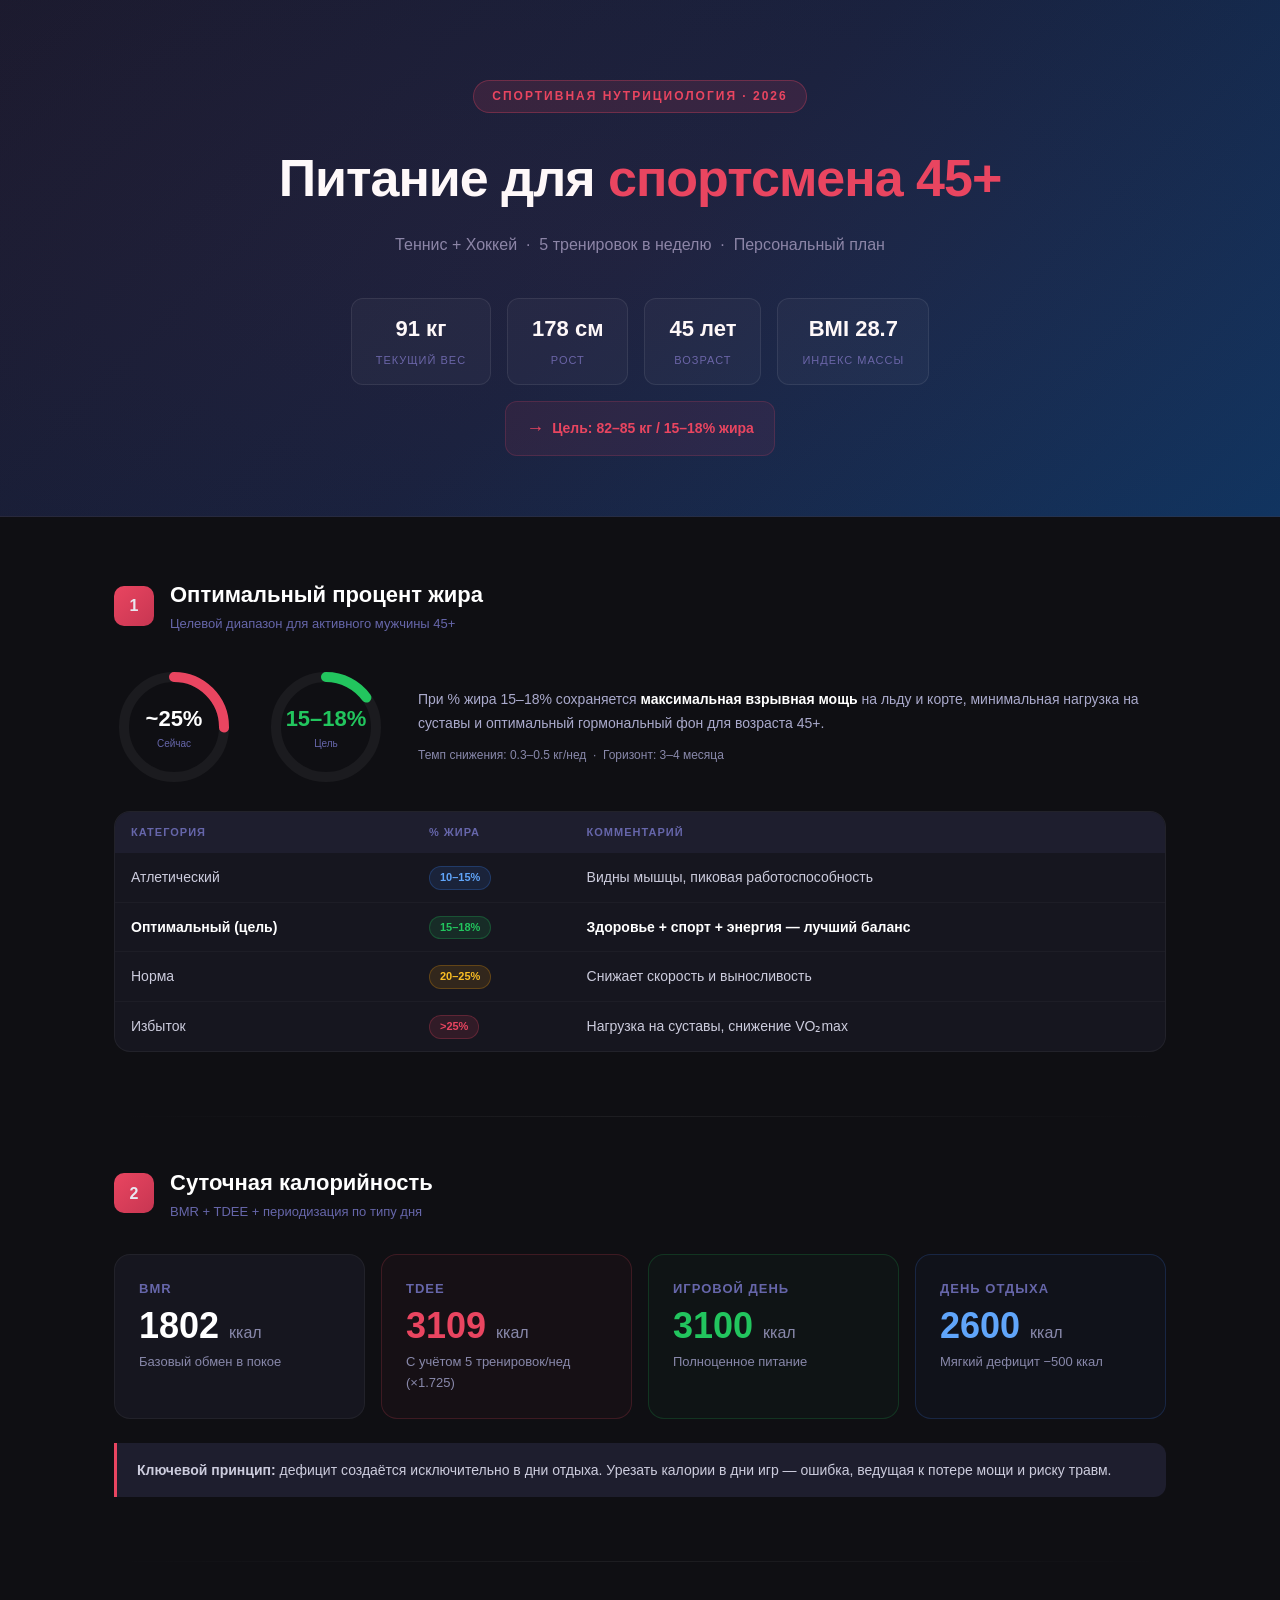
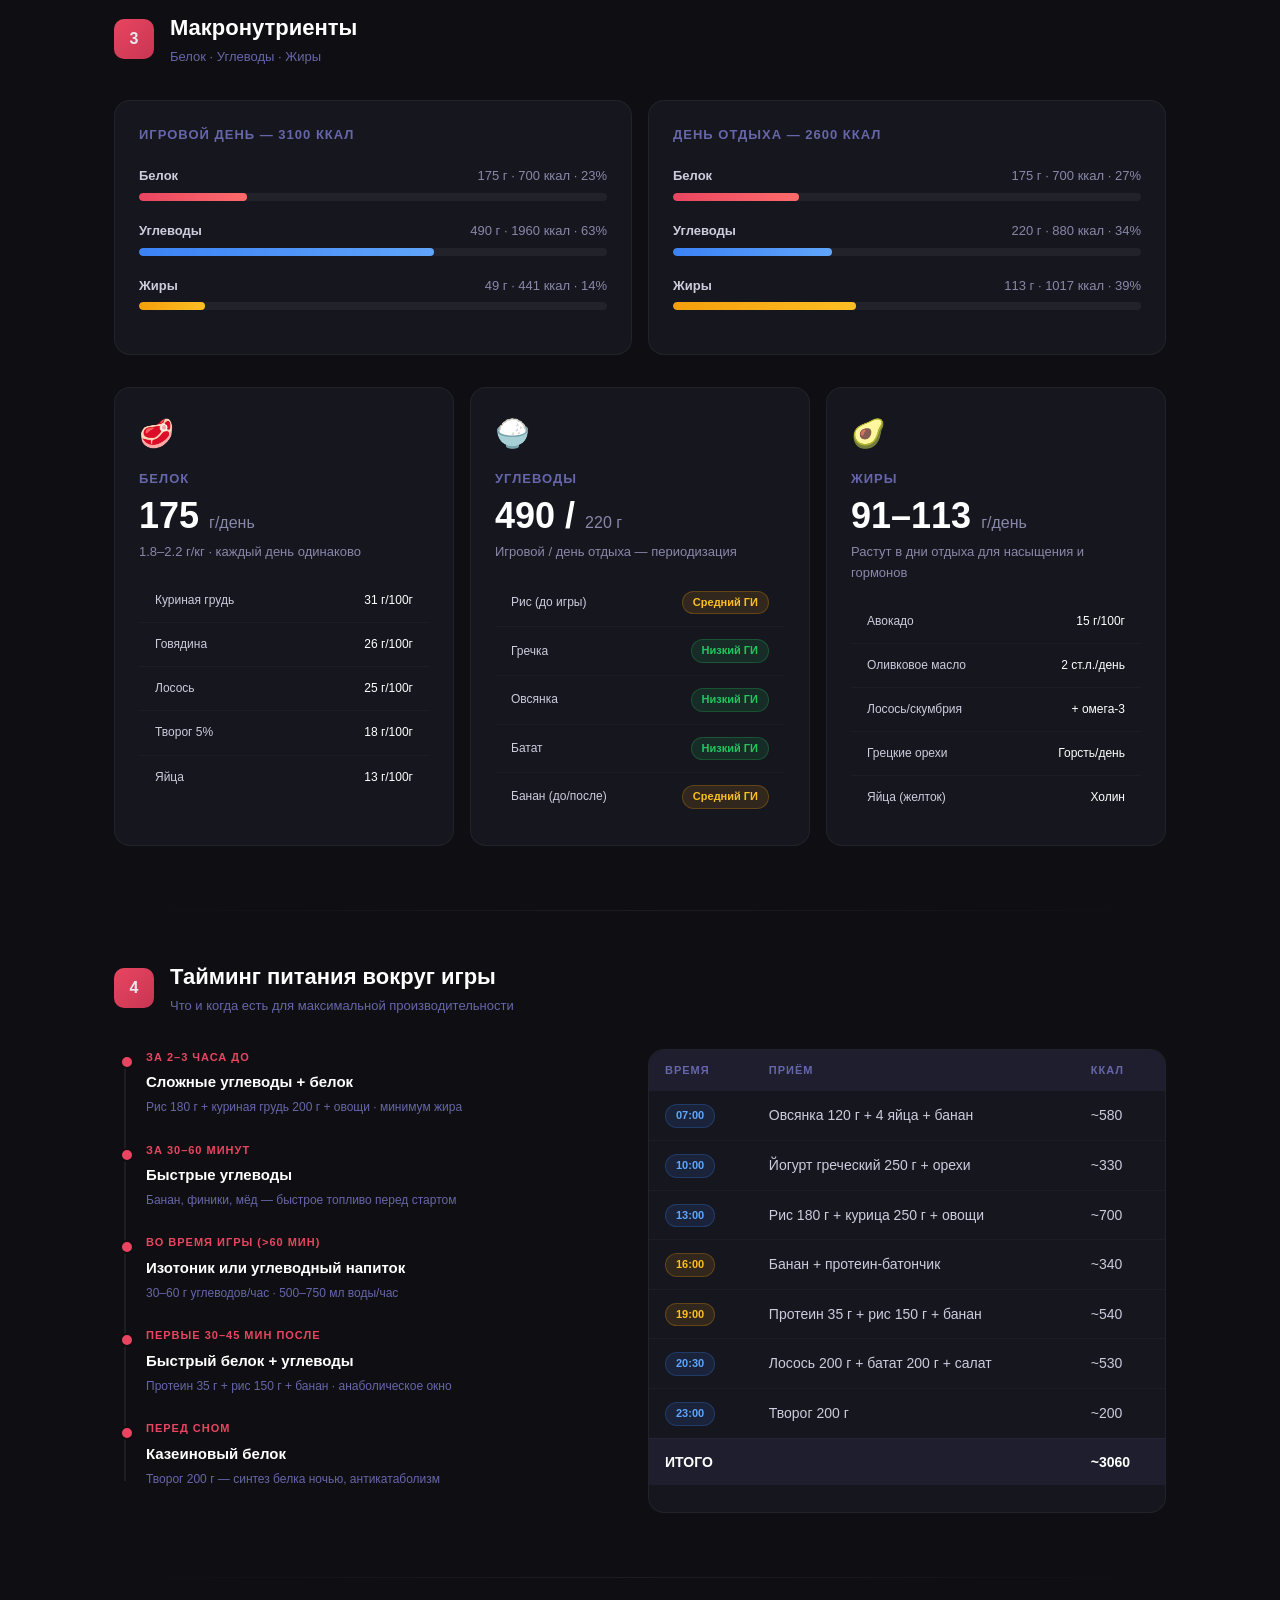
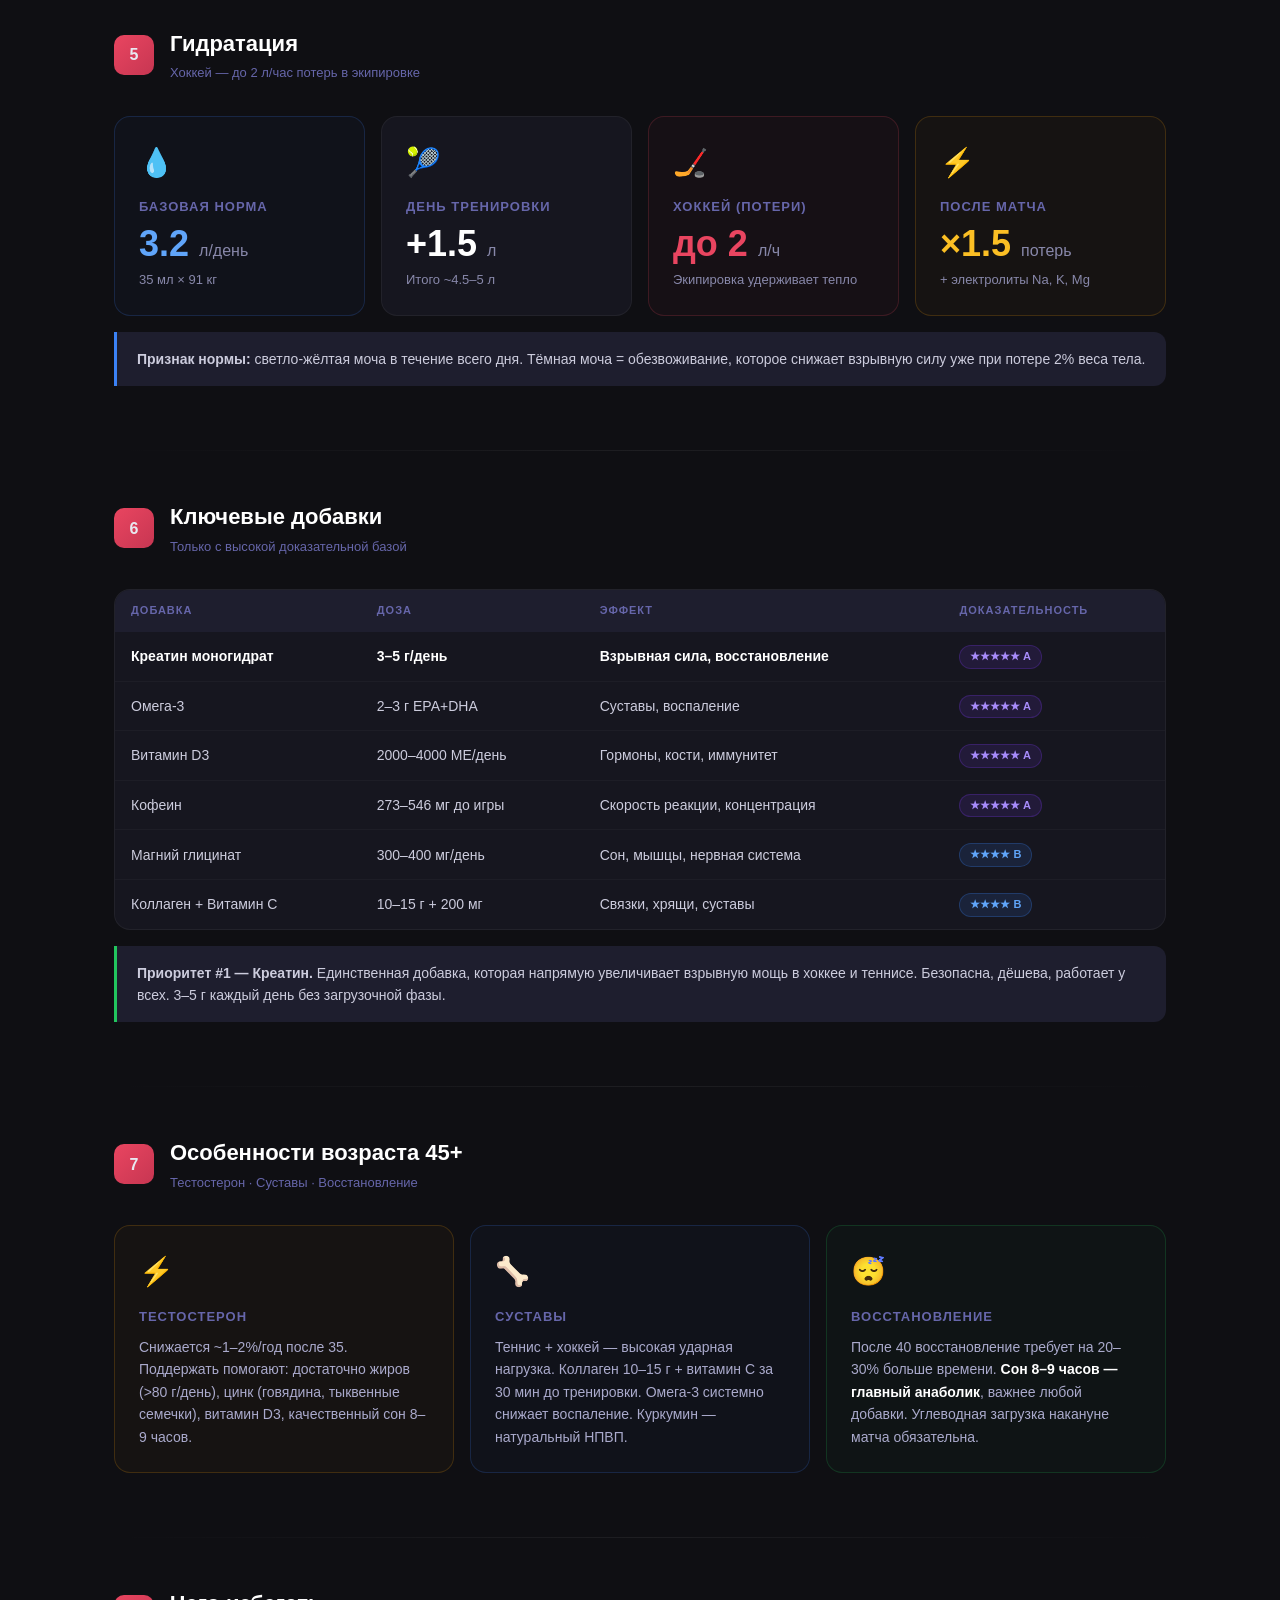
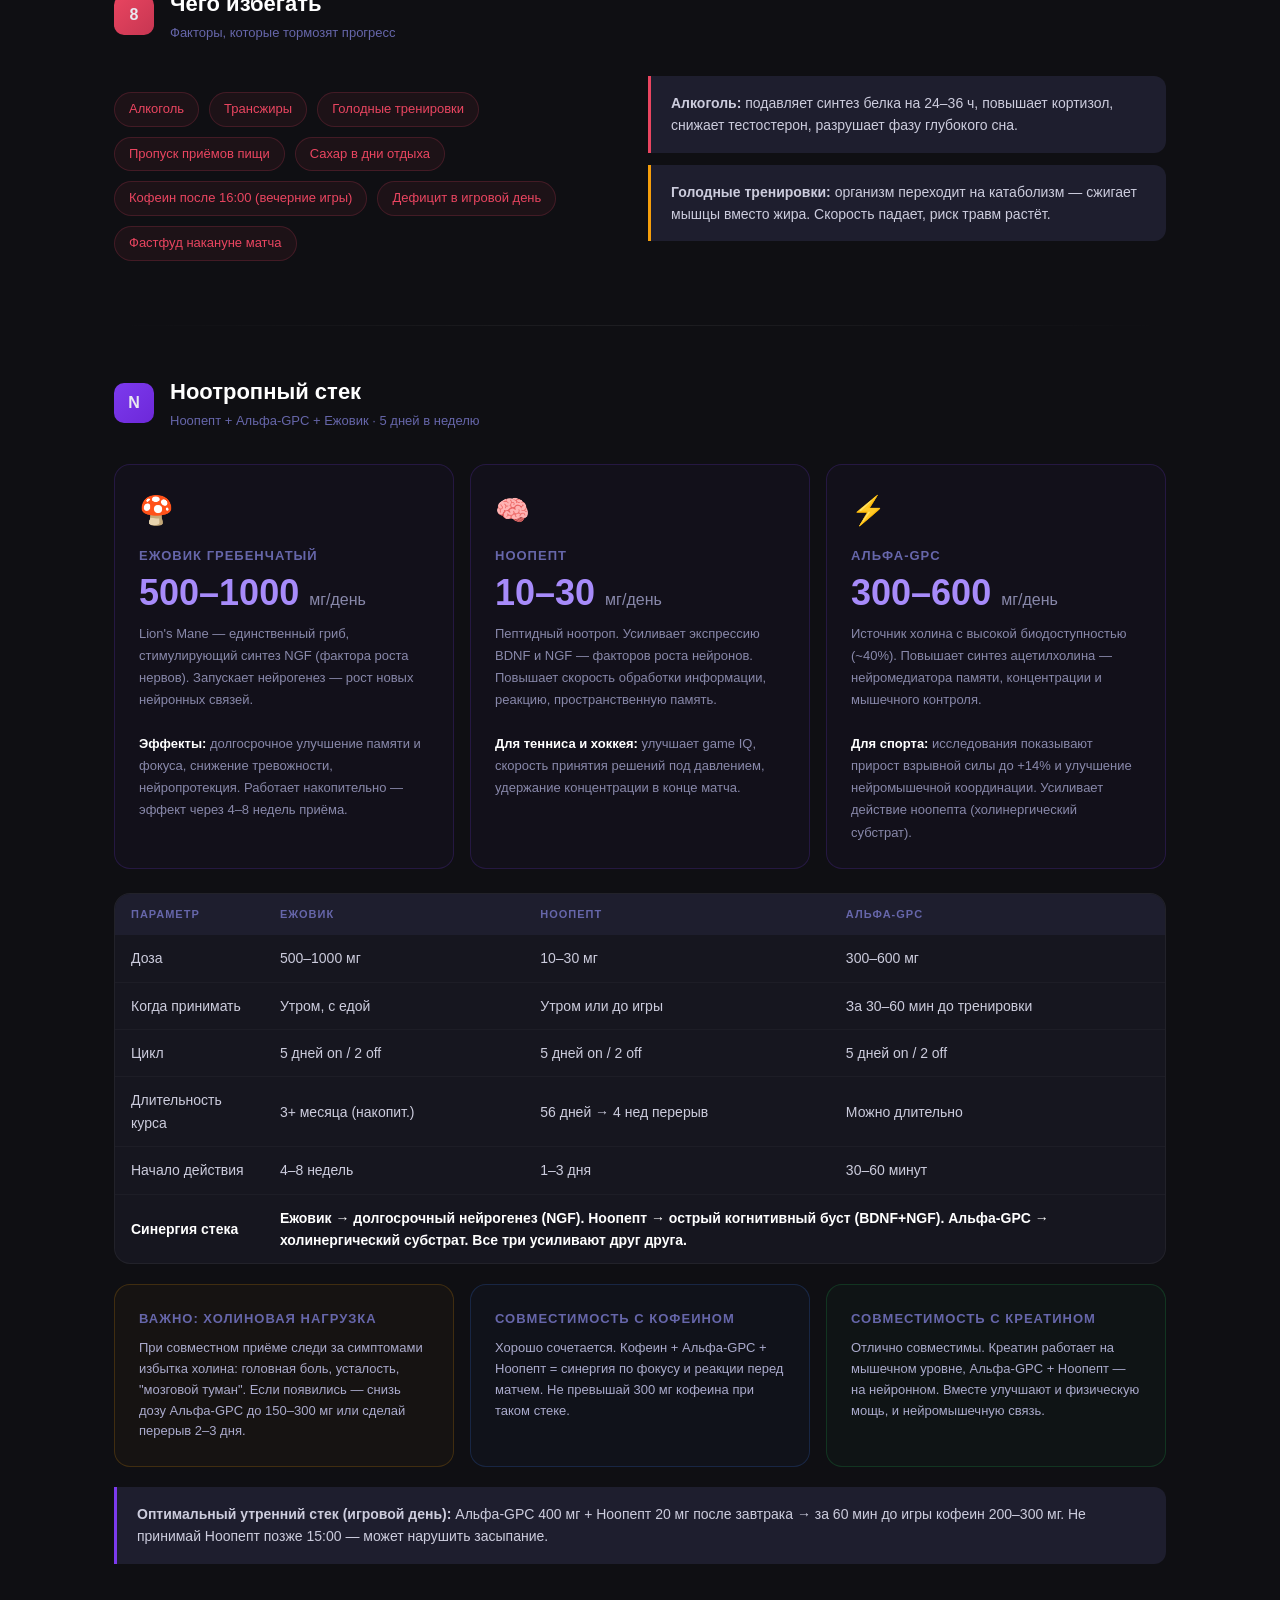
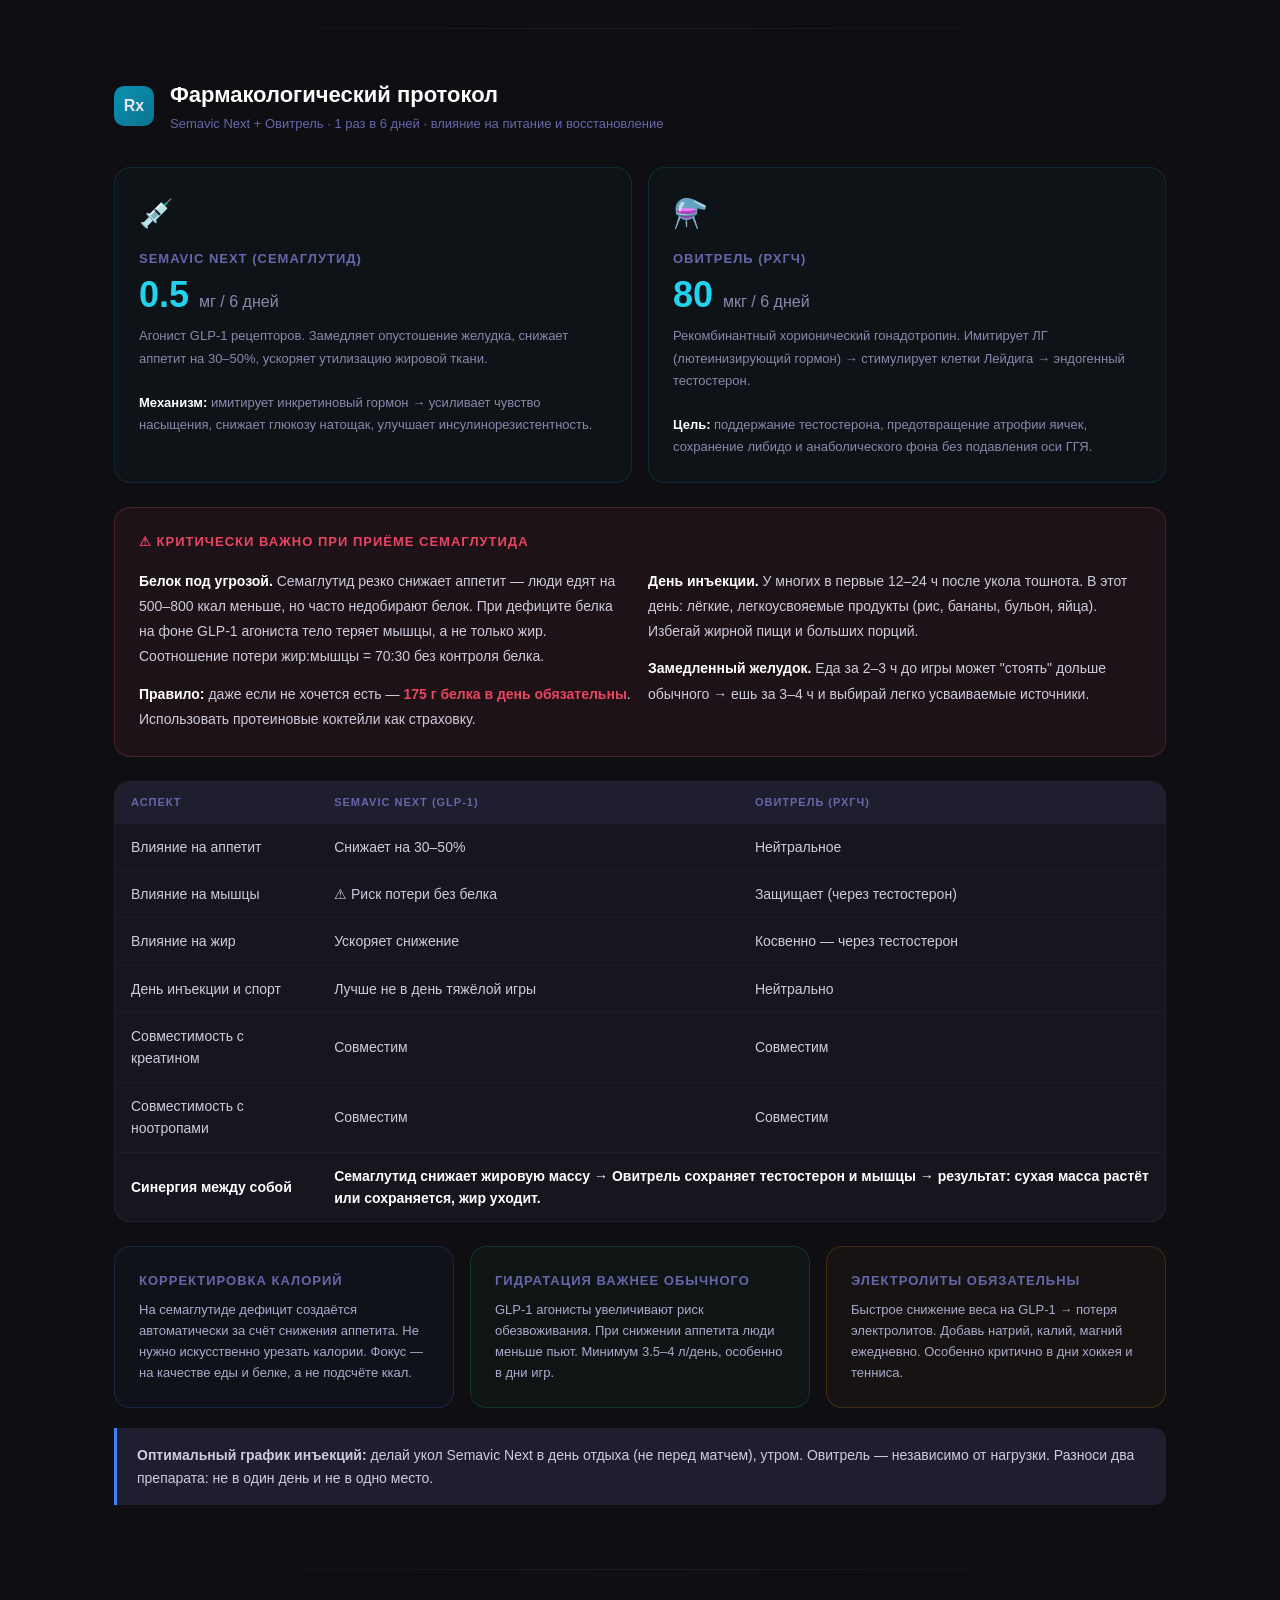
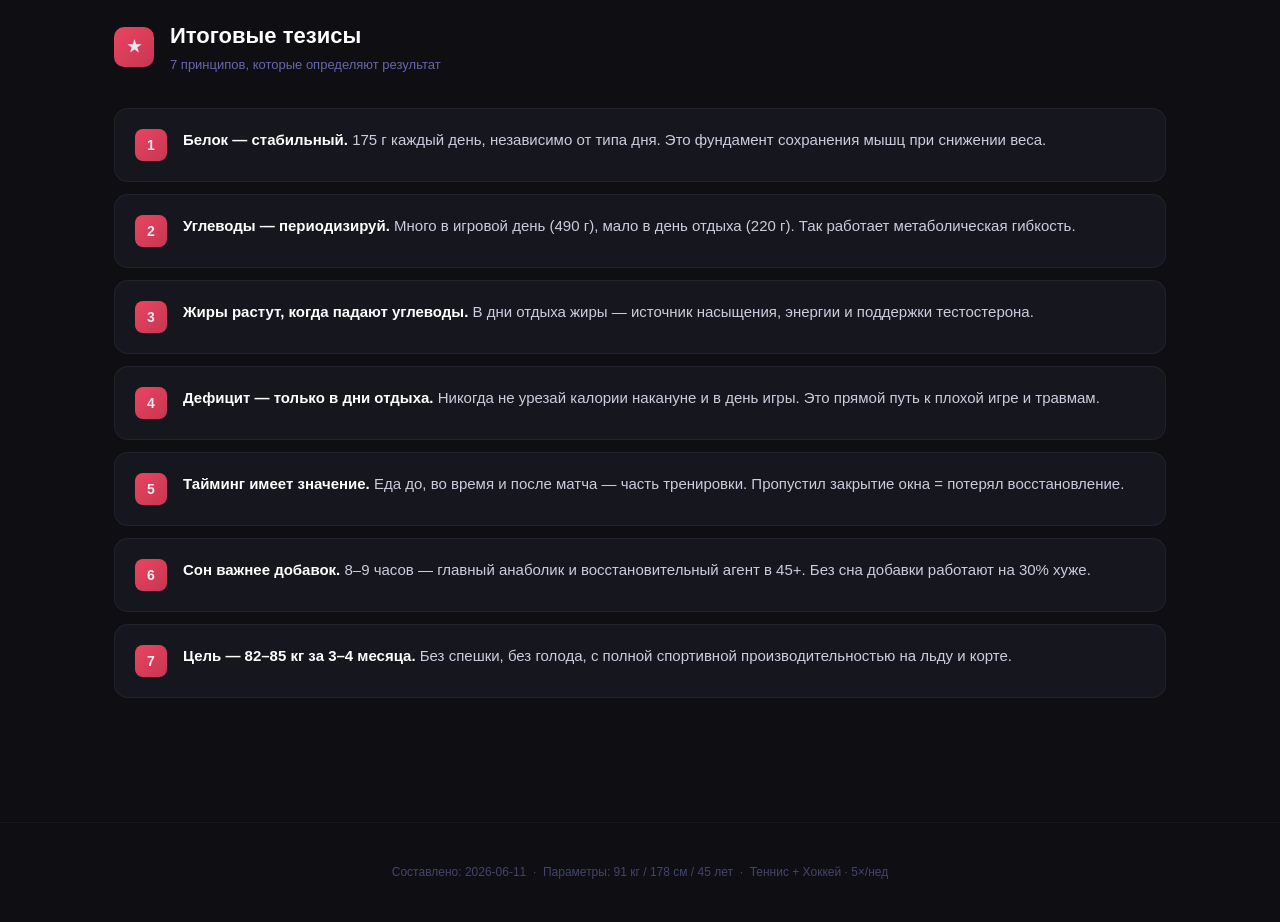
<file: index.html>
<!DOCTYPE html>
<html lang="ru">
<head>
  <meta charset="UTF-8">
  <meta name="viewport" content="width=device-width, initial-scale=1.0">
  <title>Питание для спортсмена 45+</title>
  <style>
    * { margin: 0; padding: 0; box-sizing: border-box; }

    body {
      font-family: -apple-system, BlinkMacSystemFont, 'Segoe UI', sans-serif;
      background: #0f0f13;
      color: #e8e8f0;
      line-height: 1.6;
    }

    /* HERO */
    .hero {
      background: linear-gradient(135deg, #1a1a2e 0%, #16213e 50%, #0f3460 100%);
      padding: 80px 40px 60px;
      text-align: center;
      border-bottom: 1px solid #ffffff10;
      position: relative;
      overflow: hidden;
    }
    .hero::before {
      content: '';
      position: absolute;
      top: -50%;
      left: -50%;
      width: 200%;
      height: 200%;
      background: radial-gradient(ellipse at center, #e94560 0%, transparent 60%);
      opacity: 0.05;
    }
    .hero-badge {
      display: inline-block;
      background: #e9456020;
      border: 1px solid #e9456050;
      color: #e94560;
      padding: 6px 18px;
      border-radius: 20px;
      font-size: 12px;
      font-weight: 600;
      letter-spacing: 2px;
      text-transform: uppercase;
      margin-bottom: 24px;
    }
    .hero h1 {
      font-size: clamp(28px, 5vw, 52px);
      font-weight: 800;
      letter-spacing: -1px;
      color: #fff;
      margin-bottom: 12px;
    }
    .hero h1 span { color: #e94560; }
    .hero-sub {
      font-size: 16px;
      color: #8888aa;
      margin-bottom: 40px;
    }
    .stats-row {
      display: flex;
      justify-content: center;
      flex-wrap: wrap;
      gap: 16px;
      max-width: 700px;
      margin: 0 auto;
    }
    .stat-chip {
      background: #ffffff08;
      border: 1px solid #ffffff15;
      border-radius: 12px;
      padding: 12px 24px;
      text-align: center;
    }
    .stat-chip .val {
      font-size: 22px;
      font-weight: 700;
      color: #fff;
      display: block;
    }
    .stat-chip .lbl {
      font-size: 11px;
      color: #6666aa;
      text-transform: uppercase;
      letter-spacing: 1px;
    }
    .arrow-chip {
      display: flex;
      align-items: center;
      gap: 8px;
      background: #e9456015;
      border: 1px solid #e9456030;
      border-radius: 12px;
      padding: 12px 20px;
      color: #e94560;
      font-weight: 700;
      font-size: 14px;
    }
    .arrow-chip .arrow { font-size: 18px; }

    /* LAYOUT */
    .container {
      max-width: 1100px;
      margin: 0 auto;
      padding: 60px 24px;
    }

    /* SECTION */
    .section { margin-bottom: 64px; }
    .section-header {
      display: flex;
      align-items: center;
      gap: 16px;
      margin-bottom: 32px;
    }
    .section-num {
      width: 40px;
      height: 40px;
      border-radius: 10px;
      background: linear-gradient(135deg, #e94560, #c73652);
      display: flex;
      align-items: center;
      justify-content: center;
      font-weight: 800;
      font-size: 16px;
      flex-shrink: 0;
    }
    .section-title {
      font-size: 22px;
      font-weight: 700;
      color: #fff;
    }
    .section-subtitle {
      font-size: 13px;
      color: #6666aa;
      margin-top: 2px;
    }

    /* CARDS GRID */
    .cards { display: grid; gap: 16px; }
    .cards-2 { grid-template-columns: repeat(auto-fit, minmax(300px, 1fr)); }
    .cards-3 { grid-template-columns: repeat(auto-fit, minmax(240px, 1fr)); }
    .cards-4 { grid-template-columns: repeat(auto-fit, minmax(200px, 1fr)); }

    .card {
      background: #16161f;
      border: 1px solid #ffffff0d;
      border-radius: 16px;
      padding: 24px;
    }
    .card-accent { border-color: #e9456030; background: #e9456008; }
    .card-green  { border-color: #22c55e30; background: #22c55e08; }
    .card-blue   { border-color: #3b82f630; background: #3b82f608; }
    .card-yellow { border-color: #f59e0b30; background: #f59e0b08; }

    .card h3 {
      font-size: 13px;
      text-transform: uppercase;
      letter-spacing: 1px;
      color: #6666aa;
      margin-bottom: 8px;
    }
    .card .big-num {
      font-size: 36px;
      font-weight: 800;
      color: #fff;
      line-height: 1;
    }
    .card .big-num span { font-size: 16px; color: #8888aa; font-weight: 400; }
    .card .desc {
      font-size: 13px;
      color: #8888aa;
      margin-top: 8px;
    }
    .card-icon {
      font-size: 28px;
      margin-bottom: 12px;
    }
    .card p { font-size: 14px; color: #aaaacc; }

    /* TABLE */
    .data-table {
      width: 100%;
      border-collapse: collapse;
      font-size: 14px;
    }
    .data-table th {
      background: #1e1e2e;
      color: #6666aa;
      font-size: 11px;
      text-transform: uppercase;
      letter-spacing: 1px;
      padding: 12px 16px;
      text-align: left;
    }
    .data-table td {
      padding: 12px 16px;
      border-bottom: 1px solid #ffffff08;
      color: #ccccdd;
    }
    .data-table tr:last-child td { border-bottom: none; }
    .data-table tr:hover td { background: #ffffff04; }
    .data-table .highlight td { color: #fff; font-weight: 600; }
    .data-table .total td {
      background: #1e1e2e;
      font-weight: 700;
      color: #fff;
      border-top: 1px solid #ffffff15;
    }
    .badge {
      display: inline-block;
      padding: 2px 10px;
      border-radius: 20px;
      font-size: 11px;
      font-weight: 600;
    }
    .badge-red    { background: #e9456020; color: #e94560; border: 1px solid #e9456040; }
    .badge-green  { background: #22c55e20; color: #22c55e; border: 1px solid #22c55e40; }
    .badge-blue   { background: #3b82f620; color: #60a5fa; border: 1px solid #3b82f640; }
    .badge-yellow { background: #f59e0b20; color: #fbbf24; border: 1px solid #f59e0b40; }
    .badge-stars  { background: #7c3aed20; color: #a78bfa; border: 1px solid #7c3aed40; }

    /* TABLE WRAPPER */
    .table-wrap {
      background: #16161f;
      border: 1px solid #ffffff0d;
      border-radius: 16px;
      overflow: hidden;
    }

    /* MACROS */
    .macro-bar-wrap { margin-bottom: 20px; }
    .macro-bar-label {
      display: flex;
      justify-content: space-between;
      font-size: 13px;
      margin-bottom: 6px;
    }
    .macro-bar-label .name { color: #ccccdd; font-weight: 600; }
    .macro-bar-label .val  { color: #8888aa; }
    .macro-bar-bg {
      height: 8px;
      background: #ffffff0d;
      border-radius: 4px;
      overflow: hidden;
    }
    .macro-bar {
      height: 100%;
      border-radius: 4px;
      transition: width 0.6s ease;
    }
    .bar-protein { background: linear-gradient(90deg, #e94560, #ff6b6b); }
    .bar-carbs   { background: linear-gradient(90deg, #3b82f6, #60a5fa); }
    .bar-fat     { background: linear-gradient(90deg, #f59e0b, #fbbf24); }

    /* TIMELINE */
    .timeline { position: relative; padding-left: 32px; }
    .timeline::before {
      content: '';
      position: absolute;
      left: 10px;
      top: 8px;
      bottom: 8px;
      width: 2px;
      background: #ffffff10;
    }
    .timeline-item {
      position: relative;
      margin-bottom: 24px;
    }
    .timeline-item::before {
      content: '';
      position: absolute;
      left: -26px;
      top: 6px;
      width: 10px;
      height: 10px;
      border-radius: 50%;
      background: #e94560;
      border: 2px solid #0f0f13;
    }
    .timeline-time {
      font-size: 11px;
      color: #e94560;
      font-weight: 700;
      letter-spacing: 1px;
      text-transform: uppercase;
      margin-bottom: 4px;
    }
    .timeline-meal {
      font-size: 15px;
      font-weight: 600;
      color: #fff;
      margin-bottom: 4px;
    }
    .timeline-macro {
      font-size: 12px;
      color: #6666aa;
    }
    .timeline-kcal {
      display: inline-block;
      background: #ffffff08;
      border-radius: 6px;
      padding: 2px 8px;
      font-size: 12px;
      color: #aaaacc;
      margin-left: 8px;
    }
    .timeline-total {
      background: #e9456010;
      border: 1px solid #e9456030;
      border-radius: 12px;
      padding: 12px 16px;
      font-weight: 700;
      color: #e94560;
      margin-top: 8px;
    }

    /* TIPPING BLOCKS */
    .tip-block {
      background: #1e1e2e;
      border-left: 3px solid #e94560;
      border-radius: 0 12px 12px 0;
      padding: 16px 20px;
      margin-top: 16px;
      font-size: 14px;
      color: #ccccdd;
    }
    .tip-block.blue  { border-color: #3b82f6; }
    .tip-block.green { border-color: #22c55e; }

    /* PILLS LIST */
    .pills-list { display: flex; flex-wrap: wrap; gap: 10px; margin-top: 16px; }
    .pill {
      background: #1e1e2e;
      border: 1px solid #ffffff10;
      border-radius: 20px;
      padding: 6px 14px;
      font-size: 13px;
      color: #ccccdd;
    }
    .pill.danger {
      background: #e9456010;
      border-color: #e9456030;
      color: #e94560;
    }

    /* FINAL THESES */
    .theses { display: grid; gap: 12px; }
    .thesis {
      display: flex;
      align-items: flex-start;
      gap: 16px;
      background: #16161f;
      border: 1px solid #ffffff0d;
      border-radius: 14px;
      padding: 20px;
    }
    .thesis-num {
      width: 32px;
      height: 32px;
      border-radius: 8px;
      background: linear-gradient(135deg, #e94560, #c73652);
      display: flex;
      align-items: center;
      justify-content: center;
      font-weight: 800;
      font-size: 14px;
      flex-shrink: 0;
    }
    .thesis-text { font-size: 15px; color: #ccccdd; line-height: 1.5; }
    .thesis-text strong { color: #fff; }

    /* DIVIDER */
    .divider {
      height: 1px;
      background: linear-gradient(90deg, transparent, #ffffff10, transparent);
      margin: 48px 0;
    }

    /* PROGRESS RING (body fat visual) */
    .fat-visual {
      display: flex;
      align-items: center;
      gap: 32px;
      flex-wrap: wrap;
    }
    .fat-gauge {
      position: relative;
      width: 120px;
      height: 120px;
      flex-shrink: 0;
    }
    .fat-gauge svg { transform: rotate(-90deg); }
    .fat-gauge-label {
      position: absolute;
      inset: 0;
      display: flex;
      flex-direction: column;
      align-items: center;
      justify-content: center;
      text-align: center;
    }
    .fat-gauge-label .pct { font-size: 22px; font-weight: 800; color: #fff; }
    .fat-gauge-label .sub { font-size: 10px; color: #6666aa; }

    /* FOOTER */
    footer {
      text-align: center;
      padding: 40px 24px;
      color: #44446a;
      font-size: 12px;
      border-top: 1px solid #ffffff08;
    }

    /* RESPONSIVE */
    @media (max-width: 600px) {
      .hero { padding: 48px 20px 40px; }
      .container { padding: 40px 16px; }
      .cards-4 { grid-template-columns: repeat(2, 1fr); }
    }
  </style>
<style>/* mobile-fix */@media(max-width:600px){body{font-size:15px}table{display:block;overflow-x:auto;-webkit-overflow-scrolling:touch;max-width:100%;white-space:nowrap}}</style>
</head>
<body>

<!-- HERO -->
<div class="hero">
  <div class="hero-badge">Спортивная нутрициология · 2026</div>
  <h1>Питание для <span>спортсмена 45+</span></h1>
  <p class="hero-sub">Теннис + Хоккей &nbsp;·&nbsp; 5 тренировок в неделю &nbsp;·&nbsp; Персональный план</p>
  <div class="stats-row">
    <div class="stat-chip">
      <span class="val">91 кг</span>
      <span class="lbl">Текущий вес</span>
    </div>
    <div class="stat-chip">
      <span class="val">178 см</span>
      <span class="lbl">Рост</span>
    </div>
    <div class="stat-chip">
      <span class="val">45 лет</span>
      <span class="lbl">Возраст</span>
    </div>
    <div class="stat-chip">
      <span class="val">BMI 28.7</span>
      <span class="lbl">Индекс массы</span>
    </div>
    <div class="arrow-chip">
      <span class="arrow">→</span>
      <span>Цель: 82–85 кг / 15–18% жира</span>
    </div>
  </div>
</div>

<div class="container">

  <!-- 1. ПРОЦЕНТ ЖИРА -->
  <div class="section">
    <div class="section-header">
      <div class="section-num">1</div>
      <div>
        <div class="section-title">Оптимальный процент жира</div>
        <div class="section-subtitle">Целевой диапазон для активного мужчины 45+</div>
      </div>
    </div>
    <div class="fat-visual" style="margin-bottom:24px;">
      <div class="fat-gauge">
        <svg width="120" height="120" viewBox="0 0 120 120">
          <circle cx="60" cy="60" r="50" fill="none" stroke="#ffffff0d" stroke-width="10"/>
          <!-- Current ~25% of 100% range = arc of 25% -->
          <circle cx="60" cy="60" r="50" fill="none" stroke="#e94560" stroke-width="10"
            stroke-dasharray="314" stroke-dashoffset="235" stroke-linecap="round"/>
        </svg>
        <div class="fat-gauge-label">
          <span class="pct">~25%</span>
          <span class="sub">Сейчас</span>
        </div>
      </div>
      <div class="fat-gauge">
        <svg width="120" height="120" viewBox="0 0 120 120">
          <circle cx="60" cy="60" r="50" fill="none" stroke="#ffffff0d" stroke-width="10"/>
          <circle cx="60" cy="60" r="50" fill="none" stroke="#22c55e" stroke-width="10"
            stroke-dasharray="314" stroke-dashoffset="267" stroke-linecap="round"/>
        </svg>
        <div class="fat-gauge-label">
          <span class="pct" style="color:#22c55e">15–18%</span>
          <span class="sub">Цель</span>
        </div>
      </div>
      <div style="flex:1; min-width:200px;">
        <p style="color:#aaaacc; font-size:14px; line-height:1.7;">
          При % жира 15–18% сохраняется <strong style="color:#fff">максимальная взрывная мощь</strong> на льду и корте, минимальная нагрузка на суставы и оптимальный гормональный фон для возраста 45+.
        </p>
        <p style="color:#8888aa; font-size:12px; margin-top:10px;">
          Темп снижения: 0.3–0.5 кг/нед &nbsp;·&nbsp; Горизонт: 3–4 месяца
        </p>
      </div>
    </div>
    <div class="table-wrap">
      <table class="data-table">
        <thead>
          <tr><th>Категория</th><th>% жира</th><th>Комментарий</th></tr>
        </thead>
        <tbody>
          <tr><td>Атлетический</td><td><span class="badge badge-blue">10–15%</span></td><td>Видны мышцы, пиковая работоспособность</td></tr>
          <tr class="highlight"><td>Оптимальный (цель)</td><td><span class="badge badge-green">15–18%</span></td><td>Здоровье + спорт + энергия — лучший баланс</td></tr>
          <tr><td>Норма</td><td><span class="badge badge-yellow">20–25%</span></td><td>Снижает скорость и выносливость</td></tr>
          <tr><td>Избыток</td><td><span class="badge badge-red">&gt;25%</span></td><td>Нагрузка на суставы, снижение VO₂max</td></tr>
        </tbody>
      </table>
    </div>
  </div>

  <div class="divider"></div>

  <!-- 2. КАЛОРИИ -->
  <div class="section">
    <div class="section-header">
      <div class="section-num">2</div>
      <div>
        <div class="section-title">Суточная калорийность</div>
        <div class="section-subtitle">BMR + TDEE + периодизация по типу дня</div>
      </div>
    </div>
    <div class="cards cards-4" style="margin-bottom:24px;">
      <div class="card">
        <h3>BMR</h3>
        <div class="big-num">1802 <span>ккал</span></div>
        <div class="desc">Базовый обмен в покое</div>
      </div>
      <div class="card card-accent">
        <h3>TDEE</h3>
        <div class="big-num" style="color:#e94560">3109 <span style="color:#8888aa">ккал</span></div>
        <div class="desc">С учётом 5 тренировок/нед (×1.725)</div>
      </div>
      <div class="card card-green">
        <h3>Игровой день</h3>
        <div class="big-num" style="color:#22c55e">3100 <span style="color:#8888aa">ккал</span></div>
        <div class="desc">Полноценное питание</div>
      </div>
      <div class="card card-blue">
        <h3>День отдыха</h3>
        <div class="big-num" style="color:#60a5fa">2600 <span style="color:#8888aa">ккал</span></div>
        <div class="desc">Мягкий дефицит −500 ккал</div>
      </div>
    </div>
    <div class="tip-block">
      <strong>Ключевой принцип:</strong> дефицит создаётся исключительно в дни отдыха. Урезать калории в дни игр — ошибка, ведущая к потере мощи и риску травм.
    </div>
  </div>

  <div class="divider"></div>

  <!-- 3. МАКРОНУТРИЕНТЫ -->
  <div class="section">
    <div class="section-header">
      <div class="section-num">3</div>
      <div>
        <div class="section-title">Макронутриенты</div>
        <div class="section-subtitle">Белок · Углеводы · Жиры</div>
      </div>
    </div>

    <!-- БЖУ БАРЫ -->
    <div class="cards cards-2" style="margin-bottom:32px;">
      <div class="card">
        <h3 style="margin-bottom:20px;">Игровой день — 3100 ккал</h3>
        <div class="macro-bar-wrap">
          <div class="macro-bar-label">
            <span class="name">Белок</span>
            <span class="val">175 г · 700 ккал · 23%</span>
          </div>
          <div class="macro-bar-bg"><div class="macro-bar bar-protein" style="width:23%"></div></div>
        </div>
        <div class="macro-bar-wrap">
          <div class="macro-bar-label">
            <span class="name">Углеводы</span>
            <span class="val">490 г · 1960 ккал · 63%</span>
          </div>
          <div class="macro-bar-bg"><div class="macro-bar bar-carbs" style="width:63%"></div></div>
        </div>
        <div class="macro-bar-wrap">
          <div class="macro-bar-label">
            <span class="name">Жиры</span>
            <span class="val">49 г · 441 ккал · 14%</span>
          </div>
          <div class="macro-bar-bg"><div class="macro-bar bar-fat" style="width:14%"></div></div>
        </div>
      </div>
      <div class="card">
        <h3 style="margin-bottom:20px;">День отдыха — 2600 ккал</h3>
        <div class="macro-bar-wrap">
          <div class="macro-bar-label">
            <span class="name">Белок</span>
            <span class="val">175 г · 700 ккал · 27%</span>
          </div>
          <div class="macro-bar-bg"><div class="macro-bar bar-protein" style="width:27%"></div></div>
        </div>
        <div class="macro-bar-wrap">
          <div class="macro-bar-label">
            <span class="name">Углеводы</span>
            <span class="val">220 г · 880 ккал · 34%</span>
          </div>
          <div class="macro-bar-bg"><div class="macro-bar bar-carbs" style="width:34%"></div></div>
        </div>
        <div class="macro-bar-wrap">
          <div class="macro-bar-label">
            <span class="name">Жиры</span>
            <span class="val">113 г · 1017 ккал · 39%</span>
          </div>
          <div class="macro-bar-bg"><div class="macro-bar bar-fat" style="width:39%"></div></div>
        </div>
      </div>
    </div>

    <!-- 3 колонки: БЖУ -->
    <div class="cards cards-3">
      <!-- БЕЛОК -->
      <div class="card">
        <div class="card-icon">🥩</div>
        <h3>Белок</h3>
        <div class="big-num">175 <span>г/день</span></div>
        <div class="desc">1.8–2.2 г/кг · каждый день одинаково</div>
        <div style="margin-top:16px;">
          <table class="data-table" style="font-size:12px;">
            <tr><td>Куриная грудь</td><td style="text-align:right;color:#fff">31 г/100г</td></tr>
            <tr><td>Говядина</td><td style="text-align:right;color:#fff">26 г/100г</td></tr>
            <tr><td>Лосось</td><td style="text-align:right;color:#fff">25 г/100г</td></tr>
            <tr><td>Творог 5%</td><td style="text-align:right;color:#fff">18 г/100г</td></tr>
            <tr><td>Яйца</td><td style="text-align:right;color:#fff">13 г/100г</td></tr>
          </table>
        </div>
      </div>
      <!-- УГЛЕВОДЫ -->
      <div class="card">
        <div class="card-icon">🍚</div>
        <h3>Углеводы</h3>
        <div class="big-num">490 / <span>220 г</span></div>
        <div class="desc">Игровой / день отдыха — периодизация</div>
        <div style="margin-top:16px;">
          <table class="data-table" style="font-size:12px;">
            <tr><td>Рис (до игры)</td><td style="text-align:right;"><span class="badge badge-yellow">Средний ГИ</span></td></tr>
            <tr><td>Гречка</td><td style="text-align:right;"><span class="badge badge-green">Низкий ГИ</span></td></tr>
            <tr><td>Овсянка</td><td style="text-align:right;"><span class="badge badge-green">Низкий ГИ</span></td></tr>
            <tr><td>Батат</td><td style="text-align:right;"><span class="badge badge-green">Низкий ГИ</span></td></tr>
            <tr><td>Банан (до/после)</td><td style="text-align:right;"><span class="badge badge-yellow">Средний ГИ</span></td></tr>
          </table>
        </div>
      </div>
      <!-- ЖИРЫ -->
      <div class="card">
        <div class="card-icon">🥑</div>
        <h3>Жиры</h3>
        <div class="big-num">91–113 <span>г/день</span></div>
        <div class="desc">Растут в дни отдыха для насыщения и гормонов</div>
        <div style="margin-top:16px;">
          <table class="data-table" style="font-size:12px;">
            <tr><td>Авокадо</td><td style="text-align:right;color:#fff">15 г/100г</td></tr>
            <tr><td>Оливковое масло</td><td style="text-align:right;color:#fff">2 ст.л./день</td></tr>
            <tr><td>Лосось/скумбрия</td><td style="text-align:right;color:#fff">+ омега-3</td></tr>
            <tr><td>Грецкие орехи</td><td style="text-align:right;color:#fff">Горсть/день</td></tr>
            <tr><td>Яйца (желток)</td><td style="text-align:right;color:#fff">Холин</td></tr>
          </table>
        </div>
      </div>
    </div>
  </div>

  <div class="divider"></div>

  <!-- 4. ТАЙМИНГ -->
  <div class="section">
    <div class="section-header">
      <div class="section-num">4</div>
      <div>
        <div class="section-title">Тайминг питания вокруг игры</div>
        <div class="section-subtitle">Что и когда есть для максимальной производительности</div>
      </div>
    </div>
    <div class="cards cards-2">
      <div>
        <div class="timeline">
          <div class="timeline-item">
            <div class="timeline-time">За 2–3 часа до</div>
            <div class="timeline-meal">Сложные углеводы + белок</div>
            <div class="timeline-macro">Рис 180 г + куриная грудь 200 г + овощи · минимум жира</div>
          </div>
          <div class="timeline-item">
            <div class="timeline-time">За 30–60 минут</div>
            <div class="timeline-meal">Быстрые углеводы</div>
            <div class="timeline-macro">Банан, финики, мёд — быстрое топливо перед стартом</div>
          </div>
          <div class="timeline-item">
            <div class="timeline-time">Во время игры (&gt;60 мин)</div>
            <div class="timeline-meal">Изотоник или углеводный напиток</div>
            <div class="timeline-macro">30–60 г углеводов/час · 500–750 мл воды/час</div>
          </div>
          <div class="timeline-item">
            <div class="timeline-time">Первые 30–45 мин после</div>
            <div class="timeline-meal">Быстрый белок + углеводы</div>
            <div class="timeline-macro">Протеин 35 г + рис 150 г + банан · анаболическое окно</div>
          </div>
          <div class="timeline-item">
            <div class="timeline-time">Перед сном</div>
            <div class="timeline-meal">Казеиновый белок</div>
            <div class="timeline-macro">Творог 200 г — синтез белка ночью, антикатаболизм</div>
          </div>
        </div>
      </div>

      <!-- ПЛАН ДНЯ -->
      <div class="table-wrap">
        <table class="data-table">
          <thead>
            <tr><th>Время</th><th>Приём</th><th>Ккал</th></tr>
          </thead>
          <tbody>
            <tr><td><span class="badge badge-blue">07:00</span></td><td>Овсянка 120 г + 4 яйца + банан</td><td>~580</td></tr>
            <tr><td><span class="badge badge-blue">10:00</span></td><td>Йогурт греческий 250 г + орехи</td><td>~330</td></tr>
            <tr><td><span class="badge badge-blue">13:00</span></td><td>Рис 180 г + курица 250 г + овощи</td><td>~700</td></tr>
            <tr><td><span class="badge badge-yellow">16:00</span></td><td>Банан + протеин-батончик</td><td>~340</td></tr>
            <tr><td><span class="badge badge-yellow">19:00</span></td><td>Протеин 35 г + рис 150 г + банан</td><td>~540</td></tr>
            <tr><td><span class="badge badge-blue">20:30</span></td><td>Лосось 200 г + батат 200 г + салат</td><td>~530</td></tr>
            <tr><td><span class="badge badge-blue">23:00</span></td><td>Творог 200 г</td><td>~200</td></tr>
            <tr class="total"><td colspan="2">ИТОГО</td><td>~3060</td></tr>
          </tbody>
        </table>
      </div>
    </div>
  </div>

  <div class="divider"></div>

  <!-- 5. ГИДРАТАЦИЯ -->
  <div class="section">
    <div class="section-header">
      <div class="section-num">5</div>
      <div>
        <div class="section-title">Гидратация</div>
        <div class="section-subtitle">Хоккей — до 2 л/час потерь в экипировке</div>
      </div>
    </div>
    <div class="cards cards-4">
      <div class="card card-blue">
        <div class="card-icon">💧</div>
        <h3>Базовая норма</h3>
        <div class="big-num" style="color:#60a5fa">3.2 <span>л/день</span></div>
        <div class="desc">35 мл × 91 кг</div>
      </div>
      <div class="card">
        <div class="card-icon">🎾</div>
        <h3>День тренировки</h3>
        <div class="big-num">+1.5 <span>л</span></div>
        <div class="desc">Итого ~4.5–5 л</div>
      </div>
      <div class="card card-accent">
        <div class="card-icon">🏒</div>
        <h3>Хоккей (потери)</h3>
        <div class="big-num" style="color:#e94560">до 2 <span>л/ч</span></div>
        <div class="desc">Экипировка удерживает тепло</div>
      </div>
      <div class="card card-yellow">
        <div class="card-icon">⚡</div>
        <h3>После матча</h3>
        <div class="big-num" style="color:#fbbf24">×1.5 <span>потерь</span></div>
        <div class="desc">+ электролиты Na, K, Mg</div>
      </div>
    </div>
    <div class="tip-block blue" style="margin-top:16px;">
      <strong>Признак нормы:</strong> светло-жёлтая моча в течение всего дня. Тёмная моча = обезвоживание, которое снижает взрывную силу уже при потере 2% веса тела.
    </div>
  </div>

  <div class="divider"></div>

  <!-- 6. ДОБАВКИ -->
  <div class="section">
    <div class="section-header">
      <div class="section-num">6</div>
      <div>
        <div class="section-title">Ключевые добавки</div>
        <div class="section-subtitle">Только с высокой доказательной базой</div>
      </div>
    </div>
    <div class="table-wrap">
      <table class="data-table">
        <thead>
          <tr><th>Добавка</th><th>Доза</th><th>Эффект</th><th>Доказательность</th></tr>
        </thead>
        <tbody>
          <tr class="highlight">
            <td>Креатин моногидрат</td>
            <td>3–5 г/день</td>
            <td>Взрывная сила, восстановление</td>
            <td><span class="badge badge-stars">★★★★★ A</span></td>
          </tr>
          <tr>
            <td>Омега-3</td>
            <td>2–3 г EPA+DHA</td>
            <td>Суставы, воспаление</td>
            <td><span class="badge badge-stars">★★★★★ A</span></td>
          </tr>
          <tr>
            <td>Витамин D3</td>
            <td>2000–4000 МЕ/день</td>
            <td>Гормоны, кости, иммунитет</td>
            <td><span class="badge badge-stars">★★★★★ A</span></td>
          </tr>
          <tr>
            <td>Кофеин</td>
            <td>273–546 мг до игры</td>
            <td>Скорость реакции, концентрация</td>
            <td><span class="badge badge-stars">★★★★★ A</span></td>
          </tr>
          <tr>
            <td>Магний глицинат</td>
            <td>300–400 мг/день</td>
            <td>Сон, мышцы, нервная система</td>
            <td><span class="badge badge-blue">★★★★ B</span></td>
          </tr>
          <tr>
            <td>Коллаген + Витамин C</td>
            <td>10–15 г + 200 мг</td>
            <td>Связки, хрящи, суставы</td>
            <td><span class="badge badge-blue">★★★★ B</span></td>
          </tr>
        </tbody>
      </table>
    </div>
    <div class="tip-block green" style="margin-top:16px;">
      <strong>Приоритет #1 — Креатин.</strong> Единственная добавка, которая напрямую увеличивает взрывную мощь в хоккее и теннисе. Безопасна, дёшева, работает у всех. 3–5 г каждый день без загрузочной фазы.
    </div>
  </div>

  <div class="divider"></div>

  <!-- 7. 45+ -->
  <div class="section">
    <div class="section-header">
      <div class="section-num">7</div>
      <div>
        <div class="section-title">Особенности возраста 45+</div>
        <div class="section-subtitle">Тестостерон · Суставы · Восстановление</div>
      </div>
    </div>
    <div class="cards cards-3">
      <div class="card card-yellow">
        <div class="card-icon">⚡</div>
        <h3>Тестостерон</h3>
        <p>Снижается ~1–2%/год после 35. Поддержать помогают: достаточно жиров (&gt;80 г/день), цинк (говядина, тыквенные семечки), витамин D3, качественный сон 8–9 часов.</p>
      </div>
      <div class="card card-blue">
        <div class="card-icon">🦴</div>
        <h3>Суставы</h3>
        <p>Теннис + хоккей — высокая ударная нагрузка. Коллаген 10–15 г + витамин C за 30 мин до тренировки. Омега-3 системно снижает воспаление. Куркумин — натуральный НПВП.</p>
      </div>
      <div class="card card-green">
        <div class="card-icon">😴</div>
        <h3>Восстановление</h3>
        <p>После 40 восстановление требует на 20–30% больше времени. <strong style="color:#fff">Сон 8–9 часов — главный анаболик</strong>, важнее любой добавки. Углеводная загрузка накануне матча обязательна.</p>
      </div>
    </div>
  </div>

  <div class="divider"></div>

  <!-- 8. ЗАПРЕЩЁННОЕ -->
  <div class="section">
    <div class="section-header">
      <div class="section-num">8</div>
      <div>
        <div class="section-title">Чего избегать</div>
        <div class="section-subtitle">Факторы, которые тормозят прогресс</div>
      </div>
    </div>
    <div class="cards cards-2">
      <div>
        <div class="pills-list">
          <span class="pill danger">Алкоголь</span>
          <span class="pill danger">Трансжиры</span>
          <span class="pill danger">Голодные тренировки</span>
          <span class="pill danger">Пропуск приёмов пищи</span>
          <span class="pill danger">Сахар в дни отдыха</span>
          <span class="pill danger">Кофеин после 16:00 (вечерние игры)</span>
          <span class="pill danger">Дефицит в игровой день</span>
          <span class="pill danger">Фастфуд накануне матча</span>
        </div>
      </div>
      <div>
        <div class="tip-block" style="margin-top:0;">
          <strong>Алкоголь:</strong> подавляет синтез белка на 24–36 ч, повышает кортизол, снижает тестостерон, разрушает фазу глубокого сна.
        </div>
        <div class="tip-block" style="margin-top:12px; border-color:#f59e0b">
          <strong>Голодные тренировки:</strong> организм переходит на катаболизм — сжигает мышцы вместо жира. Скорость падает, риск травм растёт.
        </div>
      </div>
    </div>
  </div>

  <div class="divider"></div>

  <!-- НООТРОПЫ -->
  <div class="section">
    <div class="section-header">
      <div class="section-num" style="background:linear-gradient(135deg,#7c3aed,#6d28d9)">N</div>
      <div>
        <div class="section-title">Ноотропный стек</div>
        <div class="section-subtitle">Ноопепт + Альфа-GPC + Ежовик · 5 дней в неделю</div>
      </div>
    </div>

    <div class="cards cards-3" style="margin-bottom:24px;">
      <div class="card" style="border-color:#7c3aed30; background:#7c3aed08;">
        <div class="card-icon">🍄</div>
        <h3>Ежовик гребенчатый</h3>
        <div class="big-num" style="color:#a78bfa">500–1000 <span>мг/день</span></div>
        <div class="desc" style="margin-top:12px; line-height:1.7;">
          Lion's Mane — единственный гриб, стимулирующий синтез NGF (фактора роста нервов). Запускает нейрогенез — рост новых нейронных связей.<br><br>
          <strong style="color:#fff">Эффекты:</strong> долгосрочное улучшение памяти и фокуса, снижение тревожности, нейропротекция. Работает накопительно — эффект через 4–8 недель приёма.
        </div>
      </div>
      <div class="card" style="border-color:#7c3aed30; background:#7c3aed08;">
        <div class="card-icon">🧠</div>
        <h3>Ноопепт</h3>
        <div class="big-num" style="color:#a78bfa">10–30 <span>мг/день</span></div>
        <div class="desc" style="margin-top:12px; line-height:1.7;">
          Пептидный ноотроп. Усиливает экспрессию BDNF и NGF — факторов роста нейронов. Повышает скорость обработки информации, реакцию, пространственную память.<br><br>
          <strong style="color:#fff">Для тенниса и хоккея:</strong> улучшает game IQ, скорость принятия решений под давлением, удержание концентрации в конце матча.
        </div>
      </div>
      <div class="card" style="border-color:#7c3aed30; background:#7c3aed08;">
        <div class="card-icon">⚡</div>
        <h3>Альфа-GPC</h3>
        <div class="big-num" style="color:#a78bfa">300–600 <span>мг/день</span></div>
        <div class="desc" style="margin-top:12px; line-height:1.7;">
          Источник холина с высокой биодоступностью (~40%). Повышает синтез ацетилхолина — нейромедиатора памяти, концентрации и мышечного контроля.<br><br>
          <strong style="color:#fff">Для спорта:</strong> исследования показывают прирост взрывной силы до +14% и улучшение нейромышечной координации. Усиливает действие ноопепта (холинергический субстрат).
        </div>
      </div>
    </div>

    <div class="table-wrap" style="margin-bottom:20px;">
      <table class="data-table">
        <thead>
          <tr><th>Параметр</th><th>Ежовик</th><th>Ноопепт</th><th>Альфа-GPC</th></tr>
        </thead>
        <tbody>
          <tr><td>Доза</td><td>500–1000 мг</td><td>10–30 мг</td><td>300–600 мг</td></tr>
          <tr><td>Когда принимать</td><td>Утром, с едой</td><td>Утром или до игры</td><td>За 30–60 мин до тренировки</td></tr>
          <tr><td>Цикл</td><td>5 дней on / 2 off</td><td>5 дней on / 2 off</td><td>5 дней on / 2 off</td></tr>
          <tr><td>Длительность курса</td><td>3+ месяца (накопит.)</td><td>56 дней → 4 нед перерыв</td><td>Можно длительно</td></tr>
          <tr><td>Начало действия</td><td>4–8 недель</td><td>1–3 дня</td><td>30–60 минут</td></tr>
          <tr class="highlight"><td>Синергия стека</td><td colspan="3">Ежовик → долгосрочный нейрогенез (NGF). Ноопепт → острый когнитивный буст (BDNF+NGF). Альфа-GPC → холинергический субстрат. Все три усиливают друг друга.</td></tr>
        </tbody>
      </table>
    </div>

    <div class="cards cards-3">
      <div class="card card-yellow">
        <h3>Важно: холиновая нагрузка</h3>
        <p style="font-size:13px; color:#aaaacc; line-height:1.6; margin-top:8px;">
          При совместном приёме следи за симптомами избытка холина: головная боль, усталость, "мозговой туман". Если появились — снизь дозу Альфа-GPC до 150–300 мг или сделай перерыв 2–3 дня.
        </p>
      </div>
      <div class="card card-blue">
        <h3>Совместимость с кофеином</h3>
        <p style="font-size:13px; color:#aaaacc; line-height:1.6; margin-top:8px;">
          Хорошо сочетается. Кофеин + Альфа-GPC + Ноопепт = синергия по фокусу и реакции перед матчем. Не превышай 300 мг кофеина при таком стеке.
        </p>
      </div>
      <div class="card card-green">
        <h3>Совместимость с креатином</h3>
        <p style="font-size:13px; color:#aaaacc; line-height:1.6; margin-top:8px;">
          Отлично совместимы. Креатин работает на мышечном уровне, Альфа-GPC + Ноопепт — на нейронном. Вместе улучшают и физическую мощь, и нейромышечную связь.
        </p>
      </div>
    </div>

    <div class="tip-block" style="margin-top:20px; border-color:#7c3aed;">
      <strong>Оптимальный утренний стек (игровой день):</strong> Альфа-GPC 400 мг + Ноопепт 20 мг после завтрака → за 60 мин до игры кофеин 200–300 мг. Не принимай Ноопепт позже 15:00 — может нарушить засыпание.
    </div>
  </div>

  <div class="divider"></div>

  <!-- ФАРМАКОЛОГИЧЕСКИЙ ПРОТОКОЛ -->
  <div class="section">
    <div class="section-header">
      <div class="section-num" style="background:linear-gradient(135deg,#0891b2,#0e7490)">Rx</div>
      <div>
        <div class="section-title">Фармакологический протокол</div>
        <div class="section-subtitle">Semavic Next + Овитрель · 1 раз в 6 дней · влияние на питание и восстановление</div>
      </div>
    </div>

    <div class="cards cards-2" style="margin-bottom:24px;">
      <div class="card" style="border-color:#0891b230; background:#0891b208;">
        <div class="card-icon">💉</div>
        <h3>Semavic Next (Семаглутид)</h3>
        <div class="big-num" style="color:#22d3ee">0.5 <span>мг / 6 дней</span></div>
        <div class="desc" style="margin-top:12px; line-height:1.7;">
          Агонист GLP-1 рецепторов. Замедляет опустошение желудка, снижает аппетит на 30–50%, ускоряет утилизацию жировой ткани.<br><br>
          <strong style="color:#fff">Механизм:</strong> имитирует инкретиновый гормон → усиливает чувство насыщения, снижает глюкозу натощак, улучшает инсулинорезистентность.
        </div>
      </div>
      <div class="card" style="border-color:#0891b230; background:#0891b208;">
        <div class="card-icon">⚗️</div>
        <h3>Овитрель (рХГЧ)</h3>
        <div class="big-num" style="color:#22d3ee">80 <span>мкг / 6 дней</span></div>
        <div class="desc" style="margin-top:12px; line-height:1.7;">
          Рекомбинантный хорионический гонадотропин. Имитирует ЛГ (лютеинизирующий гормон) → стимулирует клетки Лейдига → эндогенный тестостерон.<br><br>
          <strong style="color:#fff">Цель:</strong> поддержание тестостерона, предотвращение атрофии яичек, сохранение либидо и анаболического фона без подавления оси ГГЯ.
        </div>
      </div>
    </div>

    <!-- КРИТИЧЕСКИ ВАЖНО ПРИ СЕМАГЛУТИДЕ -->
    <div style="background:#e9456010; border:1px solid #e9456040; border-radius:16px; padding:24px; margin-bottom:24px;">
      <div style="font-size:13px; text-transform:uppercase; letter-spacing:1px; color:#e94560; margin-bottom:16px; font-weight:700;">⚠ Критически важно при приёме семаглутида</div>
      <div class="cards cards-2" style="margin:0;">
        <div>
          <p style="font-size:14px; color:#ccccdd; line-height:1.8; margin-bottom:12px;">
            <strong style="color:#fff">Белок под угрозой.</strong> Семаглутид резко снижает аппетит — люди едят на 500–800 ккал меньше, но часто недобирают белок. При дефиците белка на фоне GLP-1 агониста тело теряет мышцы, а не только жир. Соотношение потери жир:мышцы = 70:30 без контроля белка.
          </p>
          <p style="font-size:14px; color:#ccccdd; line-height:1.8;">
            <strong style="color:#fff">Правило:</strong> даже если не хочется есть — <strong style="color:#e94560">175 г белка в день обязательны</strong>. Использовать протеиновые коктейли как страховку.
          </p>
        </div>
        <div>
          <p style="font-size:14px; color:#ccccdd; line-height:1.8; margin-bottom:12px;">
            <strong style="color:#fff">День инъекции.</strong> У многих в первые 12–24 ч после укола тошнота. В этот день: лёгкие, легкоусвояемые продукты (рис, бананы, бульон, яйца). Избегай жирной пищи и больших порций.
          </p>
          <p style="font-size:14px; color:#ccccdd; line-height:1.8;">
            <strong style="color:#fff">Замедленный желудок.</strong> Еда за 2–3 ч до игры может "стоять" дольше обычного → ешь за 3–4 ч и выбирай легко усваиваемые источники.
          </p>
        </div>
      </div>
    </div>

    <div class="table-wrap" style="margin-bottom:24px;">
      <table class="data-table">
        <thead>
          <tr><th>Аспект</th><th>Semavic Next (GLP-1)</th><th>Овитрель (рХГЧ)</th></tr>
        </thead>
        <tbody>
          <tr><td>Влияние на аппетит</td><td>Снижает на 30–50%</td><td>Нейтральное</td></tr>
          <tr><td>Влияние на мышцы</td><td>⚠ Риск потери без белка</td><td>Защищает (через тестостерон)</td></tr>
          <tr><td>Влияние на жир</td><td>Ускоряет снижение</td><td>Косвенно — через тестостерон</td></tr>
          <tr><td>День инъекции и спорт</td><td>Лучше не в день тяжёлой игры</td><td>Нейтрально</td></tr>
          <tr><td>Совместимость с креатином</td><td>Совместим</td><td>Совместим</td></tr>
          <tr><td>Совместимость с ноотропами</td><td>Совместим</td><td>Совместим</td></tr>
          <tr class="highlight"><td>Синергия между собой</td><td colspan="2">Семаглутид снижает жировую массу → Овитрель сохраняет тестостерон и мышцы → результат: сухая масса растёт или сохраняется, жир уходит.</td></tr>
        </tbody>
      </table>
    </div>

    <div class="cards cards-3">
      <div class="card card-blue">
        <h3>Корректировка калорий</h3>
        <p style="font-size:13px; color:#aaaacc; line-height:1.6; margin-top:8px;">
          На семаглутиде дефицит создаётся автоматически за счёт снижения аппетита. Не нужно искусственно урезать калории. Фокус — на качестве еды и белке, а не подсчёте ккал.
        </p>
      </div>
      <div class="card card-green">
        <h3>Гидратация важнее обычного</h3>
        <p style="font-size:13px; color:#aaaacc; line-height:1.6; margin-top:8px;">
          GLP-1 агонисты увеличивают риск обезвоживания. При снижении аппетита люди меньше пьют. Минимум 3.5–4 л/день, особенно в дни игр.
        </p>
      </div>
      <div class="card card-yellow">
        <h3>Электролиты обязательны</h3>
        <p style="font-size:13px; color:#aaaacc; line-height:1.6; margin-top:8px;">
          Быстрое снижение веса на GLP-1 → потеря электролитов. Добавь натрий, калий, магний ежедневно. Особенно критично в дни хоккея и тенниса.
        </p>
      </div>
    </div>

    <div class="tip-block blue" style="margin-top:20px;">
      <strong>Оптимальный график инъекций:</strong> делай укол Semavic Next в день отдыха (не перед матчем), утром. Овитрель — независимо от нагрузки. Разноси два препарата: не в один день и не в одно место.
    </div>
  </div>

  <div class="divider"></div>

  <!-- ФИНАЛЬНЫЕ ТЕЗИСЫ -->
  <div class="section">
    <div class="section-header">
      <div class="section-num">★</div>
      <div>
        <div class="section-title">Итоговые тезисы</div>
        <div class="section-subtitle">7 принципов, которые определяют результат</div>
      </div>
    </div>
    <div class="theses">
      <div class="thesis">
        <div class="thesis-num">1</div>
        <div class="thesis-text"><strong>Белок — стабильный.</strong> 175 г каждый день, независимо от типа дня. Это фундамент сохранения мышц при снижении веса.</div>
      </div>
      <div class="thesis">
        <div class="thesis-num">2</div>
        <div class="thesis-text"><strong>Углеводы — периодизируй.</strong> Много в игровой день (490 г), мало в день отдыха (220 г). Так работает метаболическая гибкость.</div>
      </div>
      <div class="thesis">
        <div class="thesis-num">3</div>
        <div class="thesis-text"><strong>Жиры растут, когда падают углеводы.</strong> В дни отдыха жиры — источник насыщения, энергии и поддержки тестостерона.</div>
      </div>
      <div class="thesis">
        <div class="thesis-num">4</div>
        <div class="thesis-text"><strong>Дефицит — только в дни отдыха.</strong> Никогда не урезай калории накануне и в день игры. Это прямой путь к плохой игре и травмам.</div>
      </div>
      <div class="thesis">
        <div class="thesis-num">5</div>
        <div class="thesis-text"><strong>Тайминг имеет значение.</strong> Еда до, во время и после матча — часть тренировки. Пропустил закрытие окна = потерял восстановление.</div>
      </div>
      <div class="thesis">
        <div class="thesis-num">6</div>
        <div class="thesis-text"><strong>Сон важнее добавок.</strong> 8–9 часов — главный анаболик и восстановительный агент в 45+. Без сна добавки работают на 30% хуже.</div>
      </div>
      <div class="thesis">
        <div class="thesis-num">7</div>
        <div class="thesis-text"><strong>Цель — 82–85 кг за 3–4 месяца.</strong> Без спешки, без голода, с полной спортивной производительностью на льду и корте.</div>
      </div>
    </div>
  </div>

</div>

<footer>
  Составлено: 2026-06-11 &nbsp;·&nbsp; Параметры: 91 кг / 178 см / 45 лет &nbsp;·&nbsp; Теннис + Хоккей · 5×/нед
</footer>

</body>
</html>
</file>
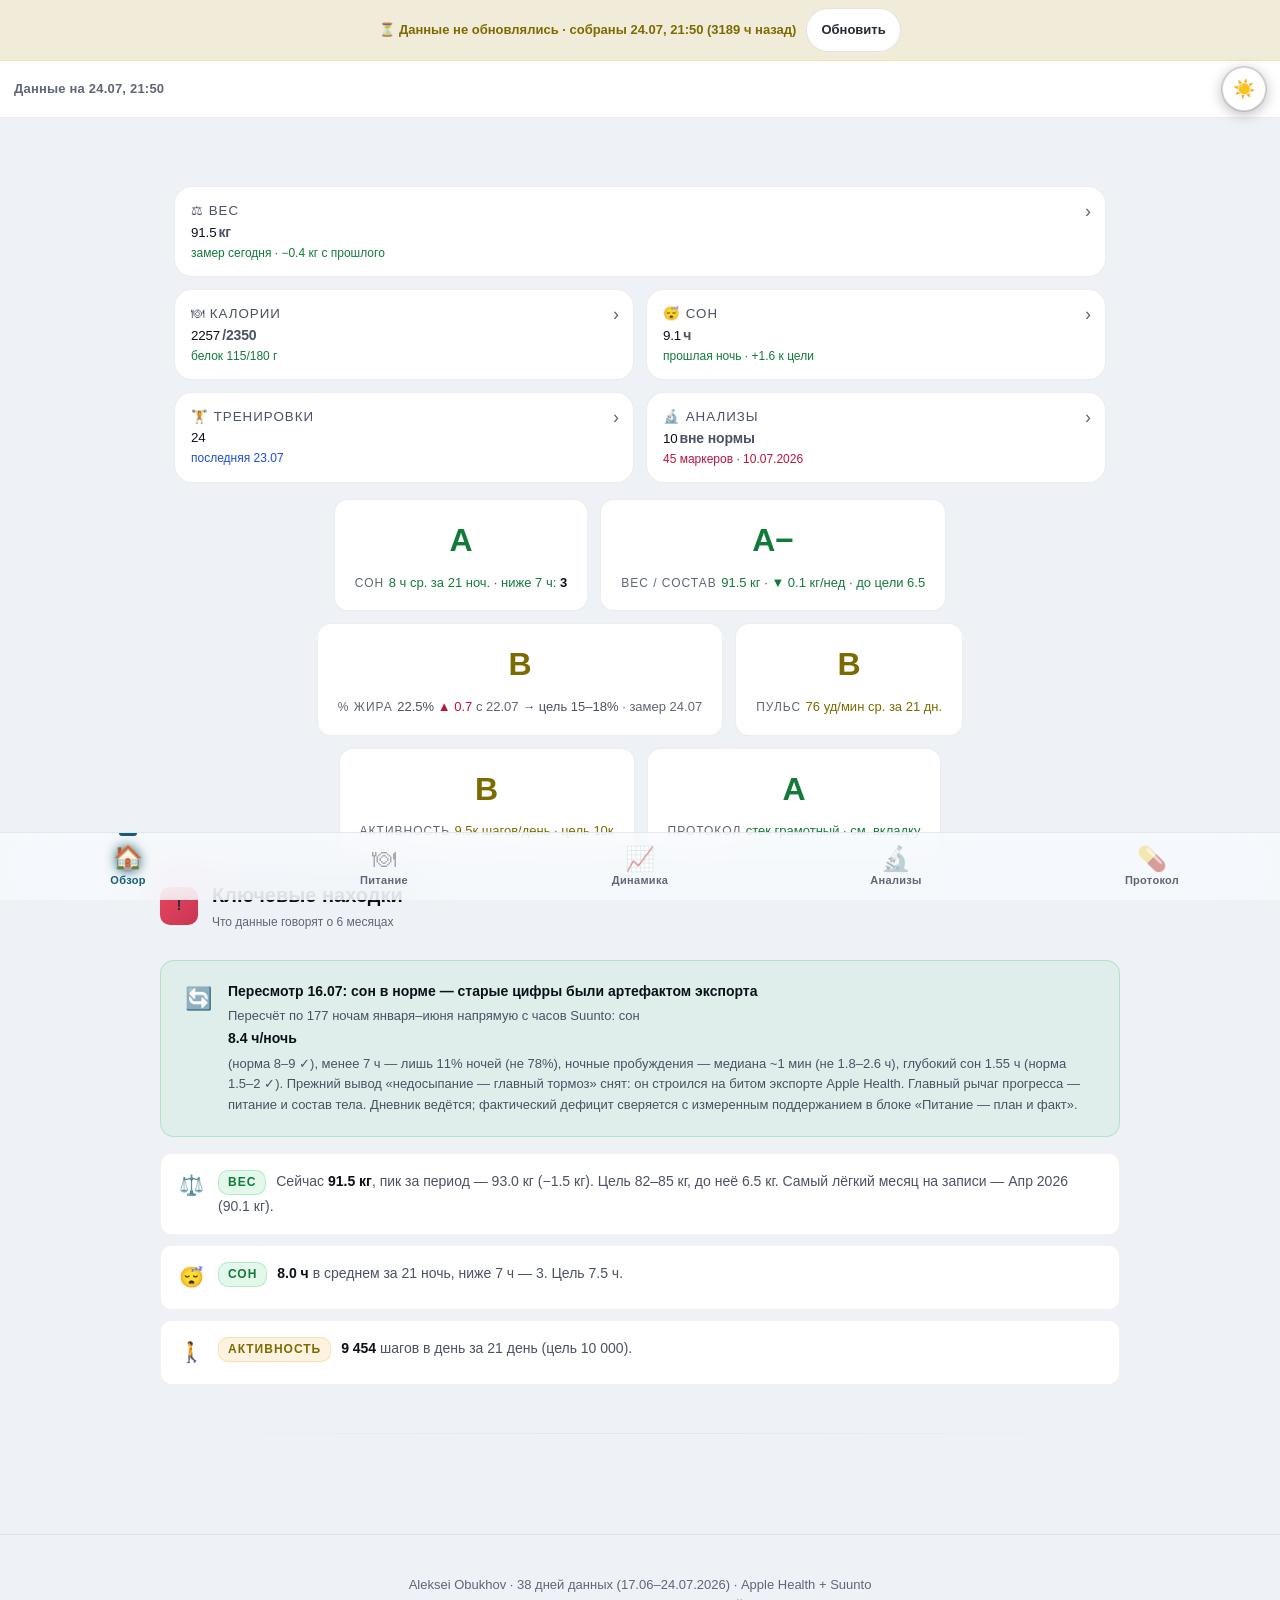
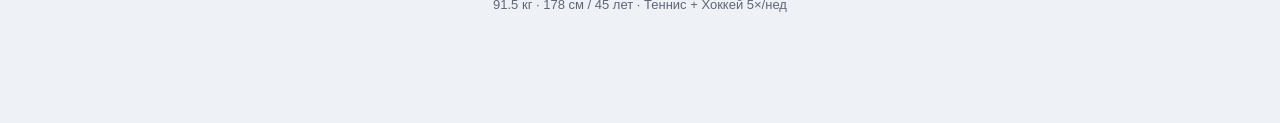
<file: feedback_2026.html>
<!DOCTYPE html>
<html lang="ru">
<head>
<meta charset="UTF-8">
<meta name="viewport" content="width=device-width, initial-scale=1">
<script>
/* Resolve theme before first paint (no flash): stored choice wins, else follow the OS. */
(function(){try{
  var t=localStorage.getItem('theme');
  if(t!=='light'&&t!=='dark'){t=(window.matchMedia&&window.matchMedia('(prefers-color-scheme: light)').matches)?'light':'dark';}
  document.documentElement.setAttribute('data-theme',t);
}catch(e){}})();
</script>
<title>Aleksei · Обратная связь 2026</title>
<meta name="generated" content="2026-07-24T21:50">
<link rel="manifest" href="manifest.webmanifest">
<meta name="theme-color" content="#0891b2">
<meta name="apple-mobile-web-app-capable" content="yes">
<meta name="apple-mobile-web-app-status-bar-style" content="black-translucent">
<meta name="apple-mobile-web-app-title" content="Health">
<link rel="apple-touch-icon" href="icons/icon-180.png">
<link rel="stylesheet" href="app.css">
<script src="app.js" defer></script>
<style>
*{margin:0;padding:0;box-sizing:border-box}
body{font-family:-apple-system,BlinkMacSystemFont,'Segoe UI',sans-serif;background:var(--bg);color:var(--text);line-height:1.55}
.hero{background:linear-gradient(135deg,var(--bg-hero-1) 0%,var(--bg-hero-2) 60%,var(--bg-hero-3) 100%);padding:28px 24px 24px;text-align:center;border-bottom:1px solid var(--line)}
.badge{display:inline-block;padding:5px 16px;border-radius:20px;font-size:12px;font-weight:700;letter-spacing:2px;text-transform:uppercase;margin-bottom:10px;background:#e9456020;border:1px solid #e9456050;color:#e94560}
h1{font-size:clamp(22px,4vw,34px);font-weight:800;color:var(--text-hi);margin-bottom:6px}
.hero-sub{font-size:14px;color:var(--text-3);margin-bottom:0}
.score-grid{display:flex;flex-wrap:wrap;justify-content:center;gap:12px;max-width:900px;margin:0 auto 20px}
.score-card{background:var(--surface);border:1px solid var(--line);border-radius:14px;padding:16px 20px;text-align:center;min-width:130px}
.score-card .grade{font-size:32px;font-weight:800;display:block;margin-bottom:4px}
.score-card .area{font-size:12px;color:var(--text-3);text-transform:uppercase;letter-spacing:1px}
.score-card .delta{font-size:13px;margin-top:4px}

.container{max-width:1000px;margin:0 auto;padding:52px 20px}
.section{margin-bottom:48px}
.sec-header{display:flex;align-items:center;gap:14px;margin-bottom:28px}
.sec-num{width:38px;height:38px;border-radius:10px;display:flex;align-items:center;justify-content:center;font-weight:800;font-size:14px;flex-shrink:0}
.sec-title{margin:0;font-weight:800;font-size:20px;font-weight:700;color:var(--text-hi)}
.sec-sub{font-size:12px;color:var(--text-3);margin-top:2px}

/* Cards */
.cards{display:grid;gap:16px}
.cards-2{grid-template-columns:repeat(auto-fit,minmax(300px,1fr))}
.cards-3{grid-template-columns:repeat(auto-fit,minmax(240px,1fr))}
.card{background:var(--surface);border:1px solid var(--line-soft);border-radius:16px;padding:24px}
.card-red   {border-color:#e9456030;background:#e9456008}
.card-green {border-color:#22c55e30;background:#22c55e08}
.card-blue  {border-color:#3b82f630;background:#3b82f608}
.card-yellow{border-color:#f59e0b30;background:#f59e0b08}
.card-purple{border-color:#7c3aed30;background:#7c3aed08}
.card h3{font-size:13px;text-transform:uppercase;letter-spacing:1px;color:var(--text-3);margin-bottom:10px;font-weight:700}
.card .big{font-size:32px;font-weight:800;color:var(--text-hi);line-height:1}
.card .small{font-size:13px;color:var(--text-2);margin-top:8px;line-height:1.6}

/* Data table */
.data-table{width:100%;border-collapse:collapse;font-size:14px}
.data-table th{background:var(--surface-2);color:var(--text-3);font-size:12px;text-transform:uppercase;letter-spacing:1px;padding:10px 14px;text-align:left}
.data-table td{padding:10px 14px;border-bottom:1px solid var(--line-hair);color:var(--text-2)}
.data-table tr:last-child td{border:none}
.table-wrap{background:var(--surface);border:1px solid var(--line-soft);border-radius:14px;overflow-x:auto;-webkit-overflow-scrolling:touch}

/* Alert */
.alert{border-radius:14px;padding:20px 24px;margin-bottom:16px;display:flex;gap:16px;align-items:flex-start}
.alert-red   {background:#e9456012;border:1px solid #e9456040}
.alert-yellow{background:#f59e0b12;border:1px solid #f59e0b40}
.alert-green {background:#22c55e12;border:1px solid #22c55e40}
.alert-icon{font-size:22px;flex-shrink:0;margin-top:1px}
.alert-body strong{color:var(--text-hi);font-size:14px;display:block;margin-bottom:4px}
.alert-body p{font-size:13px;color:var(--text-2);line-height:1.6}

/* Recommendations list */
.rec-list{list-style:none;display:flex;flex-direction:column;gap:10px}
.rec-item{display:flex;gap:14px;align-items:flex-start;background:var(--surface);border:1px solid var(--line-soft);border-radius:12px;padding:16px 18px}
.rec-icon{font-size:20px;flex-shrink:0}
.rec-body{font-size:14px;color:var(--text-2);line-height:1.6}
.rec-body strong{color:var(--text-hi)}
.rec-tag{display:inline-block;padding:2px 9px;border-radius:10px;font-size:12px;font-weight:700;text-transform:uppercase;letter-spacing:1px;margin-right:6px}
.tag-red   {background:#e9456020;color:#e94560;border:1px solid #e9456040}
.tag-yellow{background:#f59e0b20;color:#fbbf24;border:1px solid #f59e0b40}
.tag-green {background:#22c55e20;color:#22c55e;border:1px solid #22c55e40}
.tag-blue  {background:#3b82f620;color:#60a5fa;border:1px solid #3b82f640}

/* Priority table */
.priority-grid{display:flex;flex-direction:column;gap:10px}
.prio-item{display:flex;align-items:center;gap:14px;background:var(--surface);border:1px solid var(--line-soft);border-radius:12px;padding:14px 18px}
.prio-num{width:28px;height:28px;border-radius:7px;display:flex;align-items:center;justify-content:center;font-weight:800;font-size:13px;flex-shrink:0}
.prio-text{flex:1;font-size:14px;color:var(--text-2)}
.prio-text strong{color:var(--text-hi);display:block;margin-bottom:2px}
.prio-text span{font-size:13px;color:var(--text-3)}
.prio-impact{font-size:12px;font-weight:700;padding:3px 10px;border-radius:8px}

/* Month comparison */
.month-bar{margin-bottom:12px}
.month-bar-label{display:flex;justify-content:space-between;font-size:12px;color:var(--text-2);margin-bottom:5px}
.month-bar-label strong{color:var(--text-hi)}
.bar-bg{height:8px;background:var(--line-soft);border-radius:4px;overflow:hidden}
.bar-fill{height:100%;border-radius:4px}

/* Divider */
.divider{height:1px;background:linear-gradient(90deg,transparent,var(--line-soft),transparent);margin:48px 0}

footer{text-align:center;padding:40px;color:var(--text-3);font-size:13px;border-top:1px solid var(--line-hair)}
@media(max-width:600px){
  .container{padding:32px 14px}
  .hero{padding:20px 16px 18px}
  h1{font-size:22px}
  .hero-sub{margin-bottom:0}
  .cards-2,.cards-3{grid-template-columns:1fr}
  .score-card{min-width:calc(50% - 8px);flex:1 1 calc(50% - 8px);padding:12px 10px}
  .score-card .grade{font-size:26px}
  .data-table{font-size:13px;min-width:520px}
  .data-table th{padding:8px 10px;font-size:12px}
  .data-table td{padding:8px 10px}
  .sec-title{font-size:18px}
  .sec-header{gap:10px;margin-bottom:20px}
  .card{padding:18px}
  .section{margin-bottom:32px}
  .alert{padding:16px}
  .divider{margin:32px 0}
  .prio-item{flex-wrap:wrap}
}
</style>
</head>
<body>

<!-- HERO -->
<div class="hero">
  <!-- HERO_SUB:START -->
  <h1 class="sr-only">Сводка здоровья · 17.06–24.07.2026</h1>
  <span class="appbar-when">Данные на 24.07, 21:50</span>
  <!-- HERO_SUB:END -->

  <div class="score-grid">
    <!-- SCORECARDS:START -->
    <div class="score-card">
      <span class="grade" style="color:#22c55e">A</span>
      <span class="area">Сон</span>
      <span class="delta" style="color:#22c55e">8 ч ср. за 21 ноч. · ниже 7 ч: <b style="color:#fff">3</b></span>
    </div>
    <div class="score-card">
      <span class="grade" style="color:#22c55e">A−</span>
      <span class="area">Вес / Состав</span>
      <span class="delta" style="color:#22c55e">91.5 кг · ▼ 0.1 кг/нед · до цели 6.5</span>
    </div>
    <div class="score-card">
      <span class="grade" style="color:#f59e0b">B</span>
      <span class="area">% Жира</span>
      <span class="delta" style="color:#aaaacc">22.5% <span style="color:#e94560">▲ 0.7</span><span style="color:#6666aa"> с 22.07</span> → цель 15–18%<span style="color:#6666aa"> · замер 24.07</span></span>
    </div>
    <div class="score-card">
      <span class="grade" style="color:#f59e0b">B</span>
      <span class="area">Пульс</span>
      <span class="delta" style="color:#f59e0b">76 уд/мин ср. за 21 дн.</span>
    </div>
    <div class="score-card">
      <span class="grade" style="color:#f59e0b">B</span>
      <span class="area">Активность</span>
      <span class="delta" style="color:#f59e0b">9.5к шагов/день · цель 10к</span>
    </div>
    <div class="score-card">
      <span class="grade" style="color:#22c55e">A</span>
      <span class="area">Протокол</span>
      <span class="delta" style="color:#22c55e">стек грамотный · см. вкладку</span>
    </div>
    <!-- SCORECARDS:END -->
  </div>
</div>

<main class="container">

<!-- CHARTS_HEALTH:START -->
<div class="section">
  <script type="application/json" class="ovkpi">{"order": 1, "span": 2, "icon": "⚖", "label": "Вес", "value": "91.5", "unit": "кг", "sub": "замер сегодня · −0.4 кг с прошлого", "color": "good", "tab": "vosst"}</script><script type="application/json" class="ovkpi">{"order": 3, "icon": "😴", "label": "Сон", "value": "9.1", "unit": "ч", "sub": "прошлая ночь · +1.6 к цели", "color": "good", "tab": "vosst"}</script><script type="application/json" class="ovkpi">{"order": 4, "icon": "🏋", "label": "Тренировки", "value": "24", "unit": "", "sub": "последняя 23.07", "color": "info", "tab": "vosst"}</script>
  <div class="sec-header">
    <div class="sec-num" style="background:linear-gradient(135deg,#06b6d4,#0891b2)">🎯</div>
    <div>
      <h2 class="sec-title">Прогресс к цели</h2>
      <div class="sec-sub">Вес: точки — замеры, линия — сглаженный тренд</div>
    </div>
  </div>
  <div style="display:flex;flex-wrap:wrap;align-items:baseline;gap:10px 18px;margin-bottom:14px"><div style="font-size:13px;letter-spacing:1px;text-transform:uppercase;color:#6666aa">Вес</div><div style="font-size:40px;font-weight:800;color:#fff;line-height:1">91.5<span style="font-size:16px;color:#6666aa"> кг</span></div><div style="font-size:15px;color:#22c55e;font-weight:700">▼ 0.1 кг/нед</div><div style="font-size:14px;color:#aaaacc;margin-left:auto">до цели <b style="color:#fff">6.5 кг</b></div></div>
  <div class="table-wrap"><svg role="img" aria-label="График веса: 91.5 кг сейчас, 8 замеров с 19.06 по 24.07, целевой коридор 82–85 кг" viewBox="0 0 720 240" width="100%" preserveAspectRatio="xMidYMid meet" style="font-family:-apple-system,sans-serif;font-size:11px"><rect x="38" y="155.8" width="670" height="46.6" fill="#22c55e" opacity="0.14"/><text x="708" y="152.8" text-anchor="end" fill="#22c55e">зона цели 82–85</text><line x1="38" y1="202.5" x2="708" y2="202.5" stroke="#ffffff14" stroke-dasharray="3 3"/><text x="4" y="205.5" fill="#6666aa">82</text><line x1="38" y1="155.8" x2="708" y2="155.8" stroke="#ffffff14" stroke-dasharray="3 3"/><text x="4" y="158.8" fill="#6666aa">85</text><text x="38.0" y="234" text-anchor="middle" fill="#6666aa">июн</text><text x="306.0" y="234" text-anchor="middle" fill="#6666aa">июл</text><polyline points="38.0,42.4 306.0,41.2 401.7,41.0 440.0,41.8 535.7,41.3 574.0,43.2 669.7,43.8 708.0,45.1" fill="none" stroke="#06b6d4" stroke-width="2.5" stroke-linejoin="round" stroke-linecap="round"/><circle cx="38.0" cy="42.4" r="2.4" fill="#ffffff" opacity="0.45"><title>19.06: 92.3 кг</title></circle><circle cx="306.0" cy="31.5" r="2.4" fill="#ffffff" opacity="0.45"><title>03.07: 93 кг</title></circle><circle cx="401.7" cy="40.9" r="2.4" fill="#ffffff" opacity="0.45"><title>08.07: 92.4 кг</title></circle><circle cx="440.0" cy="47.1" r="2.4" fill="#ffffff" opacity="0.45"><title>10.07: 92 кг</title></circle><circle cx="535.7" cy="37.8" r="2.4" fill="#ffffff" opacity="0.45"><title>15.07: 92.6 кг</title></circle><circle cx="574.0" cy="56.4" r="2.4" fill="#ffffff" opacity="0.45"><title>17.07: 91.4 кг</title></circle><circle cx="669.7" cy="48.6" r="2.4" fill="#ffffff" opacity="0.45"><title>22.07: 91.9 кг</title></circle><circle cx="708.0" cy="54.8" r="2.4" fill="#ffffff" opacity="0.45"><title>24.07: 91.5 кг</title></circle><circle cx="708.0" cy="45.1" r="4" fill="#06b6d4"/></svg></div>
  <div style="font-size:11px;text-transform:uppercase;letter-spacing:1px;color:#6666aa;font-weight:700;margin:22px 0 4px;padding-left:4px">😴 Сон по ночам</div>
  <div style="font-size:13px;color:#aaaacc;margin:0 0 8px 4px">Среднее за 21 ночей: <b style="color:#22c55e">8 ч</b> · ниже 7 ч: <b style="color:#fff">3</b></div>
  <div class="table-wrap"><svg role="img" aria-label="График сна за 21 ночей: в среднем 8.0 ч, ниже 7 ч — 3, цель 7.5 ч" viewBox="0 0 720 200" width="100%" preserveAspectRatio="xMidYMid meet" style="font-family:-apple-system,sans-serif;font-size:11px"><line x1="30" y1="84.3" x2="708" y2="84.3" stroke="#ffffff10"/><text x="2" y="87.3" fill="#6666aa">6</text><line x1="30" y1="53.0" x2="708" y2="53.0" stroke="#ffffff10"/><text x="2" y="56.0" fill="#6666aa">8</text><rect x="36.1" y="81.2" width="20.0" height="96.8" rx="2" fill="#e94560" opacity="0.9"><title>03.07: 6.2 ч</title></rect><text x="46.1" y="194" text-anchor="middle" fill="#6666aa">03.07</text><rect x="68.4" y="21.8" width="20.0" height="156.2" rx="2" fill="#22c55e" opacity="0.9"><title>05.07: 10 ч</title></rect><rect x="100.7" y="39.0" width="20.0" height="139.0" rx="2" fill="#22c55e" opacity="0.9"><title>06.07: 8.9 ч</title></rect><rect x="133.0" y="89.0" width="20.0" height="89.0" rx="2" fill="#e94560" opacity="0.9"><title>07.07: 5.7 ч</title></rect><rect x="165.3" y="46.8" width="20.0" height="131.2" rx="2" fill="#22c55e" opacity="0.9"><title>08.07: 8.4 ч</title></rect><rect x="197.6" y="68.7" width="20.0" height="109.3" rx="2" fill="#f59e0b" opacity="0.9"><title>09.07: 7.0 ч</title></rect><text x="207.6" y="194" text-anchor="middle" fill="#6666aa">09.07</text><rect x="229.8" y="40.6" width="20.0" height="137.4" rx="2" fill="#22c55e" opacity="0.9"><title>10.07: 8.8 ч</title></rect><rect x="262.1" y="54.6" width="20.0" height="123.4" rx="2" fill="#22c55e" opacity="0.9"><title>11.07: 7.9 ч</title></rect><rect x="294.4" y="64.0" width="20.0" height="114.0" rx="2" fill="#f59e0b" opacity="0.9"><title>12.07: 7.3 ч</title></rect><rect x="326.7" y="29.6" width="20.0" height="148.4" rx="2" fill="#22c55e" opacity="0.9"><title>13.07: 9.5 ч</title></rect><rect x="359.0" y="62.4" width="20.0" height="115.6" rx="2" fill="#f59e0b" opacity="0.9"><title>14.07: 7.4 ч</title></rect><text x="369.0" y="194" text-anchor="middle" fill="#6666aa">14.07</text><rect x="391.3" y="67.1" width="20.0" height="110.9" rx="2" fill="#f59e0b" opacity="0.9"><title>15.07: 7.1 ч</title></rect><rect x="423.6" y="70.2" width="20.0" height="107.8" rx="2" fill="#f59e0b" opacity="0.9"><title>16.07: 6.9 ч</title></rect><rect x="455.8" y="39.0" width="20.0" height="139.0" rx="2" fill="#22c55e" opacity="0.9"><title>17.07: 8.9 ч</title></rect><rect x="488.1" y="24.9" width="20.0" height="153.1" rx="2" fill="#22c55e" opacity="0.9"><title>18.07: 9.8 ч</title></rect><rect x="520.4" y="29.6" width="20.0" height="148.4" rx="2" fill="#22c55e" opacity="0.9"><title>19.07: 9.5 ч</title></rect><text x="530.4" y="194" text-anchor="middle" fill="#6666aa">19.07</text><rect x="552.7" y="62.4" width="20.0" height="115.6" rx="2" fill="#f59e0b" opacity="0.9"><title>20.07: 7.4 ч</title></rect><rect x="585.0" y="68.7" width="20.0" height="109.3" rx="2" fill="#f59e0b" opacity="0.9"><title>21.07: 7 ч</title></rect><rect x="617.3" y="49.9" width="20.0" height="128.1" rx="2" fill="#22c55e" opacity="0.9"><title>22.07: 8.2 ч</title></rect><rect x="649.6" y="68.7" width="20.0" height="109.3" rx="2" fill="#f59e0b" opacity="0.9"><title>23.07: 7 ч</title></rect><rect x="681.8" y="35.9" width="20.0" height="142.1" rx="2" fill="#22c55e" opacity="0.9"><title>24.07: 9.1 ч</title></rect><text x="691.9" y="194" text-anchor="middle" fill="#6666aa">24.07</text><line x1="30" y1="60.9" x2="708" y2="60.9" stroke="#22c55e" stroke-width="1.5" stroke-dasharray="5 4"/><text x="708" y="56.9" text-anchor="end" fill="#22c55e">цель 7.5 ч</text></svg></div>
  <div style="font-size:11px;text-transform:uppercase;letter-spacing:1px;color:#6666aa;font-weight:700;margin:22px 0 4px;padding-left:4px">🏋 Тренировки — регулярность</div>
  <div style="font-size:13px;color:#aaaacc;margin:0 0 8px 4px">Сессий за период: <b style="color:#fff">24</b> · последняя <b style="color:#fff">23.07</b> · цвет — минуты; 🎾 теннис · 🏒 хоккей (наведи на клетку)</div>
  <div class="table-wrap"><svg role="img" aria-label="Календарь тренировок за 13 недель: 24 сессий, последняя 2026-07-23" viewBox="0 0 260 142" width="260" style="max-width:100%;font-family:-apple-system,sans-serif;font-size:10px"><text x="0" y="28" fill="#6666aa">Пн</text><text x="0" y="64" fill="#6666aa">Ср</text><text x="0" y="100" fill="#6666aa">Пт</text><text x="26" y="11" fill="#6666aa">апр</text><rect x="26" y="16" width="15" height="15" rx="3" fill="#ffffff10"><title>27.04</title></rect><rect x="26" y="34" width="15" height="15" rx="3" fill="#ffffff10"><title>28.04</title></rect><rect x="26" y="52" width="15" height="15" rx="3" fill="#ffffff10"><title>29.04</title></rect><rect x="26" y="70" width="15" height="15" rx="3" fill="#ffffff10"><title>30.04</title></rect><rect x="26" y="88" width="15" height="15" rx="3" fill="#ffffff10"><title>01.05</title></rect><rect x="26" y="106" width="15" height="15" rx="3" fill="#ffffff10"><title>02.05</title></rect><rect x="26" y="124" width="15" height="15" rx="3" fill="#ffffff10"><title>03.05</title></rect><text x="44" y="11" fill="#6666aa">май</text><rect x="44" y="16" width="15" height="15" rx="3" fill="#ffffff10"><title>04.05</title></rect><rect x="44" y="34" width="15" height="15" rx="3" fill="#ffffff10"><title>05.05</title></rect><rect x="44" y="52" width="15" height="15" rx="3" fill="#ffffff10"><title>06.05</title></rect><rect x="44" y="70" width="15" height="15" rx="3" fill="#ffffff10"><title>07.05</title></rect><rect x="44" y="88" width="15" height="15" rx="3" fill="#ffffff10"><title>08.05</title></rect><rect x="44" y="106" width="15" height="15" rx="3" fill="#ffffff10"><title>09.05</title></rect><rect x="44" y="124" width="15" height="15" rx="3" fill="#ffffff10"><title>10.05</title></rect><rect x="62" y="16" width="15" height="15" rx="3" fill="#ffffff10"><title>11.05</title></rect><rect x="62" y="34" width="15" height="15" rx="3" fill="#ffffff10"><title>12.05</title></rect><rect x="62" y="52" width="15" height="15" rx="3" fill="#ffffff10"><title>13.05</title></rect><rect x="62" y="70" width="15" height="15" rx="3" fill="#ffffff10"><title>14.05</title></rect><rect x="62" y="88" width="15" height="15" rx="3" fill="#ffffff10"><title>15.05</title></rect><rect x="62" y="106" width="15" height="15" rx="3" fill="#ffffff10"><title>16.05</title></rect><rect x="62" y="124" width="15" height="15" rx="3" fill="#ffffff10"><title>17.05</title></rect><rect x="80" y="16" width="15" height="15" rx="3" fill="#ffffff10"><title>18.05</title></rect><rect x="80" y="34" width="15" height="15" rx="3" fill="#ffffff10"><title>19.05</title></rect><rect x="80" y="52" width="15" height="15" rx="3" fill="#ffffff10"><title>20.05</title></rect><rect x="80" y="70" width="15" height="15" rx="3" fill="#ffffff10"><title>21.05</title></rect><rect x="80" y="88" width="15" height="15" rx="3" fill="#ffffff10"><title>22.05</title></rect><rect x="80" y="106" width="15" height="15" rx="3" fill="#ffffff10"><title>23.05</title></rect><rect x="80" y="124" width="15" height="15" rx="3" fill="#ffffff10"><title>24.05</title></rect><rect x="98" y="16" width="15" height="15" rx="3" fill="#ffffff10"><title>25.05</title></rect><rect x="98" y="34" width="15" height="15" rx="3" fill="#ffffff10"><title>26.05</title></rect><rect x="98" y="52" width="15" height="15" rx="3" fill="#ffffff10"><title>27.05</title></rect><rect x="98" y="70" width="15" height="15" rx="3" fill="#ffffff10"><title>28.05</title></rect><rect x="98" y="88" width="15" height="15" rx="3" fill="#ffffff10"><title>29.05</title></rect><rect x="98" y="106" width="15" height="15" rx="3" fill="#ffffff10"><title>30.05</title></rect><rect x="98" y="124" width="15" height="15" rx="3" fill="#ffffff10"><title>31.05</title></rect><text x="116" y="11" fill="#6666aa">июн</text><rect x="116" y="16" width="15" height="15" rx="3" fill="#ffffff10"><title>01.06</title></rect><rect x="116" y="34" width="15" height="15" rx="3" fill="#ffffff10"><title>02.06</title></rect><rect x="116" y="52" width="15" height="15" rx="3" fill="#ffffff10"><title>03.06</title></rect><rect x="116" y="70" width="15" height="15" rx="3" fill="#22d3ee"><title>04.06: 🏒 92 мин ❤️194</title></rect><rect x="116" y="88" width="15" height="15" rx="3" fill="#ffffff10"><title>05.06</title></rect><rect x="116" y="106" width="15" height="15" rx="3" fill="#ffffff10"><title>06.06</title></rect><rect x="116" y="124" width="15" height="15" rx="3" fill="#ffffff10"><title>07.06</title></rect><rect x="134" y="16" width="15" height="15" rx="3" fill="#ffffff10"><title>08.06</title></rect><rect x="134" y="34" width="15" height="15" rx="3" fill="#22d3ee"><title>09.06: 🏒 92 мин ❤️187</title></rect><rect x="134" y="52" width="15" height="15" rx="3" fill="#ffffff10"><title>10.06</title></rect><rect x="134" y="70" width="15" height="15" rx="3" fill="#22d3ee"><title>11.06: 🏒 98 мин ❤️186</title></rect><rect x="134" y="88" width="15" height="15" rx="3" fill="#ffffff10"><title>12.06</title></rect><rect x="134" y="106" width="15" height="15" rx="3" fill="#ffffff10"><title>13.06</title></rect><rect x="134" y="124" width="15" height="15" rx="3" fill="#ffffff10"><title>14.06</title></rect><rect x="152" y="16" width="15" height="15" rx="3" fill="#ffffff10"><title>15.06</title></rect><rect x="152" y="34" width="15" height="15" rx="3" fill="#22d3ee"><title>16.06: 🏒 94 мин ❤️185</title></rect><rect x="152" y="52" width="15" height="15" rx="3" fill="#0891b2"><title>17.06: 🎾 63 мин ❤️167</title></rect><rect x="152" y="70" width="15" height="15" rx="3" fill="#ffffff10"><title>18.06</title></rect><rect x="152" y="88" width="15" height="15" rx="3" fill="#ffffff10"><title>19.06</title></rect><rect x="152" y="106" width="15" height="15" rx="3" fill="#ffffff10"><title>20.06</title></rect><rect x="152" y="124" width="15" height="15" rx="3" fill="#ffffff10"><title>21.06</title></rect><rect x="170" y="16" width="15" height="15" rx="3" fill="#ffffff10"><title>22.06</title></rect><rect x="170" y="34" width="15" height="15" rx="3" fill="#22d3ee"><title>23.06: 🏒 96 мин ❤️186</title></rect><rect x="170" y="52" width="15" height="15" rx="3" fill="#0891b2"><title>24.06: 🎾 65 мин ❤️158</title></rect><rect x="170" y="70" width="15" height="15" rx="3" fill="#0891b2"><title>25.06: 🏒 71 мин ❤️189</title></rect><rect x="170" y="88" width="15" height="15" rx="3" fill="#22d3ee"><title>26.06: 🏒 83 мин ❤️189</title></rect><rect x="170" y="106" width="15" height="15" rx="3" fill="#0891b2"><title>27.06: 🏒 67 мин ❤️161</title></rect><rect x="170" y="124" width="15" height="15" rx="3" fill="#ffffff10"><title>28.06</title></rect><rect x="188" y="16" width="15" height="15" rx="3" fill="#ffffff10"><title>29.06</title></rect><rect x="188" y="34" width="15" height="15" rx="3" fill="#ffffff10"><title>30.06</title></rect><rect x="188" y="52" width="15" height="15" rx="3" fill="#0891b2"><title>01.07: 🎾 67 мин ❤️158</title></rect><rect x="188" y="70" width="15" height="15" rx="3" fill="#22d3ee"><title>02.07: 🏒 93 мин ❤️183</title></rect><rect x="188" y="88" width="15" height="15" rx="3" fill="#ffffff10"><title>03.07</title></rect><rect x="188" y="106" width="15" height="15" rx="3" fill="#ffffff10"><title>04.07</title></rect><rect x="188" y="124" width="15" height="15" rx="3" fill="#ffffff10"><title>05.07</title></rect><text x="206" y="11" fill="#6666aa">июл</text><rect x="206" y="16" width="15" height="15" rx="3" fill="#ffffff10"><title>06.07</title></rect><rect x="206" y="34" width="15" height="15" rx="3" fill="#22d3ee"><title>07.07: 🏒 94 мин ❤️189</title></rect><rect x="206" y="52" width="15" height="15" rx="3" fill="#0891b2"><title>08.07: 🎾 69 мин ❤️179</title></rect><rect x="206" y="70" width="15" height="15" rx="3" fill="#22d3ee"><title>09.07: 🏒 92 мин ❤️183</title></rect><rect x="206" y="88" width="15" height="15" rx="3" fill="#22d3ee"><title>10.07: 🎾 80 мин ❤️184</title></rect><rect x="206" y="106" width="15" height="15" rx="3" fill="#ffffff10"><title>11.07</title></rect><rect x="206" y="124" width="15" height="15" rx="3" fill="#0891b2"><title>12.07: 🎾 66 мин ❤️174</title></rect><rect x="224" y="16" width="15" height="15" rx="3" fill="#ffffff10"><title>13.07</title></rect><rect x="224" y="34" width="15" height="15" rx="3" fill="#22d3ee"><title>14.07: 🏒 94 мин ❤️187</title></rect><rect x="224" y="52" width="15" height="15" rx="3" fill="#0891b2"><title>15.07: 🎾 61 мин ❤️156</title></rect><rect x="224" y="70" width="15" height="15" rx="3" fill="#22d3ee"><title>16.07: 🏒 91 мин ❤️181</title></rect><rect x="224" y="88" width="15" height="15" rx="3" fill="#22d3ee"><title>17.07: 🎾 134 мин ❤️183</title></rect><rect x="224" y="106" width="15" height="15" rx="3" fill="#ffffff10"><title>18.07</title></rect><rect x="224" y="124" width="15" height="15" rx="3" fill="#ffffff10"><title>19.07</title></rect><rect x="242" y="16" width="15" height="15" rx="3" fill="#ffffff10"><title>20.07</title></rect><rect x="242" y="34" width="15" height="15" rx="3" fill="#22d3ee"><title>21.07: 🏒 92 мин ❤️190</title></rect><rect x="242" y="52" width="15" height="15" rx="3" fill="#0891b2"><title>22.07: 🎾 61 мин ❤️162</title></rect><rect x="242" y="70" width="15" height="15" rx="3" fill="#22d3ee"><title>23.07: 🏒 91 мин ❤️181</title></rect><rect x="242" y="88" width="15" height="15" rx="3" fill="#ffffff10"><title>24.07</title></rect></svg></div>
</div>
<div class="divider"></div>
<!-- CHARTS_HEALTH:END -->

<!-- CHARTS_NUTRITION:START -->
<div class="section">
  <script type="application/json" class="ovkpi">{"order": 2, "icon": "🍽", "label": "Калории", "value": "2257", "unit": "/2350", "sub": "белок 115/180 г", "color": "good", "tab": "pitanie"}</script>
  <div class="sec-header">
    <div class="sec-num" style="background:linear-gradient(135deg,#f59e0b,#d97706)">🍽</div>
    <div>
      <h2 class="sec-title">Питание сегодня</h2>
      <div class="sec-sub">Кольца — цель дня · столбики — калории за 7 дней</div>
    </div>
  </div>
  <div style="display:flex;gap:8px;flex-wrap:wrap;align-items:center;justify-content:center;margin-bottom:6px"><div style="text-align:center"><svg role="img" aria-label="Калории сегодня: 2257 из 2350, это 96% дневной цели" viewBox="0 0 130 130" width="118" height="118" style="font-family:-apple-system,sans-serif"><circle cx="65" cy="65" r="52" fill="none" stroke="#ffffff14" stroke-width="13"/><circle cx="65" cy="65" r="52" fill="none" stroke="#22c55e" stroke-width="13" stroke-linecap="round" stroke-dasharray="313.8 326.7" transform="rotate(-90 65 65)"/><text x="65" y="63" text-anchor="middle" fill="#fff" style="font-size:23px;font-weight:800">96%</text><text x="65" y="82" text-anchor="middle" fill="#8888bb" style="font-size:11px">2257/2350</text></svg><div style="font-size:12px;color:#aaaacc;margin-top:2px">Калории</div></div><div style="text-align:center"><svg role="img" aria-label="Белок сегодня: 115 г из 180, это 64% цели" viewBox="0 0 130 130" width="118" height="118" style="font-family:-apple-system,sans-serif"><circle cx="65" cy="65" r="52" fill="none" stroke="#ffffff14" stroke-width="13"/><circle cx="65" cy="65" r="52" fill="none" stroke="#e94560" stroke-width="13" stroke-linecap="round" stroke-dasharray="208.7 326.7" transform="rotate(-90 65 65)"/><text x="65" y="63" text-anchor="middle" fill="#fff" style="font-size:23px;font-weight:800">64%</text><text x="65" y="82" text-anchor="middle" fill="#8888bb" style="font-size:11px">115/180 г</text></svg><div style="font-size:12px;color:#aaaacc;margin-top:2px">Белок</div></div></div><div style="text-align:center;font-size:13px;color:#8888bb;margin-bottom:14px">сегодня · Б 115 · Ж 84 · У 158 г</div>
  <div class="table-wrap"><svg role="img" aria-label="Калории за 7 дней, в среднем 2421 против цели 2350" viewBox="0 0 720 200" width="100%" preserveAspectRatio="xMidYMid meet" style="font-family:-apple-system,sans-serif;font-size:11px"><rect x="49.4" y="23.1" width="58.1" height="154.9" rx="2" fill="#e94560" opacity="0.9"><title>18.07: 3423 ккал</title></rect><text x="78.4" y="194" text-anchor="middle" fill="#6666aa">18.07</text><rect x="146.2" y="42.8" width="58.1" height="135.2" rx="2" fill="#e94560" opacity="0.9"><title>19.07: 2986 ккал</title></rect><text x="175.3" y="194" text-anchor="middle" fill="#6666aa">19.07</text><rect x="243.1" y="100.2" width="58.1" height="77.8" rx="2" fill="#e94560" opacity="0.9"><title>20.07: 1719 ккал</title></rect><text x="272.1" y="194" text-anchor="middle" fill="#6666aa">20.07</text><rect x="339.9" y="75.6" width="58.1" height="102.4" rx="2" fill="#22c55e" opacity="0.9"><title>21.07: 2263 ккал</title></rect><text x="369.0" y="194" text-anchor="middle" fill="#6666aa">21.07</text><rect x="436.8" y="82.7" width="58.1" height="95.3" rx="2" fill="#f59e0b" opacity="0.9"><title>22.07: 2105 ккал</title></rect><text x="465.9" y="194" text-anchor="middle" fill="#6666aa">22.07</text><rect x="533.7" y="78.6" width="58.1" height="99.4" rx="2" fill="#22c55e" opacity="0.9"><title>23.07: 2196 ккал</title></rect><text x="562.7" y="194" text-anchor="middle" fill="#6666aa">23.07</text><rect x="630.5" y="75.8" width="58.1" height="102.2" rx="2" fill="#22c55e" opacity="0.9"><title>24.07: 2257 ккал</title></rect><text x="659.6" y="194" text-anchor="middle" fill="#6666aa">24.07</text><line x1="30" y1="71.6" x2="708" y2="71.6" stroke="#22c55e" stroke-width="1.5" stroke-dasharray="5 4"/><text x="708" y="67.6" text-anchor="end" fill="#22c55e">цель 2350 ккал</text></svg></div>
</div>
<div class="divider"></div>
<!-- CHARTS_NUTRITION:END -->

<!-- CHARTS_LABS:START -->
<div class="section">
  <script type="application/json" class="ovkpi">{"order": 5, "icon": "🔬", "label": "Анализы", "value": "10", "unit": "вне нормы", "sub": "45 маркеров · 10.07.2026", "color": "bad", "tab": "analizy"}</script>
  <div class="sec-header">
    <div class="sec-num" style="background:linear-gradient(135deg,#06b6d4,#0891b2)">🔬</div>
    <div>
      <h2 class="sec-title">Анализы — ключевые маркеры</h2>
      <div class="sec-sub">🟩 референс · точка — значение (🔴 вне нормы). Полная таблица ниже.</div>
    </div>
  </div>
  <div style="display:grid;grid-template-columns:repeat(auto-fit,minmax(260px,1fr));gap:6px 20px">
    <div style="padding:4px 0">
      <div style="display:flex;justify-content:space-between;font-size:12px;margin-bottom:1px"><span style="color:#aaaacc">Нейтрофилы, %</span><b style="color:#e94560">46.7 %</b></div>
      <svg role="img" aria-label="Значение 46.7, норма 48.0–78.0, вне нормы" viewBox="0 0 320 30" width="100%" preserveAspectRatio="xMidYMid meet" style="font-family:-apple-system,sans-serif;font-size:10px"><line x1="12" y1="15" x2="308" y2="15" stroke="#ffffff18" stroke-width="4" stroke-linecap="round"/><line x1="77.8" y1="15" x2="242.2" y2="15" stroke="#22c55e" stroke-width="4" stroke-linecap="round" opacity="0.55"/><circle cx="72.3" cy="15" r="3" fill="#ffffff" opacity="0.4"><title>2026-03-13: 47.0</title></circle><circle cx="70.7" cy="15" r="4.5" fill="#e94560" opacity="1"><title>2026-07-10: 46.7</title></circle></svg>
    </div>
    <div style="padding:4px 0">
      <div style="display:flex;justify-content:space-between;font-size:12px;margin-bottom:1px"><span style="color:#aaaacc">Лимфоциты, %</span><b style="color:#e94560">41.5 %</b></div>
      <svg role="img" aria-label="Значение 41.5, норма 19.0–37.0, вне нормы" viewBox="0 0 320 30" width="100%" preserveAspectRatio="xMidYMid meet" style="font-family:-apple-system,sans-serif;font-size:10px"><line x1="12" y1="15" x2="308" y2="15" stroke="#ffffff18" stroke-width="4" stroke-linecap="round"/><line x1="77.8" y1="15" x2="242.2" y2="15" stroke="#22c55e" stroke-width="4" stroke-linecap="round" opacity="0.55"/><circle cx="276.9" cy="15" r="3" fill="#ffffff" opacity="0.4"><title>2026-03-13: 40.8</title></circle><circle cx="283.3" cy="15" r="4.5" fill="#e94560" opacity="1"><title>2026-07-10: 41.5</title></circle></svg>
    </div>
    <div style="padding:4px 0">
      <div style="display:flex;justify-content:space-between;font-size:12px;margin-bottom:1px"><span style="color:#aaaacc">АлАТ</span><b style="color:#e6e6e6">18 Ед/л</b></div>
      <svg role="img" aria-label="Значение 18.0, норма ниже 41.0, в норме" viewBox="0 0 320 30" width="100%" preserveAspectRatio="xMidYMid meet" style="font-family:-apple-system,sans-serif;font-size:10px"><line x1="12" y1="15" x2="308" y2="15" stroke="#ffffff18" stroke-width="4" stroke-linecap="round"/><line x1="12.0" y1="15" x2="223.4" y2="15" stroke="#22c55e" stroke-width="4" stroke-linecap="round" opacity="0.55"/><circle cx="89.4" cy="15" r="3" fill="#ffffff" opacity="0.4"><title>2026-03-13: 15.0</title></circle><circle cx="104.8" cy="15" r="4.5" fill="#22c55e" opacity="1"><title>2026-07-10: 18.0</title></circle></svg>
    </div>
    <div style="padding:4px 0">
      <div style="display:flex;justify-content:space-between;font-size:12px;margin-bottom:1px"><span style="color:#aaaacc">АсАТ</span><b style="color:#e6e6e6">31 Ед/л</b></div>
      <svg role="img" aria-label="Значение 31.0, норма ниже 37.0, в норме" viewBox="0 0 320 30" width="100%" preserveAspectRatio="xMidYMid meet" style="font-family:-apple-system,sans-serif;font-size:10px"><line x1="12" y1="15" x2="308" y2="15" stroke="#ffffff18" stroke-width="4" stroke-linecap="round"/><line x1="12.0" y1="15" x2="223.4" y2="15" stroke="#22c55e" stroke-width="4" stroke-linecap="round" opacity="0.55"/><circle cx="166.3" cy="15" r="3" fill="#ffffff" opacity="0.4"><title>2026-03-13: 27.0</title></circle><circle cx="189.1" cy="15" r="4.5" fill="#22c55e" opacity="1"><title>2026-07-10: 31.0</title></circle></svg>
    </div>
    <div style="padding:4px 0">
      <div style="display:flex;justify-content:space-between;font-size:12px;margin-bottom:1px"><span style="color:#aaaacc">Билирубин общий</span><b style="color:#e94560">31.0 мкмоль/л</b></div>
      <svg role="img" aria-label="Значение 31.0, норма 3.4–20.5, вне нормы" viewBox="0 0 320 30" width="100%" preserveAspectRatio="xMidYMid meet" style="font-family:-apple-system,sans-serif;font-size:10px"><line x1="12" y1="15" x2="308" y2="15" stroke="#ffffff18" stroke-width="4" stroke-linecap="round"/><line x1="69.2" y1="15" x2="212.3" y2="15" stroke="#22c55e" stroke-width="4" stroke-linecap="round" opacity="0.55"/><circle cx="258.4" cy="15" r="3" fill="#ffffff" opacity="0.4"><title>2026-03-13: 26.0</title></circle><circle cx="300.2" cy="15" r="4.5" fill="#e94560" opacity="1"><title>2026-07-10: 31.0</title></circle></svg>
    </div>
    <div style="padding:4px 0">
      <div style="display:flex;justify-content:space-between;font-size:12px;margin-bottom:1px"><span style="color:#aaaacc">Билирубин прямой</span><b style="color:#e94560">9.6 мкмоль/л</b></div>
      <svg role="img" aria-label="Значение 9.6, норма ниже 8.6, вне нормы" viewBox="0 0 320 30" width="100%" preserveAspectRatio="xMidYMid meet" style="font-family:-apple-system,sans-serif;font-size:10px"><line x1="12" y1="15" x2="308" y2="15" stroke="#ffffff18" stroke-width="4" stroke-linecap="round"/><line x1="12.0" y1="15" x2="223.4" y2="15" stroke="#22c55e" stroke-width="4" stroke-linecap="round" opacity="0.55"/><circle cx="243.1" cy="15" r="3" fill="#ffffff" opacity="0.4"><title>2026-03-13: 9.4</title></circle><circle cx="248.0" cy="15" r="4.5" fill="#e94560" opacity="1"><title>2026-07-10: 9.6</title></circle></svg>
    </div>
    <div style="padding:4px 0">
      <div style="display:flex;justify-content:space-between;font-size:12px;margin-bottom:1px"><span style="color:#aaaacc">Билирубин непрямой</span><b style="color:#e94560">21.4 мкмоль/л</b></div>
      <svg role="img" aria-label="Значение 21.4, норма ниже 19.0, вне нормы" viewBox="0 0 320 30" width="100%" preserveAspectRatio="xMidYMid meet" style="font-family:-apple-system,sans-serif;font-size:10px"><line x1="12" y1="15" x2="308" y2="15" stroke="#ffffff18" stroke-width="4" stroke-linecap="round"/><line x1="12.0" y1="15" x2="223.4" y2="15" stroke="#22c55e" stroke-width="4" stroke-linecap="round" opacity="0.55"/><circle cx="196.7" cy="15" r="3" fill="#ffffff" opacity="0.4"><title>2026-03-13: 16.6</title></circle><circle cx="250.1" cy="15" r="4.5" fill="#e94560" opacity="1"><title>2026-07-10: 21.4</title></circle></svg>
    </div>
    <div style="padding:4px 0">
      <div style="display:flex;justify-content:space-between;font-size:12px;margin-bottom:1px"><span style="color:#aaaacc">Глюкоза</span><b style="color:#e6e6e6">4.8 ммоль/л</b></div>
      <svg role="img" aria-label="Значение 4.8, норма 4.1–6.0, в норме" viewBox="0 0 320 30" width="100%" preserveAspectRatio="xMidYMid meet" style="font-family:-apple-system,sans-serif;font-size:10px"><line x1="12" y1="15" x2="308" y2="15" stroke="#ffffff18" stroke-width="4" stroke-linecap="round"/><line x1="77.8" y1="15" x2="242.2" y2="15" stroke="#22c55e" stroke-width="4" stroke-linecap="round" opacity="0.55"/><circle cx="155.7" cy="15" r="3" fill="#ffffff" opacity="0.4"><title>2026-03-13: 5.0</title></circle><circle cx="138.4" cy="15" r="4.5" fill="#22c55e" opacity="1"><title>2026-07-10: 4.8</title></circle></svg>
    </div>
    <div style="padding:4px 0">
      <div style="display:flex;justify-content:space-between;font-size:12px;margin-bottom:1px"><span style="color:#aaaacc">Креатинин</span><b style="color:#e6e6e6">101 мкмоль/л</b></div>
      <svg role="img" aria-label="Значение 101.0, норма 64.0–104.0, в норме" viewBox="0 0 320 30" width="100%" preserveAspectRatio="xMidYMid meet" style="font-family:-apple-system,sans-serif;font-size:10px"><line x1="12" y1="15" x2="308" y2="15" stroke="#ffffff18" stroke-width="4" stroke-linecap="round"/><line x1="77.8" y1="15" x2="242.2" y2="15" stroke="#22c55e" stroke-width="4" stroke-linecap="round" opacity="0.55"/><circle cx="258.7" cy="15" r="3" fill="#ffffff" opacity="0.4"><title>2026-03-13: 108.0</title></circle><circle cx="229.9" cy="15" r="4.5" fill="#22c55e" opacity="1"><title>2026-07-10: 101.0</title></circle></svg>
    </div>
    <div style="padding:4px 0">
      <div style="display:flex;justify-content:space-between;font-size:12px;margin-bottom:1px"><span style="color:#aaaacc">Мочевая кислота</span><b style="color:#e94560">423 мкмоль/л</b></div>
      <svg role="img" aria-label="Значение 423.0, норма 210.0–420.0, вне нормы" viewBox="0 0 320 30" width="100%" preserveAspectRatio="xMidYMid meet" style="font-family:-apple-system,sans-serif;font-size:10px"><line x1="12" y1="15" x2="308" y2="15" stroke="#ffffff18" stroke-width="4" stroke-linecap="round"/><line x1="77.8" y1="15" x2="242.2" y2="15" stroke="#22c55e" stroke-width="4" stroke-linecap="round" opacity="0.55"/><circle cx="95.0" cy="15" r="3" fill="#ffffff" opacity="0.4"><title>2026-03-13: 232.0</title></circle><circle cx="244.6" cy="15" r="4.5" fill="#e94560" opacity="1"><title>2026-07-10: 423.0</title></circle></svg>
    </div>
    <div style="padding:4px 0">
      <div style="display:flex;justify-content:space-between;font-size:12px;margin-bottom:1px"><span style="color:#aaaacc">Гомоцистеин</span><b style="color:#e6e6e6">9.29 мкмоль/л</b></div>
      <svg role="img" aria-label="Значение 9.29, норма 5.46–16.2, в норме" viewBox="0 0 320 30" width="100%" preserveAspectRatio="xMidYMid meet" style="font-family:-apple-system,sans-serif;font-size:10px"><line x1="12" y1="15" x2="308" y2="15" stroke="#ffffff18" stroke-width="4" stroke-linecap="round"/><line x1="77.8" y1="15" x2="242.2" y2="15" stroke="#22c55e" stroke-width="4" stroke-linecap="round" opacity="0.55"/><circle cx="167.0" cy="15" r="3" fill="#ffffff" opacity="0.4"><title>2026-03-13: 11.29</title></circle><circle cx="136.4" cy="15" r="4.5" fill="#22c55e" opacity="1"><title>2026-07-10: 9.29</title></circle></svg>
    </div>
    <div style="padding:4px 0">
      <div style="display:flex;justify-content:space-between;font-size:12px;margin-bottom:1px"><span style="color:#aaaacc">Холестерин общий</span><b style="color:#e94560">5.16 ммоль/л</b></div>
      <svg role="img" aria-label="Значение 5.16, норма ниже 5.0, вне нормы" viewBox="0 0 320 30" width="100%" preserveAspectRatio="xMidYMid meet" style="font-family:-apple-system,sans-serif;font-size:10px"><line x1="12" y1="15" x2="308" y2="15" stroke="#ffffff18" stroke-width="4" stroke-linecap="round"/><line x1="12.0" y1="15" x2="223.4" y2="15" stroke="#22c55e" stroke-width="4" stroke-linecap="round" opacity="0.55"/><circle cx="177.8" cy="15" r="3" fill="#ffffff" opacity="0.4"><title>2026-03-13: 3.92</title></circle><circle cx="230.2" cy="15" r="4.5" fill="#e94560" opacity="1"><title>2026-07-10: 5.16</title></circle></svg>
    </div>
    <div style="padding:4px 0">
      <div style="display:flex;justify-content:space-between;font-size:12px;margin-bottom:1px"><span style="color:#aaaacc">Холестерин-ЛПНП</span><b style="color:#e94560">3.23 ммоль/л</b></div>
      <svg role="img" aria-label="Значение 3.23, норма ниже 3.0, вне нормы" viewBox="0 0 320 30" width="100%" preserveAspectRatio="xMidYMid meet" style="font-family:-apple-system,sans-serif;font-size:10px"><line x1="12" y1="15" x2="308" y2="15" stroke="#ffffff18" stroke-width="4" stroke-linecap="round"/><line x1="12.0" y1="15" x2="223.4" y2="15" stroke="#22c55e" stroke-width="4" stroke-linecap="round" opacity="0.55"/><circle cx="157.9" cy="15" r="3" fill="#ffffff" opacity="0.4"><title>2026-03-13: 2.07</title></circle><circle cx="239.6" cy="15" r="4.5" fill="#e94560" opacity="1"><title>2026-07-10: 3.23</title></circle></svg>
    </div>
    <div style="padding:4px 0">
      <div style="display:flex;justify-content:space-between;font-size:12px;margin-bottom:1px"><span style="color:#aaaacc">Липопротеин (а)</span><b style="color:#e94560">0.74 г/л</b></div>
      <svg role="img" aria-label="Значение 0.74, норма ниже 0.3, вне нормы" viewBox="0 0 320 30" width="100%" preserveAspectRatio="xMidYMid meet" style="font-family:-apple-system,sans-serif;font-size:10px"><line x1="12" y1="15" x2="308" y2="15" stroke="#ffffff18" stroke-width="4" stroke-linecap="round"/><line x1="12.0" y1="15" x2="116.3" y2="15" stroke="#22c55e" stroke-width="4" stroke-linecap="round" opacity="0.55"/><circle cx="220.7" cy="15" r="3" fill="#ffffff" opacity="0.4"><title>2026-03-13: 0.6</title></circle><circle cx="269.4" cy="15" r="4.5" fill="#e94560" opacity="1"><title>2026-07-10: 0.74</title></circle></svg>
    </div>
    <div style="padding:4px 0">
      <div style="display:flex;justify-content:space-between;font-size:12px;margin-bottom:1px"><span style="color:#aaaacc">Эстрадиол</span><b style="color:#e6e6e6">110 пмоль/л</b></div>
      <svg role="img" aria-label="Значение 110.0, норма ниже 161.0, в норме" viewBox="0 0 320 30" width="100%" preserveAspectRatio="xMidYMid meet" style="font-family:-apple-system,sans-serif;font-size:10px"><line x1="12" y1="15" x2="308" y2="15" stroke="#ffffff18" stroke-width="4" stroke-linecap="round"/><line x1="12.0" y1="15" x2="223.4" y2="15" stroke="#22c55e" stroke-width="4" stroke-linecap="round" opacity="0.55"/><circle cx="308.0" cy="15" r="3" fill="#ffffff" opacity="0.4"><title>2026-03-13: 269.0</title></circle><circle cx="156.5" cy="15" r="4.5" fill="#22c55e" opacity="1"><title>2026-07-10: 110.0</title></circle></svg>
    </div>
    <div style="padding:4px 0">
      <div style="display:flex;justify-content:space-between;font-size:12px;margin-bottom:1px"><span style="color:#aaaacc">Тестостерон</span><b style="color:#e6e6e6">21.04 нмоль/л</b></div>
      <svg role="img" aria-label="Значение 21.04, норма 8.9–42.0, в норме" viewBox="0 0 320 30" width="100%" preserveAspectRatio="xMidYMid meet" style="font-family:-apple-system,sans-serif;font-size:10px"><line x1="12" y1="15" x2="308" y2="15" stroke="#ffffff18" stroke-width="4" stroke-linecap="round"/><line x1="77.8" y1="15" x2="242.2" y2="15" stroke="#22c55e" stroke-width="4" stroke-linecap="round" opacity="0.55"/><circle cx="182.8" cy="15" r="3" fill="#ffffff" opacity="0.4"><title>2026-03-13: 30.03</title></circle><circle cx="138.1" cy="15" r="4.5" fill="#22c55e" opacity="1"><title>2026-07-10: 21.04</title></circle></svg>
    </div>
    <div style="padding:4px 0">
      <div style="display:flex;justify-content:space-between;font-size:12px;margin-bottom:1px"><span style="color:#aaaacc">Индекс своб. тестостерона</span><b style="color:#e6e6e6">73.6 %</b></div>
      <svg role="img" aria-label="Значение 73.6, норма 24.5–113.3, в норме" viewBox="0 0 320 30" width="100%" preserveAspectRatio="xMidYMid meet" style="font-family:-apple-system,sans-serif;font-size:10px"><line x1="12" y1="15" x2="308" y2="15" stroke="#ffffff18" stroke-width="4" stroke-linecap="round"/><line x1="77.8" y1="15" x2="242.2" y2="15" stroke="#22c55e" stroke-width="4" stroke-linecap="round" opacity="0.55"/><circle cx="167.4" cy="15" r="3" fill="#ffffff" opacity="0.4"><title>2026-03-13: 72.9</title></circle><circle cx="168.7" cy="15" r="4.5" fill="#22c55e" opacity="1"><title>2026-07-10: 73.6</title></circle></svg>
    </div>
    <div style="padding:4px 0">
      <div style="display:flex;justify-content:space-between;font-size:12px;margin-bottom:1px"><span style="color:#aaaacc">Соматомедин-С (IGF-1)</span><b style="color:#e94560">232 нг/мл</b></div>
      <svg role="img" aria-label="Значение 232.0, норма 92.0–229.0, вне нормы" viewBox="0 0 320 30" width="100%" preserveAspectRatio="xMidYMid meet" style="font-family:-apple-system,sans-serif;font-size:10px"><line x1="12" y1="15" x2="308" y2="15" stroke="#ffffff18" stroke-width="4" stroke-linecap="round"/><line x1="77.8" y1="15" x2="242.2" y2="15" stroke="#22c55e" stroke-width="4" stroke-linecap="round" opacity="0.55"/><circle cx="242.2" cy="15" r="3" fill="#ffffff" opacity="0.4"><title>2026-03-13: 229.0</title></circle><circle cx="245.8" cy="15" r="4.5" fill="#e94560" opacity="1"><title>2026-07-10: 232.0</title></circle></svg>
    </div>
    <div style="padding:4px 0">
      <div style="display:flex;justify-content:space-between;font-size:12px;margin-bottom:1px"><span style="color:#aaaacc">Витамин 25(ОН)D</span><b style="color:#e6e6e6">55.1 нг/мл</b></div>
      <svg role="img" aria-label="Значение 55.1, норма 30.0–60.0, в норме" viewBox="0 0 320 30" width="100%" preserveAspectRatio="xMidYMid meet" style="font-family:-apple-system,sans-serif;font-size:10px"><line x1="12" y1="15" x2="308" y2="15" stroke="#ffffff18" stroke-width="4" stroke-linecap="round"/><line x1="77.8" y1="15" x2="242.2" y2="15" stroke="#22c55e" stroke-width="4" stroke-linecap="round" opacity="0.55"/><circle cx="235.6" cy="15" r="3" fill="#ffffff" opacity="0.4"><title>2026-03-13: 58.8</title></circle><circle cx="215.4" cy="15" r="4.5" fill="#22c55e" opacity="1"><title>2026-07-10: 55.1</title></circle></svg>
    </div>
  </div>
</div>
<div class="divider"></div>
<!-- CHARTS_LABS:END -->

<!-- 1. КЛЮЧЕВЫЕ НАХОДКИ -->
<div class="section">
  <div class="sec-header">
    <div class="sec-num" style="background:linear-gradient(135deg,#e94560,#c73652)">!</div>
    <div>
      <h2 class="sec-title">Ключевые находки</h2>
      <div class="sec-sub">Что данные говорят о 6 месяцах</div>
    </div>
  </div>

  <div class="alert alert-green">
    <div class="alert-icon">🔄</div>
    <div class="alert-body">
      <strong>Пересмотр 16.07: сон в норме — старые цифры были артефактом экспорта</strong>
      <p>Пересчёт по 177 ночам января–июня напрямую с часов Suunto: сон <strong style="color:#fff">8.4 ч/ночь</strong> (норма 8–9 ✓), менее 7 ч — лишь 11% ночей (не 78%), ночные пробуждения — медиана ~1 мин (не 1.8–2.6 ч), глубокий сон 1.55 ч (норма 1.5–2 ✓). Прежний вывод «недосыпание — главный тормоз» снят: он строился на битом экспорте Apple Health. Главный рычаг прогресса — питание и состав тела. Дневник ведётся; фактический дефицит сверяется с измеренным поддержанием в блоке «Питание — план и факт».</p>
    </div>
  </div>

  <!-- FINDINGS:START -->
  <ul class="rec-list">
    <li class="rec-item">
      <div class="rec-icon">⚖️</div>
      <div class="rec-body">
        <span class="rec-tag" style="background:#22c55e20;color:#22c55e;border:1px solid #22c55e40">Вес</span>
        Сейчас <strong>91.5 кг</strong>, пик за период — 93.0 кг (−1.5 кг). Цель 82–85 кг, до неё 6.5 кг. Самый лёгкий месяц на записи — Апр 2026 (90.1 кг).
      </div>
    </li>
    <li class="rec-item">
      <div class="rec-icon">😴</div>
      <div class="rec-body">
        <span class="rec-tag" style="background:#22c55e20;color:#22c55e;border:1px solid #22c55e40">Сон</span>
        <strong>8.0 ч</strong> в среднем за 21 ночь, ниже 7 ч — 3. Цель 7.5 ч.
      </div>
    </li>
    <li class="rec-item">
      <div class="rec-icon">🚶</div>
      <div class="rec-body">
        <span class="rec-tag" style="background:#f59e0b20;color:#f59e0b;border:1px solid #f59e0b40">Активность</span>
        <strong>9 454</strong> шагов в день за 21 день (цель 10 000).
      </div>
    </li>
  </ul>
  <!-- FINDINGS:END -->
</div>

<div class="divider"></div>

<!-- 2. АНАЛИЗ ПО МЕСЯЦАМ -->
<div class="section">
  <div class="sec-header">
    <div class="sec-num" style="background:linear-gradient(135deg,#3b82f6,#2563eb)">2</div>
    <div>
      <h2 class="sec-title">Динамика по месяцам</h2>
      <div class="sec-sub">Корреляция сна, веса и пульса</div>
    </div>
  </div>

  <!-- MONTHS:START -->
  <div class="table-wrap">
    <table class="data-table">
      <caption class="sr-only">Динамика по месяцам: вес, состав тела, сон, пульс, шаги и тренировки по календарным месяцам</caption>
      <thead><tr><th>Месяц</th><th>Вес</th><th>% Жира</th><th>Сон</th><th>Глуб. сон</th><th>Ночей &lt;7ч</th><th>Пульс</th><th>Шагов/день</th><th>🏋 Трен.</th></tr></thead>
      <tbody>
        <tr><td style="white-space:nowrap"><strong>Янв 2026</strong> <span style="color:#6666aa;font-weight:400;font-size:11px">*</span></td><td style="white-space:nowrap">92.0 кг</td><td style="white-space:nowrap">23.5%</td><td style="white-space:nowrap;color:#22c55e">● 8.3 ч</td><td style="white-space:nowrap;color:#22c55e">● 1.63 ч</td><td style="white-space:nowrap;color:#f59e0b">◆ 5/29</td><td style="white-space:nowrap">80</td><td style="white-space:nowrap;color:#22c55e">● 11 303</td><td style="white-space:nowrap"><span style="color:#aaaacc">—</span></td></tr>
        <tr><td style="white-space:nowrap"><strong>Фев 2026</strong> <span style="color:#6666aa;font-weight:400;font-size:11px">*</span></td><td style="white-space:nowrap">92.5 кг</td><td style="white-space:nowrap">22.4%</td><td style="white-space:nowrap;color:#22c55e">● 8.5 ч</td><td style="white-space:nowrap;color:#22c55e">● 1.59 ч</td><td style="white-space:nowrap;color:#22c55e">● 3/27</td><td style="white-space:nowrap">78</td><td style="white-space:nowrap;color:#22c55e">● 10 807</td><td style="white-space:nowrap"><span style="color:#aaaacc">—</span></td></tr>
        <tr><td style="white-space:nowrap"><strong>Мар 2026</strong> <span style="color:#6666aa;font-weight:400;font-size:11px">*</span></td><td style="white-space:nowrap">91.6 кг</td><td style="white-space:nowrap">20.9%</td><td style="white-space:nowrap;color:#22c55e">● 8.6 ч</td><td style="white-space:nowrap;color:#22c55e">● 1.46 ч</td><td style="white-space:nowrap;color:#22c55e">● 1/31</td><td style="white-space:nowrap">73</td><td style="white-space:nowrap;color:#22c55e">● 12 825</td><td style="white-space:nowrap"><span style="color:#aaaacc">—</span></td></tr>
        <tr><td style="white-space:nowrap"><strong>Апр 2026 ★</strong> <span style="color:#6666aa;font-weight:400;font-size:11px">*</span></td><td style="white-space:nowrap">90.1 кг</td><td style="white-space:nowrap">21.2%</td><td style="white-space:nowrap;color:#22c55e">● 8.8 ч</td><td style="white-space:nowrap;color:#22c55e">● 1.48 ч</td><td style="white-space:nowrap;color:#22c55e">● 1/29</td><td style="white-space:nowrap">79</td><td style="white-space:nowrap;color:#22c55e">● 11 383</td><td style="white-space:nowrap"><span style="color:#aaaacc">—</span></td></tr>
        <tr><td style="white-space:nowrap"><strong>Май 2026</strong> <span style="color:#6666aa;font-weight:400;font-size:11px">*</span></td><td style="white-space:nowrap">91.5 кг</td><td style="white-space:nowrap">23.3%</td><td style="white-space:nowrap;color:#22c55e">● 8.1 ч</td><td style="white-space:nowrap;color:#22c55e">● 1.60 ч</td><td style="white-space:nowrap;color:#f59e0b">◆ 5/31</td><td style="white-space:nowrap">81</td><td style="white-space:nowrap;color:#22c55e">● 13 189</td><td style="white-space:nowrap"><span style="color:#aaaacc">—</span></td></tr>
        <tr><td style="white-space:nowrap"><strong>Июн 2026</strong> <span style="color:#6666aa;font-weight:400;font-size:11px">с 17.06</span></td><td style="white-space:nowrap">92.3 кг</td><td style="white-space:nowrap">21.0%</td><td style="white-space:nowrap;color:#f59e0b">◆ 7.1 ч</td><td style="white-space:nowrap;color:#22c55e">● 0.83 ч</td><td style="white-space:nowrap;color:#e94560">■ 4/11</td><td style="white-space:nowrap">78</td><td style="white-space:nowrap;color:#f59e0b">◆ 9 160</td><td style="white-space:nowrap">10 · 🎾2 🏒8 · ❤️180</td></tr>
        <tr><td style="white-space:nowrap"><strong>Июл 2026</strong> <span style="color:#6666aa;font-weight:400;font-size:11px">по 24.07</span></td><td style="white-space:nowrap">91.5 кг</td><td style="white-space:nowrap">22.5%</td><td style="white-space:nowrap;color:#22c55e">● 7.9 ч</td><td style="white-space:nowrap;color:#22c55e">● 1.51 ч</td><td style="white-space:nowrap;color:#f59e0b">◆ 5/23</td><td style="white-space:nowrap">76</td><td style="white-space:nowrap;color:#f59e0b">◆ 9 485</td><td style="white-space:nowrap">14 · 🎾7 🏒7 · ❤️178</td></tr>
      </tbody>
    </table>
  </div>
  <div class="small" style="color:#6666aa;margin-top:10px">Вес и % жира — ПОСЛЕДНЕЕ измерение календарного месяца, не среднее: это точечные величины, и среднее прячет, где он стоит на конец месяца. Остальные столбцы — средние за месяц.<br>* Январь–май — из первичного анализа (дневных файлов за них уже нет): там вес и % жира — СРЕДНИЕ за месяц, а не последний замер.</div>

  <div class="alert alert-green" style="margin-top:16px">
    <div class="alert-icon">★</div>
    <div class="alert-body">
      <strong>Апр 2026 — самый лёгкий месяц на записи (90.1 кг, 21.2% жира)</strong>
      <p>В нём 1.48 ч глубокого сна в среднем. Условия этого месяца — то, что стоит воспроизводить.</p>
    </div>
  </div>
  <!-- MONTHS:END -->
</div>

<div class="divider"></div>

<!-- 2b. ЕЖЕНЕДЕЛЬНЫЙ ПРОГРЕСС -->
<div class="section">
  <div class="sec-header">
    <div class="sec-num" style="background:linear-gradient(135deg,#0891b2,#0e7490)">W</div>
    <div>
      <h2 class="sec-title">Еженедельный прогресс</h2>
      <div class="sec-sub">Обновляется автоматически каждую неделю из Apple Health · последняя неделя сверху</div>
    </div>
  </div>

  <div class="table-wrap">
    <table class="data-table">
      <caption class="sr-only">Еженедельный прогресс: вес, сон, пульс, шаги и тренировки по неделям</caption>
      <thead><tr>
        <th>Неделя</th><th>Вес ср.</th><th>% Жира</th>
        <th>Сон</th><th>Глуб. сон</th><th>Ночей &lt;7ч</th>
        <th>Пульс ср.</th><th>Шагов/день</th><th>Актив. ккал</th><th>🏋 Трен.</th>
      </tr></thead>
      <tbody>
      <!-- WEEKLY:START -->
        <tr><td><strong style="color:#fff">13.07–19.07</strong></td><td style="white-space:nowrap">91.4 кг</td><td style="white-space:nowrap">21.6%</td><td style="white-space:nowrap;color:#22c55e">● 8.4 ч</td><td style="white-space:nowrap;color:#22c55e">● 1.72 ч</td><td style="white-space:nowrap;color:#e94560">■ 1/7</td><td>76</td><td style="white-space:nowrap;color:#f59e0b">◆ 9509</td><td>950</td><td style="white-space:nowrap">4 · 🎾2 🏒2 · ❤️177</td></tr>
        <tr><td><strong style="color:#fff">06.07–12.07</strong></td><td style="white-space:nowrap">92.2 кг</td><td style="white-space:nowrap">22.4%</td><td style="white-space:nowrap;color:#22c55e">● 7.7 ч</td><td style="white-space:nowrap;color:#22c55e">● 1.56 ч</td><td style="white-space:nowrap;color:#e94560">■ 2/7</td><td>78</td><td style="white-space:nowrap;color:#f59e0b">◆ 9848</td><td>1026</td><td style="white-space:nowrap">6 · 🎾3 🏒2 🏃1 · ❤️176</td></tr>
        <tr><td><strong style="color:#fff">29.06–05.07</strong></td><td style="white-space:nowrap">93.0 кг</td><td style="white-space:nowrap">23.2%</td><td style="white-space:nowrap;color:#f59e0b">◆ 7.3 ч</td><td style="white-space:nowrap;color:#f59e0b">◆ 0.72 ч</td><td style="white-space:nowrap;color:#e94560">■ 3/6</td><td>73</td><td style="white-space:nowrap;color:#f59e0b">◆ 8635</td><td>603</td><td style="white-space:nowrap">2 · 🎾1 🏒1 · ❤️150</td></tr>
        <tr><td><strong style="color:#fff">22.06–28.06</strong></td><td><span style="white-space:nowrap;color:#aaaacc">—</span></td><td><span style="white-space:nowrap;color:#aaaacc">—</span></td><td style="white-space:nowrap;color:#f59e0b">◆ 7.1 ч</td><td style="white-space:nowrap;color:#22c55e">● 1.08 ч</td><td style="white-space:nowrap;color:#e94560">■ 3/7</td><td>82</td><td style="white-space:nowrap;color:#22c55e">● 10591</td><td>980</td><td style="white-space:nowrap">5 · 🎾1 🏒4 · ❤️156</td></tr>
        <tr><td><strong style="color:#fff">15.06–21.06</strong> <span style="color:#f59e0b;font-size:11px">(2/7 сна)</span></td><td style="white-space:nowrap">92.3 кг</td><td style="white-space:nowrap">21.0%</td><td style="white-space:nowrap;color:#f59e0b">◆ 7.3 ч</td><td style="white-space:nowrap;color:#e94560">■ 0.46 ч</td><td style="white-space:nowrap;color:#22c55e">● 0/2</td><td>77</td><td style="white-space:nowrap;color:#e94560">■ 7649</td><td>452</td><td style="white-space:nowrap">2 · 🎾1 🏒1 · ❤️154</td></tr>
      <!-- WEEKLY:END -->
      </tbody>
    </table>
  </div>
  <!-- WEEKLY_LEGEND:START -->
  <div class="small" style="color:#6666aa">Цвета — светофор по целям: сон ≥7.5 ч, глубокий сон ≥0.8 ч, шаги ≥10 000 в день → зелёный, ниже — жёлтый или красный. Знак дублирует цвет: ● в норме, ◆ на границе, ■ ниже цели. Пометка «N/7 сна» означает, что часы фиксировали сон не все дни недели.</div>
  <!-- WEEKLY_LEGEND:END -->
</div>

<div class="divider"></div>

<!-- 2c. ПИТАНИЕ -->
<div class="section">
  <div class="sec-header">
    <div class="sec-num" style="background:linear-gradient(135deg,#22c55e,#16a34a)">К</div>
    <div>
      <h2 class="sec-title">Питание — план и факт</h2>
      <div class="sec-sub">Цель на день, факт по итогу дня и накопление за неделю · обновляется автоматически</div>
    </div>
  </div>

  <!-- TARGETS:START -->
  <div class="cards cards-3">
    <div class="card">
      <h3>Дневная цель — калории</h3>
      <div class="big">2350 <span style="font-size:14px;color:#6666aa">ккал</span></div>
      <div class="small" style="color:#f59e0b">⚠️ Измеренное поддержание ≈2399 ккал — это почти цель. Реального дефицита сейчас нет, вес и стоит</div>
    </div>
    <div class="card">
      <h3>Белки / Жиры / Углеводы</h3>
      <div class="big" style="font-size:24px">180 / 80 / 225 <span style="font-size:13px;color:#6666aa">г</span></div>
      <div class="small">31% / 31% / 38% · белок 180 г — страховка мышц на дефиците</div>
    </div>
    <div class="card">
      <h3>Цель по весу</h3>
      <div class="big">82–85 <span style="font-size:14px;color:#6666aa">кг</span></div>
      <div class="small">Текущий вес — на вкладке «Обзор» · темп 0.3–0.5 кг/нед без потери мышц</div>
    </div>
  </div>
  <!-- TARGETS:END -->

  <!-- NUTRITION_WEEK:START -->
        <div style="background:#22c55e10;border:1px solid #22c55e30;border-radius:12px;padding:16px 20px;margin-bottom:16px"><div style="font-size:11px;text-transform:uppercase;letter-spacing:1px;color:#6666aa;margin-bottom:8px">Накопительно за неделю · 20.07–26.07 · дней с данными: 5/7</div><div style="display:flex;flex-wrap:wrap;gap:24px;font-size:14px;color:#ccccdd"><div><span style="color:#8888aa">Сумма</span> <strong style="color:#fff">10540</strong> / 11750 ккал (<span style="color:#f59e0b">на 1210 ниже плана</span>)</div><div><span style="color:#8888aa">Среднее/день</span> <strong style="color:#f59e0b">2108</strong> / 2350 ккал</div><div><span style="color:#8888aa">Б/Ж/У ср.</span> <strong style="color:#fff">155/83/165</strong> г</div></div></div>
      <!-- NUTRITION_WEEK:END -->

  <div class="table-wrap">
    <table class="data-table">
      <caption class="sr-only">Питание по дням: калории и БЖУ против дневной цели</caption>
      <thead><tr>
        <th>Дата</th><th>Калории</th><th>vs цель</th>
        <th>Белки</th><th>Жиры</th><th>Углеводы</th><th>Приёмов</th>
      </tr></thead>
      <tbody>
      <!-- NUTRITION_DAYS:START -->
        <tr><td><strong style="color:#fff">24.07</strong></td><td style="color:#22c55e">2257 / 2350</td><td style="color:#22c55e">−93</td><td style="color:#e94560">115 / 180</td><td>84 / 80</td><td>158 / 225</td><td>5</td></tr>
        <tr><td><strong style="color:#fff">23.07</strong></td><td style="color:#22c55e">2196 / 2350</td><td style="color:#22c55e">−154</td><td style="color:#22c55e">178 / 180</td><td>79 / 80</td><td>190 / 225</td><td>6</td></tr>
        <tr><td><strong style="color:#fff">22.07</strong></td><td style="color:#f59e0b">2105 / 2350</td><td style="color:#f59e0b">−245</td><td style="color:#f59e0b">156 / 180</td><td>90 / 80</td><td>167 / 225</td><td>6</td></tr>
        <tr><td><strong style="color:#fff">21.07</strong></td><td style="color:#22c55e">2263 / 2350</td><td style="color:#22c55e">−87</td><td style="color:#22c55e">191 / 180</td><td>93 / 80</td><td>157 / 225</td><td>6</td></tr>
        <tr><td><strong style="color:#fff">20.07</strong></td><td style="color:#e94560">1719 / 2350</td><td style="color:#e94560">−631</td><td style="color:#f59e0b">136 / 180</td><td>69 / 80</td><td>155 / 225</td><td>4</td></tr>
        <tr><td><strong style="color:#fff">19.07</strong></td><td style="color:#e94560">2986 / 2350</td><td style="color:#e94560">+636</td><td style="color:#22c55e">207 / 180</td><td>123 / 80</td><td>207 / 225</td><td>7</td></tr>
        <tr><td><strong style="color:#fff">18.07</strong></td><td style="color:#e94560">3423 / 2350</td><td style="color:#e94560">+1073</td><td style="color:#22c55e">172 / 180</td><td>118 / 80</td><td>278 / 225</td><td>6</td></tr>
        <tr><td><strong style="color:#fff">17.07</strong></td><td style="color:#22c55e">2210 / 2350</td><td style="color:#22c55e">−140</td><td style="color:#f59e0b">151 / 180</td><td>96 / 80</td><td>132 / 225</td><td>3</td></tr>
        <tr><td><strong style="color:#fff">16.07</strong></td><td style="color:#f59e0b">2710 / 2350</td><td style="color:#f59e0b">+360</td><td style="color:#22c55e">185 / 180</td><td>80 / 80</td><td>191 / 225</td><td>7</td></tr>
        <tr><td><strong style="color:#fff">15.07</strong></td><td style="color:#f59e0b">1967 / 2350</td><td style="color:#f59e0b">−383</td><td style="color:#f59e0b">161 / 180</td><td>53 / 80</td><td>217 / 225</td><td>6</td></tr>
        <tr><td><strong style="color:#fff">14.07</strong></td><td style="color:#22c55e">2221 / 2350</td><td style="color:#22c55e">−129</td><td style="color:#22c55e">175 / 180</td><td>80 / 80</td><td>207 / 225</td><td>5</td></tr>
        <tr><td><strong style="color:#fff">13.07</strong></td><td style="color:#22c55e">2438 / 2350</td><td style="color:#22c55e">+88</td><td style="color:#22c55e">220 / 180</td><td>90 / 80</td><td>202 / 225</td><td>5</td></tr>
        <tr><td><strong style="color:#fff">12.07</strong></td><td style="color:#22c55e">2213 / 2350</td><td style="color:#22c55e">−137</td><td style="color:#22c55e">180 / 180</td><td>57 / 80</td><td>192 / 225</td><td>6</td></tr>
        <tr><td><strong style="color:#fff">11.07</strong></td><td style="color:#e94560">3000 / 2350</td><td style="color:#e94560">+650</td><td style="color:#22c55e">215 / 180</td><td>90 / 80</td><td>199 / 225</td><td>4</td></tr>
      <!-- NUTRITION_DAYS:END -->
      </tbody>
    </table>
  </div>
  <div style="margin-top:14px;background:#1a1a2e;border-radius:12px;padding:16px 20px;font-size:13px;color:#aaaacc;border:1px solid #ffffff0d">
    <strong style="color:#fff">Как читать:</strong> калории — <span style="color:#22c55e">зелёный</span> в коридоре цели (дефицит без переедания),
    <span style="color:#f59e0b">жёлтый</span> — заметный недобор (риск для восстановления) или лёгкий перебор,
    <span style="color:#e94560">красный</span> — перебор калорий. Белок — <span style="color:#22c55e">зелёный</span> при ≥90% цели.
    «vs цель» — дефицит (−) или профицит (+) за день.
  </div>
</div>

<div class="divider"></div>

<!-- 3. СОН -->
<div class="section">
  <div class="sec-header">
    <div class="sec-num" style="background:linear-gradient(135deg,#7c3aed,#6d28d9)">3</div>
    <div>
      <h2 class="sec-title">Сон</h2>
      <div class="sec-sub">Восстановление, на котором стоят вес и нагрузка</div>
    </div>
  </div>

  <!-- VITALS:START -->
  <div class="cards cards-3" style="margin-bottom:24px">
    <div class="card">
      <h3>Среднее время сна</h3>
      <div class="big" style="color:#22c55e">8.0 ч</div>
      <div class="small">За 21 последнюю ночь · цель <strong style="color:#fff">7.5 ч</strong></div>
    </div>
    <div class="card">
      <h3>Глубокий сон</h3>
      <div class="big" style="color:#22c55e">1.58 ч</div>
      <div class="small">Цель <strong style="color:#fff">≥0.8 ч</strong> — фаза гормона роста и восстановления мышц</div>
    </div>
    <div class="card">
      <h3>Ночей ниже 7 ч</h3>
      <div class="big" style="color:#22c55e">3 из 21</div>
      <div class="small">Счёт по тому же окну, что график выше. Фрагментацию и пробуждения отдельно ведёт детектив сна</div>
    </div>
  </div>
  <!-- VITALS:END -->

  <ul class="rec-list">
    <li class="rec-item">
      <div class="rec-icon">🔬</div>
      <div class="rec-body">
        <span class="rec-tag tag-green">Снято 16.07</span>
        <strong>Апноэ-маркер снят пересчётом по часам</strong><br>
        Основание («2+ часа ночных пробуждений») оказалось артефактом старого экспорта — по часам пробуждения ~4 мин/ночь. Детектив сна продолжает следить за фрагментацией автоматически.
      </div>
    </li>
    <li class="rec-item">
      <div class="rec-icon">⏰</div>
      <div class="rec-body">
        <span class="rec-tag tag-yellow">Важно</span>
        <strong>Ноопепт — не позже 10:00</strong><br>
        Ноопепт увеличивает нейропластичность и возбудимость ЦНС. Приём позже утра прямо нарушает засыпание и фрагментирует сон. Переноси весь ноотропный стек на утро с завтраком.
      </div>
    </li>
    <li class="rec-item">
      <div class="rec-icon">💊</div>
      <div class="rec-body">
        <span class="rec-tag tag-yellow">Важно</span>
        <strong>Магний глицинат 400 мг — за 1 час до сна</strong><br>
        Магний активирует ГАМК-рецепторы, снижает кортизол, удлиняет фазу глубокого сна. Особенно важен при высокой нагрузке — теннис и хоккей расходуют магний быстро. Лучшая форма для сна: глицинат или треонат.
      </div>
    </li>
    <li class="rec-item">
      <div class="rec-icon">☕</div>
      <div class="rec-body">
        <span class="rec-tag tag-yellow">Важно</span>
        <strong>Кофеин — строго до 12:00 в дни вечерних игр</strong><br>
        Период полувыведения кофеина у людей 45+ — 7–9 часов. Кофе в 15:00 = половина кофеина в крови ещё в 23:00. Особенно критично в дни хоккея/тенниса, когда игра заканчивается поздно.
      </div>
    </li>
    <li class="rec-item">
      <div class="rec-icon">🛏️</div>
      <div class="rec-body">
        <span class="rec-tag tag-blue">Режим</span>
        <strong>Жёсткое время отбоя: 22:30–23:00</strong><br>
        Апрель — самый лёгкий месяц на записи, и сон в нём был лучшим за полгода (см. таблицу по месяцам). Добирать до цели — за счёт более раннего отбоя, а не позднего подъёма: подъём должен оставаться стабильным для циркадного ритма.
      </div>
    </li>
  </ul>
</div>

<div class="divider"></div>

<!-- 4. ТРЕНИРОВОЧНЫЙ ПРОЦЕСС -->
<div class="section">
  <div class="sec-header">
    <div class="sec-num" style="background:linear-gradient(135deg,#e94560,#c73652)">4</div>
    <div>
      <h2 class="sec-title">Тренировочный процесс</h2>
      <div class="sec-sub">Теннис + Хоккей · 5×/нед · коррекция под данные</div>
    </div>
  </div>
  <!-- TRAINING_STATE:START -->
  <div class="alert alert-green">
    <div class="alert-icon">⚡</div>
    <div class="alert-body">
      <strong>Нагрузка и восстановление — что показывают часы</strong>
      <p>За последние 4 недели — <strong>15</strong> сессий (~3.8 в неделю); суммарный TSS 1555, средний за сессию 104; сон в этот период 8.0 ч при цели 7.5. Разбор нагрузки (ACWR, готовность, дрейф пульса) ведёт тренер-аналитик и цитирует его вечерний бриф.</p>
    </div>
  </div>
  <!-- TRAINING_STATE:END -->

  <ul class="rec-list">
    <li class="rec-item">
      <div class="rec-icon">📉</div>
      <div class="rec-body">
        <span class="rec-tag tag-yellow">Коррекция</span>
        <strong>Правило: если сон &lt; 7 часов — снижай интенсивность тренировки на 30%</strong><br>
        При недосыпании кортизол повышен → тренировка в полную силу даёт катаболический эффект (разрушение мышц). Лучше сделать 60% от максимума и восстановиться, чем загнать организм в перетренированность.
      </div>
    </li>
    <li class="rec-item">
      <div class="rec-icon">📊</div>
      <div class="rec-body">
        <span class="rec-tag tag-blue">Инструмент</span>
        <strong>Ориентируйся на утренний пульс покоя для оценки восстановления</strong><br>
        Измеряй пульс сразу после пробуждения (лёжа). Если он на 5+ уд/мин выше личной нормы — день восстановления, а не интенсивная тренировка. Suunto фиксирует это автоматически.
      </div>
    </li>
    <li class="rec-item">
      <div class="rec-icon">🏒</div>
      <div class="rec-body">
        <span class="rec-tag tag-green">Оптимизация</span>
        <strong>Хоккей — самая интенсивная нагрузка, ставь накануне углеводную загрузку</strong><br>
        Хоккей = максимальные потери гликогена за счёт взрывных ускорений. Вечер накануне: +100–150г сложных углеводов сверх нормы. Без этого — последние 10 мин смены падает скорость и решения.
      </div>
    </li>
    <li class="rec-item">
      <div class="rec-icon">🎾</div>
      <div class="rec-body">
        <span class="rec-tag tag-green">Оптимизация</span>
        <strong>Теннис — работай над зонами пульса, не только техникой</strong><br>
        Зона 2 (60–70% от измеренного максимума 195 = ~117–137 уд/мин) — базовая аэробная зона. 2–3 часа в ней в неделю ускорит снижение % жира и поднимет VO₂max. Добавь 1 лёгкую кардио-сессию (ходьба 45–60 мин) в дни без игр.
      </div>
    </li>
    <li class="rec-item">
      <div class="rec-icon">💪</div>
      <div class="rec-body">
        <span class="rec-tag tag-blue">Дополнение</span>
        <strong>1–2 силовые тренировки в неделю — критично для 45+</strong><br>
        Теннис и хоккей = кардио и координация. Но после 40 лет без силовой работы потеря мышечной массы (~1% в год) не компенсируется спортивными нагрузками. Даже 2×45 мин в зале кардинально улучшат состав тела и защитят суставы.
      </div>
    </li>
  </ul>
</div>

<div class="divider"></div>

<!-- 5. ПИТАНИЕ -->
<div class="section">
  <div class="sec-header">
    <div class="sec-num" style="background:linear-gradient(135deg,#22c55e,#16a34a)">5</div>
    <div>
      <h2 class="sec-title">Питание</h2>
      <div class="sec-sub">Скорректировано под семаглутид + реальные данные активности</div>
    </div>
  </div>

  <div class="cards cards-3" style="margin-bottom:24px">
    <div class="card card-red">
      <h3>Главный риск</h3>
      <div class="big" style="color:#e94560">Белок</div>
      <div class="small">Семаглутид снижает аппетит на 30–50%. Главный риск — недобор белка → потеря мышц при снижении веса. Контролируй активно.</div>
    </div>
    <div class="card card-green">
      <h3>Приоритет #1</h3>
      <div class="big" style="color:#22c55e">180 г</div>
      <div class="small">Белка в день — каждый день, независимо от аппетита. Это важнее подсчёта калорий. Используй протеин как страховку.</div>
    </div>
    <div class="card card-blue">
      <h3>Калории: игровой день</h3>
      <div class="big" style="color:#60a5fa">3000</div>
      <div class="small">ккал в дни хоккея и тенниса — потребность выше, чем в дни отдыха. Дневная цель и измеренное поддержание — в блоке «Питание — план и факт» выше; там же видно, насколько реальный дефицит отличается от расчётного.</div>
    </div>
  </div>

  <ul class="rec-list">
    <li class="rec-item">
      <div class="rec-icon">🥩</div>
      <div class="rec-body">
        <span class="rec-tag tag-red">Критично</span>
        <strong>Ешь белок в первую очередь при каждом приёме пищи</strong><br>
        На семаглутиде желудок насыщается быстро. Стратегия "protein first" — сначала съедаешь белковую часть, потом углеводы. Так при маленьком объёме еды белок всегда попадает в рацион.
      </div>
    </li>
    <li class="rec-item">
      <div class="rec-icon">⚡</div>
      <div class="rec-body">
        <span class="rec-tag tag-yellow">Важно</span>
        <strong>День инъекции семаглутида — лёгкое питание + обязательный белок</strong><br>
        Первые 12–24ч после укола часто снижение аппетита и тошнота. В этот день: рис, яйца, творог, бульон. Не пропускай белок под предлогом "не хочу есть".
      </div>
    </li>
    <li class="rec-item">
      <div class="rec-icon">🍌</div>
      <div class="rec-body">
        <span class="rec-tag tag-green">Оптимизация</span>
        <strong>Углеводы перед игрой не снижай — это не противоречит целям похудения</strong><br>
        Семаглутид создаёт дефицит калорий через снижение аппетита. Загрузка углеводами перед интенсивной игрой (теннис, хоккей) необходима для производительности и не отменяет жиросжигание.
      </div>
    </li>
    <li class="rec-item">
      <div class="rec-icon">💧</div>
      <div class="rec-body">
        <span class="rec-tag tag-yellow">Важно</span>
        <strong>Гидратация: минимум 3.5 л в день — семаглутид усиливает обезвоживание</strong><br>
        GLP-1 агонисты увеличивают диурез. При высоком потоотделении (хоккей — до 2 л/час) это может быть опасно. Добавь электролиты (натрий, калий, магний) ежедневно, не только в дни игр.
      </div>
    </li>
  </ul>
</div>

<div class="divider"></div>

<!-- 6. ФАРМПРОТОКОЛ -->
<div class="section">
  <div class="sec-header">
    <div class="sec-num" style="background:linear-gradient(135deg,#0891b2,#0e7490)">6</div>
    <div>
      <h2 class="sec-title">Фармакологический протокол</h2>
      <div class="sec-sub">Semavic Next + Овитрель · оценка и рекомендации</div>
    </div>
  </div>

  <ul class="rec-list">
    <li class="rec-item">
      <div class="rec-icon">💉</div>
      <div class="rec-body">
        <span class="rec-tag tag-red">Обсудить с врачом</span>
        <strong>Эффективность семаглутида ниже ожидаемой — возможна коррекция дозы</strong><br>
        За 6 месяцев: –1.5 кг при ожидаемых –4.5–7 кг. Гипотеза «недосыпание блокирует GLP-1» снята пересчётом 16.07 (по 177 ночам янв–июн сон был в норме). Вопрос об увеличении дозы или частоты введения — к врачу, на основании динамики веса и дневника питания.
      </div>
    </li>
    <li class="rec-item">
      <div class="rec-icon">📅</div>
      <div class="rec-body">
        <span class="rec-tag tag-blue">Тайминг</span>
        <strong>Семаглутид — день отдыха, не накануне важной игры</strong><br>
        Планируй инъекцию на день без тренировки. Первые 12–24ч возможна тошнота и снижение аппетита — в этот день нежелательна интенсивная нагрузка. Составь расписание на 6 недель вперёд.
      </div>
    </li>
    <li class="rec-item">
      <div class="rec-icon">⚗️</div>
      <div class="rec-body">
        <span class="rec-tag tag-green">Хорошо</span>
        <strong>Овитрель — грамотное решение для поддержки тестостерона</strong><br>
        80 мкг рХГЧ каждые 6 дней защищает тестостерон в условиях дефицита калорий и высокой нагрузки. Синергия с семаглутидом идеальна: один снижает жир, другой защищает мышцы и тестостерон. Рекомендация: не снижать дозу Овитреля при снижении веса.
      </div>
    </li>
    <li class="rec-item">
      <div class="rec-icon">🔬</div>
      <div class="rec-body">
        <span class="rec-tag tag-yellow">Мониторинг</span>
        <strong>Анализы каждые 3 месяца: тестостерон общий/свободный + эстрадиол</strong><br>
        При снижении % жира (особенно ниже 18%) уровень тестостерона обычно растёт. Но при высоком кортизоле — падает. Контроль: ТТГ, тестостерон total/free, эстрадиол, ЛГ, ФСГ, ПСА.
      </div>
    </li>
  </ul>
</div>

<div class="divider"></div>

<!-- 7. НООТРОПЫ -->
<div class="section">
  <div class="sec-header">
    <div class="sec-num" style="background:linear-gradient(135deg,#7c3aed,#6d28d9)">7</div>
    <div>
      <h2 class="sec-title">Ноотропный стек</h2>
      <div class="sec-sub">Ноопепт + Альфа-GPC + Ежовик · оценка и тайминг</div>
    </div>
  </div>

  <ul class="rec-list">
    <li class="rec-item">
      <div class="rec-icon">⏰</div>
      <div class="rec-body">
        <span class="rec-tag tag-red">Критично для сна</span>
        <strong>Весь стек — строго утром (до 10:00), не позже</strong><br>
        Ноопепт повышает нейропластичность и возбудимость → при приёме после 13:00 прямо нарушает засыпание. Альфа-GPC через холинергическую стимуляцию может вызывать яркие сны и частые пробуждения. Ежовик — нейтрален, но для синхронизации принимай вместе.
      </div>
    </li>
    <li class="rec-item">
      <div class="rec-icon">🍄</div>
      <div class="rec-body">
        <span class="rec-tag tag-green">Хорошо работает</span>
        <strong>Ежовик гребенчатый — накопительный эффект, не прерывай курс</strong><br>
        NGF (фактор роста нервов) нарастает через 4–8 недель стабильного приёма. Краткосрочные перерывы (2 выходных) не влияют на долгосрочный эффект. Оптимальный курс: 12 недель → 4 недели перерыв.
      </div>
    </li>
    <li class="rec-item">
      <div class="rec-icon">🧠</div>
      <div class="rec-body">
        <span class="rec-tag tag-yellow">Коррекция</span>
        <strong>Альфа-GPC: снизь до 300 мг если есть головные боли или "мозговой туман"</strong><br>
        Избыток холина при высоком уровне ацетилхолинэстеразы даёт обратный эффект. Симптомы перегрузки: давящая головная боль после приёма, раздражительность, "туман". Если есть — снижай до 150–200 мг/день.
      </div>
    </li>
    <li class="rec-item">
      <div class="rec-icon">⚡</div>
      <div class="rec-body">
        <span class="rec-tag tag-blue">Оптимизация</span>
        <strong>Перед игрой: Альфа-GPC 400 мг + кофеин 200 мг (за 45–60 мин)</strong><br>
        Это доказанная комбинация для взрывной силы и реакции. Исследования показывают прирост силы до 14% и улучшение времени реакции. Ноопепт в день игры — с утра, не перед самой игрой.
      </div>
    </li>
  </ul>
</div>

<div class="divider"></div>

<!-- LABS:START -->
<div class="section">
  <div class="sec-header">
    <div class="sec-num" style="background:linear-gradient(135deg,#06b6d4,#0891b2)">🔬</div>
    <div>
      <h2 class="sec-title">Анализы — динамика по кварталам</h2>
      <div class="sec-sub">ИНВИТРО · последний забор 10.07.2026 · 🟢 в норме · 🔴 вне референса</div>
    </div>
  </div>
  <div class="alert alert-red" style="margin-bottom:20px">
    <div class="alert-icon">🔴</div>
    <div class="alert-body">
      <strong>Вне референса — обсудить с врачом</strong>
      <p>Нейтрофилы, % <strong style="color:#fff">46.7 %</strong> (норма 48 - 78) · Лимфоциты, % <strong style="color:#fff">41.5 %</strong> (норма 19 - 37) · Билирубин общий <strong style="color:#fff">31.0 мкмоль/л</strong> (норма 3.4 - 20.5) · Билирубин прямой <strong style="color:#fff">9.6 мкмоль/л</strong> (норма < 8.6) · Билирубин непрямой <strong style="color:#fff">21.4 мкмоль/л</strong> (норма < 19.0) · Мочевая кислота <strong style="color:#fff">423 мкмоль/л</strong> (норма 210 - 420) · Холестерин общий <strong style="color:#fff">5.16 ммоль/л</strong> (норма < 5.0) · Холестерин-ЛПНП <strong style="color:#fff">3.23 ммоль/л</strong> (норма < 3.0) · Липопротеин (а) <strong style="color:#fff">0.74 г/л</strong> (норма < 0.3) · Соматомедин-С (IGF-1) <strong style="color:#fff">232 нг/мл</strong> (норма 92 - 229)</p>
    </div>
  </div>
  <div style="font-size:11px;text-transform:uppercase;letter-spacing:1px;color:#6666aa;font-weight:700;margin:18px 0 8px;padding-left:4px">Клинический анализ крови</div>
  <div class="table-wrap" style="margin-bottom:16px">
    <table class="data-table">
      <caption class="sr-only">Панель «Клинический анализ крови»: значения по кварталам против референса</caption>
      <thead><tr><th>Маркер</th><th>Референс</th><th>Q1 2026</th><th>Q3 2026</th></tr></thead>
      <tbody>
        <tr><td><strong>Гематокрит</strong></td><td class="small">39 - 50 %</td><td style="color:#e6e6e6">🟢 43.3</td><td style="color:#e6e6e6">🟢 42.7 <span style="color:#3b82f6">▼</span></td></tr>
        <tr><td><strong>Гемоглобин</strong></td><td class="small">13.1 - 17.2 г/дл</td><td style="color:#e6e6e6">🟢 15.2</td><td style="color:#e6e6e6">🟢 14.8 <span style="color:#3b82f6">▼</span></td></tr>
        <tr><td><strong>Эритроциты</strong></td><td class="small">4.2 - 5.6 млн/мкл</td><td style="color:#e6e6e6">🟢 5.09</td><td style="color:#e6e6e6">🟢 4.92 <span style="color:#3b82f6">▼</span></td></tr>
        <tr><td><strong>MCV</strong></td><td class="small">81 - 101 фл</td><td style="color:#e6e6e6">🟢 85.1</td><td style="color:#e6e6e6">🟢 86.7 <span style="color:#e94560">▲</span></td></tr>
        <tr><td><strong>RDW</strong></td><td class="small">11.6 - 14.8 %</td><td style="color:#e6e6e6">🟢 12.0</td><td style="color:#e6e6e6">🟢 12.5 <span style="color:#e94560">▲</span></td></tr>
        <tr><td><strong>MCH</strong></td><td class="small">27 - 35 пг</td><td style="color:#e6e6e6">🟢 29.9</td><td style="color:#e6e6e6">🟢 30.2 <span style="color:#e94560">▲</span></td></tr>
        <tr><td><strong>MCHC</strong></td><td class="small">32 - 36 г/дл</td><td style="color:#e6e6e6">🟢 35.1</td><td style="color:#e6e6e6">🟢 34.7 <span style="color:#3b82f6">▼</span></td></tr>
        <tr><td><strong>Тромбоциты</strong></td><td class="small">150 - 400 тыс/мкл</td><td style="color:#e6e6e6">🟢 150</td><td style="color:#e6e6e6">🟢 163 <span style="color:#e94560">▲</span></td></tr>
        <tr><td><strong>Лейкоциты</strong></td><td class="small">4.5 - 11 тыс/мкл</td><td style="color:#e6e6e6">🟢 4.98</td><td style="color:#e6e6e6">🟢 4.99 <span style="color:#e94560">▲</span></td></tr>
        <tr><td><strong>Нейтрофилы, %</strong></td><td class="small">48 - 78 %</td><td style="color:#e94560">🔴 47</td><td style="color:#e94560">🔴 46.7 <span style="color:#3b82f6">▼</span></td></tr>
        <tr><td><strong>Лимфоциты, %</strong></td><td class="small">19 - 37 %</td><td style="color:#e94560">🔴 40.8</td><td style="color:#e94560">🔴 41.5 <span style="color:#e94560">▲</span></td></tr>
        <tr><td><strong>Моноциты, %</strong></td><td class="small">3 - 11 %</td><td style="color:#e6e6e6">🟢 9.4</td><td style="color:#e6e6e6">🟢 8.9 <span style="color:#3b82f6">▼</span></td></tr>
        <tr><td><strong>Эозинофилы, %</strong></td><td class="small">1 - 5 %</td><td style="color:#e6e6e6">🟢 2</td><td style="color:#e6e6e6">🟢 2.2 <span style="color:#e94560">▲</span></td></tr>
        <tr><td><strong>Базофилы, %</strong></td><td class="small">< 1.0 %</td><td style="color:#e6e6e6">🟢 0.8</td><td style="color:#e6e6e6">🟢 0.7 <span style="color:#3b82f6">▼</span></td></tr>
        <tr><td><strong>СОЭ</strong></td><td class="small">< 15 мм/ч</td><td style="color:#e6e6e6">🟢 5</td><td style="color:#e6e6e6">🟢 5</td></tr>
      </tbody>
    </table>
  </div>
  <div style="font-size:11px;text-transform:uppercase;letter-spacing:1px;color:#6666aa;font-weight:700;margin:18px 0 8px;padding-left:4px">Биохимия</div>
  <div class="table-wrap" style="margin-bottom:16px">
    <table class="data-table">
      <caption class="sr-only">Панель «Биохимия»: значения по кварталам против референса</caption>
      <thead><tr><th>Маркер</th><th>Референс</th><th>Q1 2026</th><th>Q3 2026</th></tr></thead>
      <tbody>
        <tr><td><strong>АлАТ</strong></td><td class="small">< 41 Ед/л</td><td style="color:#e6e6e6">🟢 15</td><td style="color:#e6e6e6">🟢 18 <span style="color:#e94560">▲</span></td></tr>
        <tr><td><strong>АсАТ</strong></td><td class="small">< 37 Ед/л</td><td style="color:#e6e6e6">🟢 27</td><td style="color:#e6e6e6">🟢 31 <span style="color:#e94560">▲</span></td></tr>
        <tr><td><strong>Билирубин общий</strong></td><td class="small">3.4 - 20.5 мкмоль/л</td><td style="color:#e94560">🔴 26.0</td><td style="color:#e94560">🔴 31.0 <span style="color:#e94560">▲</span></td></tr>
        <tr><td><strong>Билирубин прямой</strong></td><td class="small">< 8.6 мкмоль/л</td><td style="color:#e94560">🔴 9.4</td><td style="color:#e94560">🔴 9.6 <span style="color:#e94560">▲</span></td></tr>
        <tr><td><strong>Билирубин непрямой</strong></td><td class="small">< 19.0 мкмоль/л</td><td style="color:#e6e6e6">🟢 16.6</td><td style="color:#e94560">🔴 21.4 <span style="color:#e94560">▲</span></td></tr>
        <tr><td><strong>Гамма-ГТ</strong></td><td class="small">< 49 Ед/л</td><td style="color:#e6e6e6">🟢 13</td><td style="color:#e6e6e6">🟢 23 <span style="color:#e94560">▲</span></td></tr>
        <tr><td><strong>Глюкоза</strong></td><td class="small">4.1 - 6 ммоль/л</td><td style="color:#e6e6e6">🟢 5.0</td><td style="color:#e6e6e6">🟢 4.8 <span style="color:#3b82f6">▼</span></td></tr>
        <tr><td><strong>Креатинин</strong></td><td class="small">64 - 104 мкмоль/л</td><td style="color:#e94560">🔴 108</td><td style="color:#e6e6e6">🟢 101 <span style="color:#3b82f6">▼</span></td></tr>
        <tr><td><strong>Мочевина</strong></td><td class="small">2.1 - 7.1 ммоль/л</td><td style="color:#e6e6e6">🟢 4.3</td><td style="color:#e6e6e6">🟢 6.9 <span style="color:#e94560">▲</span></td></tr>
        <tr><td><strong>Мочевая кислота</strong></td><td class="small">210 - 420 мкмоль/л</td><td style="color:#e6e6e6">🟢 232</td><td style="color:#e94560">🔴 423 <span style="color:#e94560">▲</span></td></tr>
        <tr><td><strong>Общий белок</strong></td><td class="small">64 - 83 г/л</td><td style="color:#e6e6e6">🟢 73</td><td style="color:#e6e6e6">🟢 71 <span style="color:#3b82f6">▼</span></td></tr>
        <tr><td><strong>Фосфатаза щелочная</strong></td><td class="small">40 - 150 Ед/л</td><td style="color:#e6e6e6">🟢 69</td><td style="color:#e6e6e6">🟢 66 <span style="color:#3b82f6">▼</span></td></tr>
        <tr><td><strong>Кальций</strong></td><td class="small">2.1 - 2.55 ммоль/л</td><td style="color:#e6e6e6">🟢 2.25</td><td style="color:#e6e6e6">🟢 2.31 <span style="color:#e94560">▲</span></td></tr>
        <tr><td><strong>Калий</strong></td><td class="small">3.5 - 5.1 ммоль/л</td><td style="color:#e6e6e6">🟢 4.7</td><td style="color:#e6e6e6">🟢 4.1 <span style="color:#3b82f6">▼</span></td></tr>
        <tr><td><strong>Натрий</strong></td><td class="small">136 - 145 ммоль/л</td><td style="color:#e6e6e6">🟢 142</td><td style="color:#e6e6e6">🟢 141 <span style="color:#3b82f6">▼</span></td></tr>
        <tr><td><strong>Хлор</strong></td><td class="small">101 - 110 ммоль/л</td><td style="color:#e6e6e6">🟢 108</td><td style="color:#e6e6e6">🟢 103 <span style="color:#3b82f6">▼</span></td></tr>
        <tr><td><strong>Гомоцистеин</strong></td><td class="small">5.46 - 16.2 мкмоль/л</td><td style="color:#e6e6e6">🟢 11.29</td><td style="color:#e6e6e6">🟢 9.29 <span style="color:#3b82f6">▼</span></td></tr>
      </tbody>
    </table>
  </div>
  <div style="font-size:11px;text-transform:uppercase;letter-spacing:1px;color:#6666aa;font-weight:700;margin:18px 0 8px;padding-left:4px">Липидный профиль</div>
  <div class="table-wrap" style="margin-bottom:16px">
    <table class="data-table">
      <caption class="sr-only">Панель «Липидный профиль»: значения по кварталам против референса</caption>
      <thead><tr><th>Маркер</th><th>Референс</th><th>Q1 2026</th><th>Q3 2026</th></tr></thead>
      <tbody>
        <tr><td><strong>Триглицериды</strong></td><td class="small">< 1.7 ммоль/л</td><td style="color:#e6e6e6">🟢 0.61</td><td style="color:#e6e6e6">🟢 0.54 <span style="color:#3b82f6">▼</span></td></tr>
        <tr><td><strong>Холестерин общий</strong></td><td class="small">< 5.0 ммоль/л</td><td style="color:#e6e6e6">🟢 3.92</td><td style="color:#e94560">🔴 5.16 <span style="color:#e94560">▲</span></td></tr>
        <tr><td><strong>Холестерин-ЛПВП</strong></td><td class="small">> 1.0 ммоль/л</td><td style="color:#e6e6e6">🟢 1.57</td><td style="color:#e6e6e6">🟢 1.68 <span style="color:#e94560">▲</span></td></tr>
        <tr><td><strong>Холестерин-ЛПНП</strong></td><td class="small">< 3.0 ммоль/л</td><td style="color:#e6e6e6">🟢 2.07</td><td style="color:#e94560">🔴 3.23 <span style="color:#e94560">▲</span></td></tr>
        <tr><td><strong>Холестерин не-ЛПВП</strong></td><td class="small">< 3.8 ммоль/л</td><td style="color:#e6e6e6">🟢 2.35</td><td style="color:#e6e6e6">🟢 3.48 <span style="color:#e94560">▲</span></td></tr>
        <tr><td><strong>Липопротеин (а)</strong></td><td class="small">< 0.3 г/л</td><td style="color:#e94560">🔴 0.60</td><td style="color:#e94560">🔴 0.74 <span style="color:#e94560">▲</span></td></tr>
      </tbody>
    </table>
  </div>
  <div style="font-size:11px;text-transform:uppercase;letter-spacing:1px;color:#6666aa;font-weight:700;margin:18px 0 8px;padding-left:4px">Гормоны</div>
  <div class="table-wrap" style="margin-bottom:16px">
    <table class="data-table">
      <caption class="sr-only">Панель «Гормоны»: значения по кварталам против референса</caption>
      <thead><tr><th>Маркер</th><th>Референс</th><th>Q1 2026</th><th>Q3 2026</th></tr></thead>
      <tbody>
        <tr><td><strong>Эстрадиол</strong></td><td class="small">< 161 пмоль/л</td><td style="color:#e94560">🔴 269</td><td style="color:#e6e6e6">🟢 110 <span style="color:#3b82f6">▼</span></td></tr>
        <tr><td><strong>Тестостерон</strong></td><td class="small">8.9 - 42 нмоль/л</td><td style="color:#e6e6e6">🟢 30.03</td><td style="color:#e6e6e6">🟢 21.04 <span style="color:#3b82f6">▼</span></td></tr>
        <tr><td><strong>ГСПГ</strong></td><td class="small">16.2 - 68.5 нмоль/л</td><td style="color:#e6e6e6">🟢 41.2</td><td style="color:#e6e6e6">🟢 28.6 <span style="color:#3b82f6">▼</span></td></tr>
        <tr><td><strong>Индекс своб. тестостерона</strong></td><td class="small">24.5 - 113.3 %</td><td style="color:#e6e6e6">🟢 72.9</td><td style="color:#e6e6e6">🟢 73.6 <span style="color:#e94560">▲</span></td></tr>
        <tr><td><strong>Соматомедин-С (IGF-1)</strong></td><td class="small">92 - 229 нг/мл</td><td style="color:#e6e6e6">🟢 229</td><td style="color:#e94560">🔴 232 <span style="color:#e94560">▲</span></td></tr>
      </tbody>
    </table>
  </div>
  <div style="font-size:11px;text-transform:uppercase;letter-spacing:1px;color:#6666aa;font-weight:700;margin:18px 0 8px;padding-left:4px">Витамины</div>
  <div class="table-wrap" style="margin-bottom:16px">
    <table class="data-table">
      <caption class="sr-only">Панель «Витамины»: значения по кварталам против референса</caption>
      <thead><tr><th>Маркер</th><th>Референс</th><th>Q1 2026</th><th>Q3 2026</th></tr></thead>
      <tbody>
        <tr><td><strong>Витамин 25(ОН)D</strong></td><td class="small">30 - 60 (цель) нг/мл</td><td style="color:#e6e6e6">🟢 58.8</td><td style="color:#e6e6e6">🟢 55.1 <span style="color:#3b82f6">▼</span></td></tr>
        <tr><td><strong>Витамин B7 (биотин)</strong></td><td class="small">0.221 - 3.004 нг/мл</td><td>—</td><td style="color:#e6e6e6">🟢 0.593</td></tr>
      </tbody>
    </table>
  </div>
  <p class="small" style="color:#6666aa;margin-top:10px">Результаты не являются диагнозом. Отклонения требуют консультации специалиста.</p>
</div>
<div class="divider"></div>
<!-- LABS:END -->

<!-- 8. ДОБАВКИ -->
<div class="section">
  <div class="sec-header">
    <div class="sec-num" style="background:linear-gradient(135deg,#f59e0b,#d97706)">8</div>
    <div>
      <h2 class="sec-title">Стек добавок: текущий и коррекции</h2>
      <div class="sec-sub">Актуальный протокол · что уже принимается и что скорректировать</div>
    </div>
  </div>

  <!-- PROTOCOL:START -->
        <div style="font-size:11px;text-transform:uppercase;letter-spacing:1px;color:#6666aa;font-weight:700;margin-bottom:10px;padding-left:4px">✅ Уже принимается — 18 позиций</div>

  <div class="table-wrap" style="margin-bottom:24px">
    <table class="data-table">
      <caption class="sr-only">Что принимается сейчас: доза, время приёма, класс и комментарий по каждой позиции</caption>
      <thead><tr><th>Позиция</th><th>Доза / Время</th><th>Класс</th><th>Комментарий</th></tr></thead>
      <tbody>
        <tr><td><strong>Semavic Next (семаглутид)</strong></td><td>0.75 мг по циклу</td><td><span class="rec-tag tag-blue">Клиническое</span></td><td>За 6 месяцев −1.5 кг при ожидаемых 4.5–7 кг — эффект ниже ожидаемого. Гипотеза «недосыпание блокирует GLP-1» снята пересчётом 16.07. Вопрос дозы и частоты — к врачу, по динамике веса и дневнику питания.</td></tr>
        <tr><td><strong>Аденурик (фебуксостат)</strong></td><td>40 мг по циклу</td><td><span class="rec-tag tag-blue">Клиническое</span></td><td>Ингибитор ксантиноксидазы, снижает мочевую кислоту: при хоккее и теннисе уровень урата временно растёт, препарат оправдан. Минимизировать пурины (красное мясо, субпродукты, анчоусы), ограничить фруктозу, держать 3.5 л воды. В анализы включать АЛТ/АСТ и мочевую кислоту — препарат нагружает печень. <span style="color:#6666aa">· контроль: Мочевая кислота</span></td></tr>
        <tr><td><strong>Овитрель (рХГЧ)</strong></td><td>80 мкг по циклу</td><td><span class="rec-tag tag-blue">Клиническое</span></td><td>80 мкг каждые 6 дней защищают тестостерон в дефиците калорий и при высокой нагрузке. Синергия с семаглутидом: один снижает жир, другой бережёт мышцы. Дозу не снижать вслед за весом.</td></tr>
        <tr><td><strong>5-HTP</strong></td><td>100 мг на ночь</td><td><span class="rec-tag tag-green">Добавка</span></td><td>100 мг — верхняя граница оптимального диапазона для сна (50–100 мг), доза подобрана. Не сочетать с антидепрессантами; выше 150 мг — риск серотонинового синдрома.</td></tr>
        <tr><td><strong>D3 + K2 (Orsax Ocean)</strong></td><td>6000 МЕ D3 + K2 утром, с едой</td><td><span class="rec-tag tag-green">Добавка</span></td><td>6000 МЕ — адекватная доза при активном образе жизни. K2 включён: предотвращает кальциевые отложения в сосудах. Принимать с жирной едой. Уровень 25(OH)D контролируется в квартальных анализах. <span style="color:#6666aa">· контроль: Витамин 25(ОН)D (30–60)</span></td></tr>
        <tr><td><strong>Альфа-липоевая кислота (ALA)</strong></td><td>600 мг утром, с едой</td><td><span class="rec-tag tag-green">Добавка</span></td><td>600 мг — верная доза, хороша для инсулиновой чувствительности (синергия с семаглутидом). Принимать строго с едой, не натощак. Вымывание биотина компенсировано отдельным биотином 5000 мкг с 21.07. <span style="color:#6666aa">· вымывает: биотин</span></td></tr>
        <tr><td><strong>Биотин</strong></td><td>5000 мкг утром, с едой</td><td><span class="rec-tag tag-green">Добавка</span></td><td>Компенсирует вымывание биотина от ALA 600 мг. ⚠️ Искажает иммуноанализы (ТТГ/Т4, тропонин, эстрадиол, тестостерон) — отменять за 2–3 дня до забора крови.</td></tr>
        <tr><td><strong>Глицин</strong></td><td>2000 мг на ночь</td><td><span class="rec-tag tag-green">Добавка</span></td><td>Клинически доказано улучшает глубокий сон и снижает температуру тела.</td></tr>
        <tr><td><strong>Коэнзим B-комплекс (Country Life)</strong></td><td>2 капсулы (~600 мкг биотина) утром, с едой</td><td><span class="rec-tag tag-green">Добавка</span></td><td>Активные формы (P5P, метилкобаламин, метилфолат) — лучшее усвоение. Даёт ~600 мкг биотина, остальное закрывает отдельный биотин. Синергия B6(P5P)+5-HTP усиливает синтез серотонина. С едой, утром. <span style="color:#6666aa">· даёт: биотин</span></td></tr>
        <tr><td><strong>Коэнзим Q10</strong></td><td>200 мг утром, с едой</td><td><span class="rec-tag tag-green">Добавка</span></td><td>Митохондриальная поддержка при 5 нагрузках в неделю; жирорастворим — принимать с едой.</td></tr>
        <tr><td><strong>Креатин моногидрат</strong></td><td>5 г утром, с едой</td><td><span class="rec-tag tag-green">Добавка</span></td><td>Правильная доза, правильное время. Синергия с Alpha-GPC для нейропротекции.</td></tr>
        <tr><td><strong>Магний глицинат</strong></td><td>400 мг на ночь</td><td><span class="rec-tag tag-green">Добавка</span></td><td>Нужная форма, нужное время. Продолжать.</td></tr>
        <tr><td><strong>Омега-3 (Omakor)</strong></td><td>2 капсулы (~1.68 г EPA+DHA) утром, с едой</td><td><span class="rec-tag tag-green">Добавка</span></td><td>~1.68 г EPA+DHA — суставы, сердце и противовоспалительный фон при 5 нагрузках в неделю. При желании можно поднять до 3 капсул. С жирной едой. Начат 07.2026 — контроль омега-3 индекса в анализах.</td></tr>
        <tr><td><strong>Цинк</strong></td><td>25 мг утром, с едой</td><td><span class="rec-tag tag-green">Добавка</span></td><td>перенесён на утро 16.07 по находке смотрителя (тайминг vs магний)</td></tr>
        <tr><td><strong>Янтарная кислота</strong></td><td>2000 мг утром, с едой</td><td><span class="rec-tag tag-green">Добавка</span></td><td>Субстрат цикла Кребса — поддержка митохондриальной энергетики, синергия с ALA. При 2000 мг строго с едой (риск ГИ-дискомфорта натощак). Исследований высшего уровня мало, но для спортивного восстановления выбор обоснован.</td></tr>
        <tr><td><strong>Альфа-GPC</strong></td><td>300–600 мг утром</td><td><span class="rec-tag tag-yellow">Ноотроп</span></td><td>Строго до 10:00. Синергия с креатином по нейропротекции.</td></tr>
        <tr><td><strong>Ежовик гребенчатый (Lion&#x27;s Mane)</strong></td><td>по инструкции утром</td><td><span class="rec-tag tag-yellow">Ноотроп</span></td><td>Строго до 10:00 — как весь ноотропный блок.</td></tr>
        <tr><td><strong>Ноопепт</strong></td><td>10–30 мг утром</td><td><span class="rec-tag tag-yellow">Ноотроп</span></td><td>Строго до 10:00 — приём позже дробит сон.</td></tr>
      </tbody>
    </table>
  </div>

  <div class="alert alert-yellow">
    <div class="alert-icon">⚠️</div>
    <div class="alert-body">
      <strong>Коррекции по анализам от 10.07.2026 — сверка стека с фармой</strong>
      <p><strong style="color:#fbbf24">⚠️ Мочевая кислота 423 мкмоль/л выше терапевтической цели &lt;360 на фоне «Аденурик (фебуксостат)» 40 мг — препарат не дотягивает до цели. Обсудить дозу/схему с врачом (не менять самостоятельно). На аденурике также: минимизировать пурины, 3.5+ л воды в день, без алкоголя. — обсудить с врачом</strong><br>
      <strong style="color:#fbbf24">⚠️ Липопротеин(а) 0.74 г/л выше нормы (&lt; 0.3) — генетический сердечно-сосудистый риск-фактор, добавками не корректируется. Держать ЛПНП низким и омега-3 здесь особенно важно. — обсудить с врачом</strong><br>
      ✓ «D3 + K2 (Orsax Ocean)» 6000 МЕ D3 + K2 держит Витамин 25(ОН)D на 55.1 нг/мл — в целевом коридоре 30–60, доза адекватна.<br>
      ✓ Ноотропы (Ноопепт, Альфа-GPC, Ежовик гребенчатый) — строго до 10:00: приём позже дробит сон, а он несёт восстановление. Тайминг стоит перепроверять по журналу /supp.<br>
      ✓ Биотин (Биотин 5000 мкг) искажает иммуноанализы — щитовидку (ТТГ/Т4), тропонин, эстрадиол, тестостерон. Отменить за 2–3 дня до забора крови, иначе квартальные labs прочитаются неверно (в твоей панели эстрадиол). Напоминание, не диагноз.</p>
    </div>
  </div>

  <div class="alert alert-yellow" style="margin-top:20px">
    <div class="alert-icon">⚡</div>
    <div class="alert-body">
      <strong>Аденурик + интенсивные тренировки: гидратация сразу после игры</strong>
      <p>При распаде АТФ во время хоккея и тенниса мочевая кислота резко растёт, а вымывается через почки — при нехватке воды кристаллы накапливаются. Правило: 500 мл сразу после финального свистка и ещё 500 мл в следующий час. Алкоголь, даже пиво, — прямой антагонист аденурика.</p>
    </div>
  </div>
  <div class="alert alert-yellow" style="margin-top:20px">
    <div class="alert-icon">📅</div>
    <div class="alert-body">
      <strong>Семаглутид — в день отдыха, не накануне важной игры</strong>
      <p>Первые 12–24 часа возможны тошнота и падение аппетита — в этот день интенсивная нагрузка нежелательна. Планировать инъекцию на день без тренировки.</p>
    </div>
  </div>

  <div style="font-size:11px;text-transform:uppercase;letter-spacing:1px;color:#6666aa;font-weight:700;margin:24px 0 10px;padding-left:4px">➕ Рекомендуется добавить</div>
  <div class="table-wrap">
    <table class="data-table">
      <caption class="sr-only">Рекомендуется добавить: позиция, доза, зачем и приоритет</caption>
      <thead><tr><th>Позиция</th><th>Доза</th><th>Зачем</th><th>Приоритет</th></tr></thead>
      <tbody>
        <tr><td><strong>Коллаген + Вит. C</strong></td><td>15 г + 200 мг за 30 мин до тренировки</td><td>Хрящи и связки при 5 нагрузках в неделю. После 40 лет синтез коллагена снижается примерно на 1% в год.</td><td><span class="rec-tag tag-blue">Рекомендуется</span></td></tr>
      </tbody>
    </table>
  </div>
      <!-- PROTOCOL:END -->
</div>

<div class="divider"></div>

<!-- 9. ПРИОРИТЕТНЫЙ ПЛАН -->
<div class="section">
  <div class="sec-header">
    <div class="sec-num" style="background:linear-gradient(135deg,#e94560,#c73652)">★</div>
    <div>
      <h2 class="sec-title">План на следующие 30 дней</h2>
    </div>
  </div>

  <!-- PLAN:START -->
        <div class="sec-sub" style="margin:-8px 0 16px">5 действий в порядке важности · собрано из стека и анализов от 10.07.2026</div>
  <div class="priority-grid">
    <div class="prio-item">
      <div class="prio-num" style="background:#e9456020;color:#e94560;border:1px solid #e9456040">1</div>
      <div class="prio-text">
        <strong>Мочевая кислота 423 мкмоль/л выше терапевтической цели &lt;360 на фоне «Аденурик (фебуксостат)» 40 мг</strong>
        <span>препарат не дотягивает до цели. Обсудить дозу/схему с врачом (не менять самостоятельно). На аденурике также: минимизировать пурины, 3.5+ л воды в день, без алкоголя.</span>
      </div>
      <div class="prio-impact" style="background:#e9456020;color:#e94560">Критично</div>
    </div>
    <div class="prio-item">
      <div class="prio-num" style="background:#e9456020;color:#e94560;border:1px solid #e9456040">2</div>
      <div class="prio-text">
        <strong>Липопротеин(а) 0.74 г/л выше нормы (&lt; 0.3)</strong>
        <span>генетический сердечно-сосудистый риск-фактор, добавками не корректируется. Держать ЛПНП низким и омега-3 здесь особенно важно. Дозу не менять самостоятельно — это вопрос к врачу.</span>
      </div>
      <div class="prio-impact" style="background:#e9456020;color:#e94560">Критично</div>
    </div>
    <div class="prio-item">
      <div class="prio-num" style="background:#3b82f620;color:#3b82f6;border:1px solid #3b82f640">3</div>
      <div class="prio-text">
        <strong>Добавить: Коллаген + Вит. C — 15 г + 200 мг за 30 мин до тренировки</strong>
        <span>Хрящи и связки при 5 нагрузках в неделю. После 40 лет синтез коллагена снижается примерно на 1% в год.</span>
      </div>
      <div class="prio-impact" style="background:#3b82f620;color:#3b82f6">Рекомендуется</div>
    </div>
    <div class="prio-item">
      <div class="prio-num" style="background:#3b82f620;color:#3b82f6;border:1px solid #3b82f640">4</div>
      <div class="prio-text">
        <strong>Досдать: кортизол (утро) + ферритин</strong>
        <span>Тестостерон и D3 сданы и в норме. Кортизол утром и ферритин закрывают вопрос энергии при нагрузках 5×/нед. Полный биохим + гормоны — следующим кварталом.</span>
      </div>
      <div class="prio-impact" style="background:#3b82f620;color:#3b82f6">Важно</div>
    </div>
    <div class="prio-item">
      <div class="prio-num" style="background:#3b82f620;color:#3b82f6;border:1px solid #3b82f640">5</div>
      <div class="prio-text">
        <strong>Добавить 1–2 силовые тренировки в неделю</strong>
        <span>После 40 лет без силовой работы теряется около 1% мышц в год — теннис и хоккей это не компенсируют. Даже 2×45 мин заметно улучшат состав тела и защитят суставы.</span>
      </div>
      <div class="prio-impact" style="background:#3b82f620;color:#3b82f6">Важно</div>
    </div>
  </div>
      <!-- PLAN:END -->
</div>

<div class="divider"></div>

<!-- ПРОГНОЗ -->
<div class="section">
  <div class="sec-header">
    <div class="sec-num" style="background:linear-gradient(135deg,#22c55e,#16a34a)">→</div>
    <div>
      <h2 class="sec-title">Прогноз при выполнении рекомендаций</h2>
      <div class="sec-sub">Реалистичные цели на 3–4 месяца</div>
    </div>
  </div>
  <!-- FORECAST:START -->
  <div class="cards cards-3">
    <div class="card">
      <h3>Вес</h3>
      <div class="big" style="color:#22c55e">82–85 кг</div>
      <div class="small">Сейчас 91.5 кг — до верхней границы 6.5 кг при темпе 0.3–0.5 кг/нед.</div>
    </div>
    <div class="card">
      <h3>Сон</h3>
      <div class="big" style="color:#a78bfa">7.5+ ч</div>
      <div class="small">Лучший месяц на записи — Апр 2026: 8.8 ч в среднем. Условия того месяца и есть цель.</div>
    </div>
    <div class="card">
      <h3>% Жира</h3>
      <div class="big" style="color:#60a5fa">18–20%</div>
      <div class="small">В Апр 2026 было 21.2%. Текущий замер — на вкладке «Обзор».</div>
    </div>
  </div>
  <!-- FORECAST:END -->
</div>

</main>

<footer>
  <!-- FOOTER:START -->
  <div class="small">Aleksei Obukhov · 38 дней данных (17.06–24.07.2026) · Apple Health + Suunto</div>
  <div class="small">91.5 кг · 178 см / 45 лет · Теннис + Хоккей 5×/нед</div>
  <!-- FOOTER:END -->
</footer>
<script>
if ('serviceWorker' in navigator) {
  window.addEventListener('load', function () {
    navigator.serviceWorker.register('sw.js').catch(function () {});
  });
}
</script>
</body>
</html>
</file>
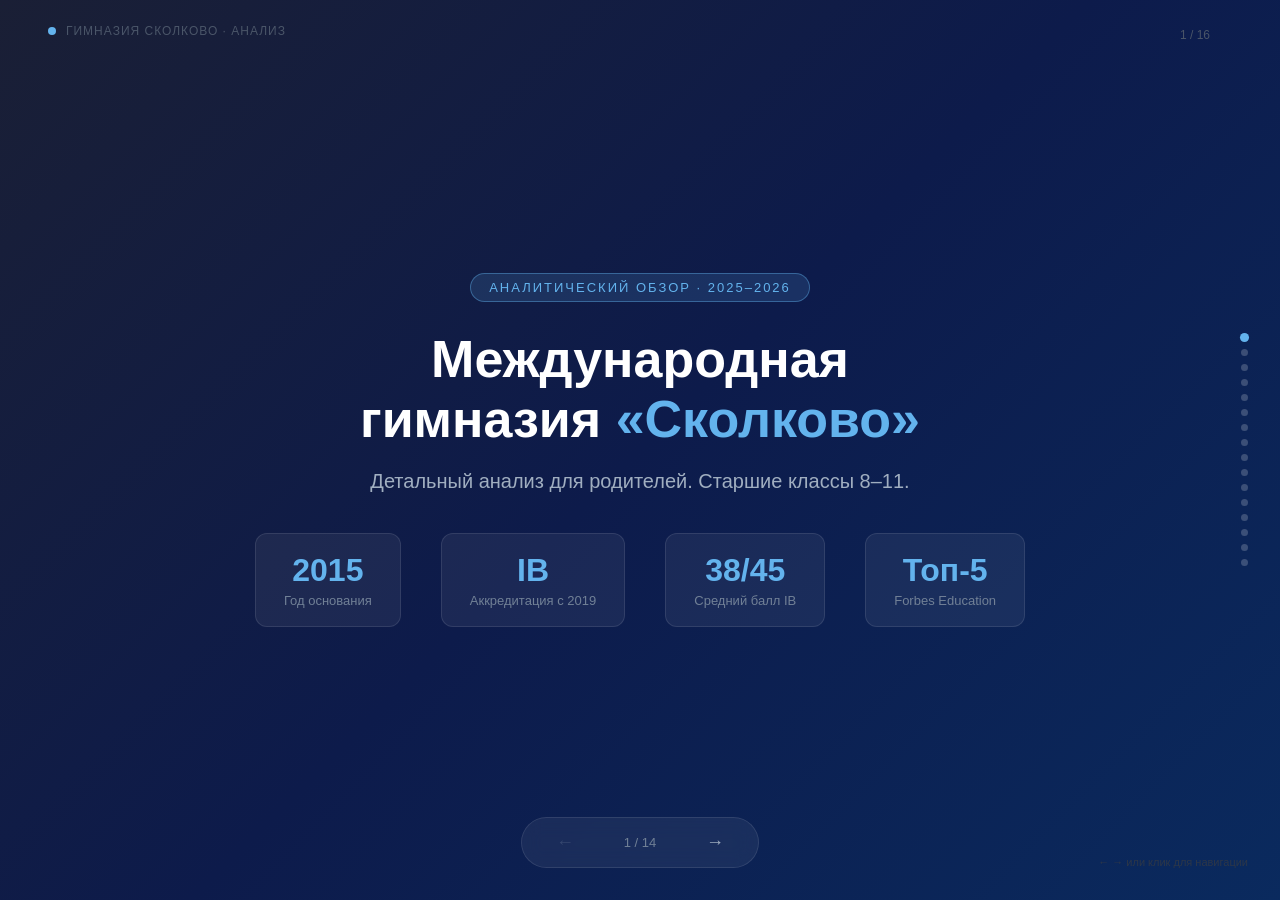
<file: skolkovo_gymnasium.html>
<!DOCTYPE html>
<html lang="ru">
<head>
<meta charset="UTF-8">
<meta name="viewport" content="width=device-width, initial-scale=1.0">
<title>Международная гимназия Сколково</title>
<style>
  * { margin: 0; padding: 0; box-sizing: border-box; }

  body {
    font-family: 'Segoe UI', Arial, sans-serif;
    background: #0f1117;
    color: #fff;
    overflow: hidden;
    height: 100vh;
  }

  .presentation {
    width: 100vw;
    height: 100vh;
    position: relative;
  }

  .slide {
    display: none;
    width: 100%;
    height: 100vh;
    padding: 60px 80px;
    position: absolute;
    top: 0;
    left: 0;
    animation: fadeIn 0.4s ease;
  }

  .slide.active { display: flex; flex-direction: column; justify-content: center; }

  @keyframes fadeIn {
    from { opacity: 0; transform: translateY(12px); }
    to   { opacity: 1; transform: translateY(0); }
  }

  /* ── SLIDE TYPES ── */
  .slide-title {
    background: linear-gradient(135deg, #1a1f35 0%, #0d1b4b 50%, #0a2a5e 100%);
    align-items: center;
    text-align: center;
  }

  .slide-content  { background: #13161f; }
  .slide-plus     { background: linear-gradient(135deg, #0d2318 0%, #0a1f14 100%); }
  .slide-minus    { background: linear-gradient(135deg, #2a0d0d 0%, #1f0a0a 100%); }
  .slide-neutral  { background: linear-gradient(135deg, #1a1530 0%, #110d24 100%); }
  .slide-compare  { background: linear-gradient(135deg, #1a1220 0%, #120d1a 100%); }
  .slide-final    { background: linear-gradient(135deg, #0d1f35 0%, #0a1530 100%); align-items: center; text-align: center; }

  /* ── TITLE SLIDE ── */
  .title-badge {
    display: inline-block;
    background: rgba(99,179,237,0.15);
    border: 1px solid rgba(99,179,237,0.4);
    color: #63b3ed;
    font-size: 13px;
    letter-spacing: 2px;
    text-transform: uppercase;
    padding: 6px 18px;
    border-radius: 20px;
    margin-bottom: 28px;
  }

  .title-main {
    font-size: 52px;
    font-weight: 700;
    line-height: 1.15;
    color: #fff;
    margin-bottom: 20px;
  }

  .title-main span { color: #63b3ed; }

  .title-sub {
    font-size: 20px;
    color: #a0aec0;
    margin-bottom: 40px;
    font-weight: 300;
  }

  .title-stats {
    display: flex;
    gap: 40px;
    justify-content: center;
    flex-wrap: wrap;
  }

  .stat-box {
    background: rgba(255,255,255,0.06);
    border: 1px solid rgba(255,255,255,0.1);
    border-radius: 12px;
    padding: 18px 28px;
    text-align: center;
  }

  .stat-num {
    font-size: 32px;
    font-weight: 700;
    color: #63b3ed;
    display: block;
  }

  .stat-lbl {
    font-size: 13px;
    color: #718096;
    margin-top: 4px;
  }

  /* ── SLIDE HEADER ── */
  .slide-header {
    display: flex;
    align-items: center;
    gap: 14px;
    margin-bottom: 36px;
  }

  .slide-icon {
    width: 46px;
    height: 46px;
    border-radius: 12px;
    display: flex;
    align-items: center;
    justify-content: center;
    font-size: 22px;
    flex-shrink: 0;
  }

  .icon-blue  { background: rgba(99,179,237,0.15); }
  .icon-green { background: rgba(72,187,120,0.15); }
  .icon-red   { background: rgba(252,129,74,0.15); }
  .icon-purple{ background: rgba(159,122,234,0.15); }
  .icon-gold  { background: rgba(236,201,75,0.15); }

  .slide-title-text {
    font-size: 30px;
    font-weight: 700;
    color: #fff;
    line-height: 1.2;
  }

  .slide-subtitle-text {
    font-size: 14px;
    color: #718096;
    margin-top: 3px;
  }

  /* ── GRIDS ── */
  .grid-2 { display: grid; grid-template-columns: 1fr 1fr; gap: 20px; }
  .grid-3 { display: grid; grid-template-columns: 1fr 1fr 1fr; gap: 16px; }
  .grid-auto { display: grid; grid-template-columns: repeat(auto-fit, minmax(280px, 1fr)); gap: 18px; }

  /* ── CARDS ── */
  .card {
    background: rgba(255,255,255,0.04);
    border: 1px solid rgba(255,255,255,0.08);
    border-radius: 14px;
    padding: 22px 24px;
  }

  .card-green { border-left: 3px solid #48bb78; }
  .card-red   { border-left: 3px solid #fc8149; }
  .card-blue  { border-left: 3px solid #63b3ed; }
  .card-purple{ border-left: 3px solid #9f7aea; }
  .card-gold  { border-left: 3px solid #ecc94b; }

  .card h3 {
    font-size: 15px;
    font-weight: 600;
    margin-bottom: 10px;
    color: #e2e8f0;
  }

  .card-green h3 { color: #68d391; }
  .card-red   h3 { color: #fc8149; }
  .card-blue  h3 { color: #63b3ed; }
  .card-purple h3 { color: #b794f4; }
  .card-gold  h3 { color: #ecc94b; }

  .card p, .card li {
    font-size: 14px;
    color: #a0aec0;
    line-height: 1.65;
  }

  .card ul { padding-left: 16px; }
  .card li { margin-bottom: 5px; }

  /* ── TAGS ── */
  .tag {
    display: inline-block;
    font-size: 11px;
    padding: 3px 10px;
    border-radius: 20px;
    margin: 2px;
    font-weight: 500;
  }

  .tag-blue   { background: rgba(99,179,237,0.15); color: #63b3ed; border: 1px solid rgba(99,179,237,0.3); }
  .tag-green  { background: rgba(72,187,120,0.15); color: #48bb78; border: 1px solid rgba(72,187,120,0.3); }
  .tag-orange { background: rgba(252,129,74,0.15);  color: #fc8149; border: 1px solid rgba(252,129,74,0.3); }
  .tag-purple { background: rgba(159,122,234,0.15); color: #9f7aea; border: 1px solid rgba(159,122,234,0.3); }

  /* ── TABLE ── */
  table { width: 100%; border-collapse: collapse; }

  th {
    font-size: 12px;
    text-transform: uppercase;
    letter-spacing: 1px;
    color: #718096;
    padding: 10px 14px;
    text-align: left;
    border-bottom: 1px solid rgba(255,255,255,0.08);
  }

  td {
    font-size: 14px;
    color: #cbd5e0;
    padding: 11px 14px;
    border-bottom: 1px solid rgba(255,255,255,0.05);
    vertical-align: top;
  }

  tr:last-child td { border-bottom: none; }
  tr:hover td { background: rgba(255,255,255,0.03); }

  .td-highlight { color: #63b3ed; font-weight: 600; }
  .td-green     { color: #68d391; font-weight: 600; }
  .td-red       { color: #fc8149; }

  /* ── SCORE BARS ── */
  .score-row {
    display: flex;
    align-items: center;
    margin-bottom: 14px;
    gap: 14px;
  }

  .score-label {
    font-size: 13px;
    color: #a0aec0;
    width: 220px;
    flex-shrink: 0;
  }

  .score-bar-bg {
    flex: 1;
    height: 8px;
    background: rgba(255,255,255,0.08);
    border-radius: 4px;
    overflow: hidden;
  }

  .score-bar {
    height: 100%;
    border-radius: 4px;
    transition: width 0.6s ease;
  }

  .score-val {
    font-size: 13px;
    font-weight: 600;
    width: 36px;
    text-align: right;
    flex-shrink: 0;
  }

  .bar-5 { width: 100%; }
  .bar-4 { width: 80%;  }
  .bar-3 { width: 60%;  }
  .bar-2 { width: 40%;  }
  .bar-1 { width: 20%;  }

  .bar-green  { background: linear-gradient(90deg, #38a169, #68d391); }
  .bar-blue   { background: linear-gradient(90deg, #2b6cb0, #63b3ed); }
  .bar-orange { background: linear-gradient(90deg, #c05621, #fc8149); }
  .bar-purple { background: linear-gradient(90deg, #6b46c1, #9f7aea); }
  .bar-gold   { background: linear-gradient(90deg, #b7791f, #ecc94b); }

  /* ── TIMELINE ── */
  .timeline { position: relative; padding-left: 32px; }

  .timeline::before {
    content: '';
    position: absolute;
    left: 10px;
    top: 0;
    bottom: 0;
    width: 2px;
    background: rgba(255,255,255,0.1);
  }

  .timeline-item {
    position: relative;
    margin-bottom: 20px;
    padding-left: 16px;
  }

  .timeline-item::before {
    content: '';
    position: absolute;
    left: -28px;
    top: 6px;
    width: 10px;
    height: 10px;
    border-radius: 50%;
    background: #63b3ed;
    border: 2px solid #0f1117;
  }

  .timeline-item h4 {
    font-size: 14px;
    font-weight: 600;
    color: #e2e8f0;
    margin-bottom: 4px;
  }

  .timeline-item p {
    font-size: 13px;
    color: #718096;
    line-height: 1.5;
  }

  /* ── CALLOUT ── */
  .callout {
    background: rgba(99,179,237,0.08);
    border: 1px solid rgba(99,179,237,0.25);
    border-radius: 10px;
    padding: 14px 18px;
    font-size: 14px;
    color: #bee3f8;
    margin-top: 16px;
    line-height: 1.6;
  }

  .callout-warn {
    background: rgba(252,129,74,0.08);
    border-color: rgba(252,129,74,0.25);
    color: #fbd38d;
  }

  .callout strong { color: #fff; }

  /* ── PRICE TABLE ── */
  .price-card {
    background: rgba(255,255,255,0.04);
    border: 1px solid rgba(255,255,255,0.08);
    border-radius: 14px;
    padding: 24px;
    text-align: center;
  }

  .price-card.featured {
    border-color: rgba(99,179,237,0.4);
    background: rgba(99,179,237,0.06);
  }

  .price-amount {
    font-size: 36px;
    font-weight: 700;
    color: #63b3ed;
    line-height: 1;
    margin: 10px 0;
  }

  .price-period {
    font-size: 13px;
    color: #718096;
  }

  .price-title {
    font-size: 13px;
    text-transform: uppercase;
    letter-spacing: 1px;
    color: #a0aec0;
    margin-bottom: 6px;
  }

  /* ── NAVIGATION ── */
  .nav {
    position: fixed;
    bottom: 32px;
    left: 50%;
    transform: translateX(-50%);
    display: flex;
    align-items: center;
    gap: 16px;
    background: rgba(255,255,255,0.06);
    backdrop-filter: blur(10px);
    border: 1px solid rgba(255,255,255,0.1);
    border-radius: 50px;
    padding: 10px 24px;
    z-index: 100;
  }

  .nav button {
    background: none;
    border: none;
    color: #a0aec0;
    font-size: 18px;
    cursor: pointer;
    padding: 4px 10px;
    border-radius: 8px;
    transition: all 0.2s;
  }

  .nav button:hover { background: rgba(255,255,255,0.1); color: #fff; }
  .nav button:disabled { opacity: 0.2; cursor: default; }

  .nav-info {
    font-size: 13px;
    color: #718096;
    min-width: 80px;
    text-align: center;
  }

  /* ── DOTS ── */
  .dots {
    position: fixed;
    right: 32px;
    top: 50%;
    transform: translateY(-50%);
    display: flex;
    flex-direction: column;
    gap: 8px;
    z-index: 100;
  }

  .dot {
    width: 7px;
    height: 7px;
    border-radius: 50%;
    background: rgba(255,255,255,0.2);
    cursor: pointer;
    transition: all 0.2s;
  }

  .dot.active { background: #63b3ed; transform: scale(1.3); }

  /* ── SLIDE NUMBER ── */
  .slide-num {
    position: fixed;
    top: 28px;
    right: 70px;
    font-size: 12px;
    color: #4a5568;
    z-index: 100;
  }

  /* ── LOGO AREA ── */
  .logo-area {
    position: fixed;
    top: 24px;
    left: 48px;
    display: flex;
    align-items: center;
    gap: 10px;
    z-index: 100;
  }

  .logo-dot {
    width: 8px;
    height: 8px;
    border-radius: 50%;
    background: #63b3ed;
  }

  .logo-text {
    font-size: 12px;
    color: #4a5568;
    letter-spacing: 1px;
    text-transform: uppercase;
  }

  /* ── TWO COLUMN ── */
  .two-col {
    display: grid;
    grid-template-columns: 1.1fr 0.9fr;
    gap: 28px;
    align-items: start;
  }

  .section-label {
    font-size: 11px;
    text-transform: uppercase;
    letter-spacing: 2px;
    color: #4a5568;
    margin-bottom: 16px;
  }

  .highlight-number {
    font-size: 48px;
    font-weight: 700;
    color: #63b3ed;
    line-height: 1;
    margin-bottom: 4px;
  }

  .highlight-sub {
    font-size: 13px;
    color: #718096;
  }

  .divider {
    width: 40px;
    height: 3px;
    background: #63b3ed;
    border-radius: 2px;
    margin: 20px 0;
  }

  /* ── CHECKLIST ── */
  .checklist li {
    list-style: none;
    font-size: 14px;
    color: #a0aec0;
    padding: 6px 0;
    padding-left: 22px;
    position: relative;
    line-height: 1.5;
  }

  .checklist li::before {
    content: '✓';
    position: absolute;
    left: 0;
    color: #48bb78;
    font-weight: 700;
  }

  .checklist.cross li::before {
    content: '✗';
    color: #fc8149;
  }

  /* ── QUOTE ── */
  .quote {
    background: rgba(255,255,255,0.03);
    border-left: 3px solid #9f7aea;
    padding: 16px 20px;
    border-radius: 0 10px 10px 0;
    margin: 10px 0;
    font-size: 14px;
    color: #b794f4;
    font-style: italic;
    line-height: 1.6;
  }

  .quote-source {
    font-size: 12px;
    color: #4a5568;
    font-style: normal;
    margin-top: 6px;
  }

  /* keyboard hint */
  .key-hint {
    position: fixed;
    bottom: 32px;
    right: 32px;
    font-size: 11px;
    color: #2d3748;
    z-index: 100;
  }
</style>
</head>
<body>

<div class="logo-area">
  <div class="logo-dot"></div>
  <span class="logo-text">Гимназия Сколково · Анализ</span>
</div>

<div class="slide-num" id="slideNum">1 / 16</div>

<div class="dots" id="dots"></div>

<div class="presentation" id="presentation">

  <!-- SLIDE 1: TITLE -->
  <div class="slide slide-title active">
    <div class="title-badge">Аналитический обзор · 2025–2026</div>
    <div class="title-main">Международная<br>гимназия <span>«Сколково»</span></div>
    <div class="title-sub">Детальный анализ для родителей. Старшие классы 8–11.</div>
    <div class="title-stats">
      <div class="stat-box">
        <span class="stat-num">2015</span>
        <div class="stat-lbl">Год основания</div>
      </div>
      <div class="stat-box">
        <span class="stat-num">IB</span>
        <div class="stat-lbl">Аккредитация с 2019</div>
      </div>
      <div class="stat-box">
        <span class="stat-num">38/45</span>
        <div class="stat-lbl">Средний балл IB</div>
      </div>
      <div class="stat-box">
        <span class="stat-num">Топ-5</span>
        <div class="stat-lbl">Forbes Education</div>
      </div>
    </div>
  </div>

  <!-- SLIDE 2: О ШКОЛЕ -->
  <div class="slide slide-content">
    <div class="slide-header">
      <div class="slide-icon icon-blue">🏫</div>
      <div>
        <div class="slide-title-text">О школе: ключевые факты</div>
        <div class="slide-subtitle-text">Что представляет собой гимназия</div>
      </div>
    </div>
    <div class="grid-3">
      <div class="card card-blue">
        <h3>Основание и статус</h3>
        <ul>
          <li>Учреждена Фондом «Сколково» в 2015 году</li>
          <li>Некоммерческая частная школа</li>
          <li>Расположена на территории иннограда Сколково</li>
          <li>Обучение: детский сад → 11 класс</li>
        </ul>
      </div>
      <div class="card card-blue">
        <h3>Программы</h3>
        <ul>
          <li><strong>ФГОС</strong> — российский стандарт</li>
          <li><strong>IB PYP</strong> — начальная школа</li>
          <li><strong>IB MYP</strong> — 5–9 классы</li>
          <li><strong>IB DP</strong> — 10–11 классы</li>
          <li>Обе программы параллельно</li>
        </ul>
      </div>
      <div class="card card-blue">
        <h3>Философия</h3>
        <ul>
          <li>«Без образовательного террора»</li>
          <li>Детей называют «студентами»</li>
          <li>Каждый урок — исследовательский вопрос</li>
          <li>Партнёрство со Сколтехом</li>
          <li>Интеграция в экосистему Сколково</li>
        </ul>
      </div>
    </div>
    <div class="callout" style="margin-top: 20px;">
      <strong>Главная идея:</strong> школа работает как мини-университет — исследования, проекты и выбор треков начинаются с 8–9 класса. Нет жёсткой гонки за оценками, но есть высокие ожидания к самостоятельности ученика.
    </div>
  </div>

  <!-- SLIDE 3: ПЛЮСЫ — ОБРАЗОВАНИЕ -->
  <div class="slide slide-plus">
    <div class="slide-header">
      <div class="slide-icon icon-green">📚</div>
      <div>
        <div class="slide-title-text">Плюсы: образовательная программа</div>
        <div class="slide-subtitle-text">Почему школа входит в топ-5 Москвы</div>
      </div>
    </div>
    <div class="grid-2">
      <div>
        <div class="card card-green" style="margin-bottom: 16px;">
          <h3>Двойной диплом</h3>
          <p>Выпускники получают <strong>российский аттестат + IB Diploma</strong> одновременно. Средний балл по IB — 38/45 при мировом среднем ~30 баллов. Максимум 45 получает лишь 1% выпускников IB в мире.</p>
        </div>
        <div class="card card-green">
          <h3>Результаты выпускников</h3>
          <p>Поступают в: <strong>МГУ, МФТИ, ВШЭ, МГИМО, Бауманку, МИСиС, Сеченовский, РАНХиГС</strong>, а также в зарубежные университеты. Один из выпускников — 1590/1600 на SAT.</p>
        </div>
      </div>
      <div>
        <div class="card card-green" style="margin-bottom: 16px;">
          <h3>Карьерный центр (с 8 класса)</h3>
          <ul>
            <li>Профориентация и консультации</li>
            <li>Помощь с выбором университета</li>
            <li>Составление портфолио и эссе</li>
            <li>Стажировки в компаниях Сколково</li>
            <li>Первый профессиональный опыт</li>
          </ul>
        </div>
        <div class="card card-green">
          <h3>Бесплатное обучение</h3>
          <p>С <strong>7 класса</strong> — победители олимпиад, кейс-чемпионатов, технологических и международных конкурсов учатся <strong>бесплатно</strong>.</p>
        </div>
      </div>
    </div>
  </div>

  <!-- SLIDE 4: ПЛЮСЫ — СРЕДА -->
  <div class="slide slide-plus">
    <div class="slide-header">
      <div class="slide-icon icon-green">🏊</div>
      <div>
        <div class="slide-title-text">Плюсы: среда и инфраструктура</div>
        <div class="slide-subtitle-text">Физическая среда и атмосфера</div>
      </div>
    </div>
    <div class="grid-3">
      <div class="card card-green">
        <h3>Инфраструктура</h3>
        <ul>
          <li>25-метровый бассейн</li>
          <li>Два спортзала</li>
          <li>Танцевальный зал</li>
          <li>Современная библиотека</li>
          <li>Хорошее питание</li>
          <li>Лаборатории Сколтеха</li>
        </ul>
      </div>
      <div class="card card-green">
        <h3>Методика преподавания</h3>
        <ul>
          <li>Уроки-дискуссии, не монолог</li>
          <li>Никаких «у доски с ответом»</li>
          <li>Критериальная оценка, не баллы</li>
          <li>Презентации и раздаточные материалы</li>
          <li>Уважение к ученику как к личности</li>
        </ul>
      </div>
      <div class="card card-green">
        <h3>Уникальная экосистема</h3>
        <ul>
          <li>Мастер-классы компаний Сколково</li>
          <li>Занятия с преподавателями Сколтеха</li>
          <li>Авиасимулятор Boeing</li>
          <li>Партнёрство с музеем «Гараж»</li>
          <li>Кружки: программирование, шахматы, дизайн</li>
        </ul>
      </div>
    </div>
    <div class="callout" style="margin-top: 18px;">
      <strong>Уникальное преимущество:</strong> физическое нахождение внутри инновационного центра даёт доступ к технологической и предпринимательской среде, которой нет ни у одной другой школы Москвы.
    </div>
  </div>

  <!-- SLIDE 5: МИНУСЫ — КРИТИКА -->
  <div class="slide slide-minus">
    <div class="slide-header">
      <div class="slide-icon icon-red">⚠️</div>
      <div>
        <div class="slide-title-text">Минусы: критические отзывы</div>
        <div class="slide-subtitle-text">То, о чём не говорят на открытых днях</div>
      </div>
    </div>
    <div class="grid-2">
      <div>
        <div class="card card-red" style="margin-bottom: 16px;">
          <h3>Текучка учителей</h3>
          <p>Наиболее частая жалоба. За учебный год может смениться несколько учителей по одному предмету. Особенно остро в средней и старшей школе.</p>
          <div class="quote" style="margin-top: 10px; font-size: 13px;">"Постоянная текучка кадров, многие родители недовольны, но молчат — учителя получают за жалобы"</div>
        </div>
        <div class="card card-red">
          <h3>Слабость старшей школы</h3>
          <p>Прямой отзыв: «средняя и старшая школа сейчас слабее с точки зрения набора классов и педагогов». Сильнее всего школа в начальных классах.</p>
        </div>
      </div>
      <div>
        <div class="card card-red" style="margin-bottom: 16px;">
          <h3>Отсутствие чёткой программы</h3>
          <p>Часть родителей отмечает: «учитель придумывает темы и подачу на ходу». Нет системности в некоторых предметах. Школа много экспериментирует.</p>
        </div>
        <div class="card card-red">
          <h3>Слабая подготовка к ЕГЭ</h3>
          <p>Школа <em>сознательно</em> не натаскивает на ЕГЭ. Если цель — высокие баллы на госэкзамене, нужно дополнительно заниматься с репетиторами — это дополнительные расходы.</p>
        </div>
      </div>
    </div>
    <div class="callout callout-warn" style="margin-top: 16px;">
      <strong>Важно:</strong> «пузырь» изолированной среды Сколково — некоторые выпускники отмечают сложности с адаптацией к обычной университетской среде после окончания школы.
    </div>
  </div>

  <!-- SLIDE 6: МИНУСЫ — ПРАКТИКА -->
  <div class="slide slide-minus">
    <div class="slide-header">
      <div class="slide-icon icon-red">💸</div>
      <div>
        <div class="slide-title-text">Минусы: практические факторы</div>
        <div class="slide-subtitle-text">Деньги, дорога, логистика</div>
      </div>
    </div>
    <div class="two-col">
      <div>
        <div class="card card-red" style="margin-bottom: 16px;">
          <h3>Стоимость (2026–2027)</h3>
          <table style="margin-top: 8px;">
            <tr>
              <td style="color: #a0aec0; padding: 6px 0;">Семьи экосистемы Сколково</td>
              <td class="td-highlight" style="text-align: right;">~79 380 руб/мес</td>
            </tr>
            <tr>
              <td style="color: #a0aec0; padding: 6px 0;">Внешние ученики</td>
              <td class="td-red" style="text-align: right; font-weight: 600;">~177 444 руб/мес</td>
            </tr>
            <tr>
              <td style="color: #a0aec0; padding: 6px 0;">Вступительный взнос (разово)</td>
              <td style="color: #fc8149; text-align: right; font-weight: 600;">160 000 руб</td>
            </tr>
            <tr>
              <td style="color: #a0aec0; padding: 6px 0;">Итого за учебный год (внешние)</td>
              <td style="color: #fc8149; text-align: right; font-weight: 700; font-size: 15px;">~2,3 млн руб</td>
            </tr>
          </table>
        </div>
        <div class="callout callout-warn">
          Ряд отзывов: <strong>«содержание не дотягивает до сопоставимого по цене уровня»</strong> для внешних учеников. Для семей экосистемы цена вполне обоснована.
        </div>
      </div>
      <div>
        <div class="card card-red" style="margin-bottom: 16px;">
          <h3>Расположение и транспорт</h3>
          <ul>
            <li>За МКАД, ул. Зворыкина, 4</li>
            <li>Из центра: 45–70 мин на транспорте</li>
            <li>На машине в час пик: до 1,5 часов</li>
            <li>Нет организованного школьного автобуса</li>
            <li>Проблемная парковка — очереди на КПП</li>
          </ul>
        </div>
        <div class="card card-red">
          <h3>Маленький класс</h3>
          <p>15–20 человек в классе — плюс для индивидуального внимания, но <strong>минус для социализации</strong>: меньше разных людей, конкуренция ощущается острее, меньше «случайных» знакомств.</p>
        </div>
      </div>
    </div>
  </div>

  <!-- SLIDE 7: ПРОГРАММА 8-9 -->
  <div class="slide slide-neutral">
    <div class="slide-header">
      <div class="slide-icon icon-purple">🔬</div>
      <div>
        <div class="slide-title-text">Программа 8–9 классов</div>
        <div class="slide-subtitle-text">Переходный период и выбор трека</div>
      </div>
    </div>
    <div class="grid-2">
      <div>
        <div class="card card-purple" style="margin-bottom: 16px;">
          <h3>Учебная структура (IB MYP)</h3>
          <ul>
            <li>ФГОС + IB Middle Years Programme параллельно</li>
            <li>Предметы: математика, русский, английский, история, физика, химия, биология, информатика, 2-й иностранный</li>
            <li>Критериальная оценка вместо баллов</li>
            <li>В конце семестра — детальные отчёты учителей с рекомендациями</li>
          </ul>
        </div>
        <div class="card card-purple">
          <h3>8 класс: начало исследования</h3>
          <ul>
            <li>В конце 8 класса — самостоятельный выбор темы исследовательского проекта</li>
            <li>Второй половины дня — курсы по выбору и кружки</li>
            <li>Карьерный центр: первые консультации по профориентации</li>
          </ul>
        </div>
      </div>
      <div>
        <div class="card card-purple" style="margin-bottom: 16px;">
          <h3>9 класс: личный проект</h3>
          <ul>
            <li>В начале 9 класса — «дорожная карта» проекта</li>
            <li>Весь год — разработка исследования</li>
            <li>В апреле — публичная защита перед комиссией</li>
            <li>Это не реферат, а настоящая исследовательская работа</li>
          </ul>
        </div>
        <div class="card card-purple">
          <h3>Завершение 9 класса</h3>
          <ul>
            <li>Все сдают <strong>ОГЭ</strong> (обязательно)</li>
            <li>Аттестат особого формата (Рособрнадзор)</li>
            <li>Выбор трека для 10–11 класса: ЕГЭ или IB</li>
          </ul>
        </div>
      </div>
    </div>
  </div>

  <!-- SLIDE 8: ПРОГРАММА 10-11 -->
  <div class="slide slide-neutral">
    <div class="slide-header">
      <div class="slide-icon icon-purple">🎓</div>
      <div>
        <div class="slide-title-text">Программа 10–11 классов</div>
        <div class="slide-subtitle-text">Два трека: российские вузы или международные</div>
      </div>
    </div>
    <div class="grid-2" style="margin-bottom: 20px;">
      <div class="card card-blue">
        <h3>Трек А: Российские вузы (ЕГЭ)</h3>
        <ul>
          <li>Обучение по ФГОС с углублёнными предметами</li>
          <li>Подготовка к ЕГЭ (но без «натаскивания»)</li>
          <li>Исследовательские проекты сохраняются</li>
          <li>Поступление в МГУ, МФТИ, ВШЭ и др.</li>
        </ul>
        <div style="margin-top: 10px;">
          <span class="tag tag-blue">ФГОС</span>
          <span class="tag tag-blue">ЕГЭ</span>
          <span class="tag tag-blue">Российские вузы</span>
        </div>
      </div>
      <div class="card card-purple">
        <h3>Трек Б: Зарубежные вузы (IB DP)</h3>
        <ul>
          <li>IB Diploma Programme — полный курс</li>
          <li>6 предметов на стандартном/высшем уровне</li>
          <li>Extended Essay (научная работа 4000 слов)</li>
          <li>Theory of Knowledge (TOK)</li>
          <li>CAS — Creativity, Activity, Service</li>
          <li>Финальные экзамены IB в мае 11 класса</li>
        </ul>
        <div style="margin-top: 10px;">
          <span class="tag tag-purple">IB Diploma</span>
          <span class="tag tag-purple">Зарубежные вузы</span>
          <span class="tag tag-blue">Можно совмещать с ЕГЭ</span>
        </div>
      </div>
    </div>
    <div class="card card-gold">
      <h3>Карьерный центр в 10–11 классах</h3>
      <p>Помощь с выбором университета · Написание мотивационных эссе · Формирование портфолио · Подготовка к интервью · Stажировки · Поступление в вуз мечты как финальный результат</p>
    </div>
  </div>

  <!-- SLIDE 9: ВЫПУСКНИКИ И ВУЗЫ -->
  <div class="slide slide-content">
    <div class="slide-header">
      <div class="slide-icon icon-gold">🏆</div>
      <div>
        <div class="slide-title-text">Куда поступают выпускники</div>
        <div class="slide-subtitle-text">Реальные результаты по российским и зарубежным вузам</div>
      </div>
    </div>
    <div class="grid-2">
      <div>
        <table>
          <thead>
            <tr>
              <th>Вуз</th>
              <th>Направление</th>
              <th>Статус</th>
            </tr>
          </thead>
          <tbody>
            <tr><td>ВШЭ</td><td>Экономика, IT, дизайн</td><td class="td-green">Топ по числу</td></tr>
            <tr><td>МГУ</td><td>Разные факультеты</td><td class="td-highlight">Регулярно</td></tr>
            <tr><td>МФТИ</td><td>Физтех, AI</td><td class="td-highlight">Регулярно</td></tr>
            <tr><td>Бауманка</td><td>Инженерия</td><td class="td-highlight">Регулярно</td></tr>
            <tr><td>МГИМО</td><td>Межд. отношения</td><td class="td-highlight">Регулярно</td></tr>
            <tr><td>МИСиС</td><td>Материаловедение, IT</td><td class="td-highlight">Регулярно</td></tr>
            <tr><td>Сеченовский</td><td>Медицина</td><td class="td-highlight">Регулярно</td></tr>
            <tr><td>РАНХиГС</td><td>Управление</td><td class="td-highlight">Регулярно</td></tr>
          </tbody>
        </table>
      </div>
      <div>
        <div class="card card-gold" style="margin-bottom: 14px;">
          <h3>Средний балл IB выпускников</h3>
          <div style="display: flex; align-items: baseline; gap: 10px; margin-top: 6px;">
            <span style="font-size: 52px; font-weight: 700; color: #ecc94b; line-height: 1;">38</span>
            <span style="color: #718096; font-size: 14px;">из 45 возможных<br>Мировое среднее: ~30</span>
          </div>
        </div>
        <div class="card card-gold">
          <h3>Важная оговорка</h3>
          <p>Разброс вузов «от МФТИ до сельхозакадемии» означает, что школа <strong>не отбирает только академически сильных детей</strong>. Берут всех, кто прошёл собеседование. Средний уровень класса может быть очень разным.</p>
        </div>
      </div>
    </div>
  </div>

  <!-- SLIDE 10: СРАВНЕНИЕ ШО -->
  <div class="slide slide-compare">
    <div class="slide-header">
      <div class="slide-icon icon-blue">⚖️</div>
      <div>
        <div class="slide-title-text">Сравнение с топ-школами Москвы</div>
        <div class="slide-subtitle-text">Конкуренты в сегменте премиальных частных школ</div>
      </div>
    </div>
    <table>
      <thead>
        <tr>
          <th>Школа</th>
          <th>Подход</th>
          <th>Цена (внешние)</th>
          <th>IB</th>
          <th>Пансион</th>
          <th>Уникальность</th>
        </tr>
      </thead>
      <tbody>
        <tr>
          <td class="td-highlight">Гимназия Сколково</td>
          <td>Инновации, исследования</td>
          <td class="td-red">~177 000/мес</td>
          <td class="td-green">Да (PYP+MYP+DP)</td>
          <td>Нет</td>
          <td>Экосистема Сколково, Сколтех</td>
        </tr>
        <tr>
          <td style="color: #e2e8f0;">Летово</td>
          <td>Академические таланты</td>
          <td>~200 000/мес</td>
          <td class="td-green">Да</td>
          <td class="td-green">Да (80% стипендии)</td>
          <td>Лидер рейтингов, пансион</td>
        </tr>
        <tr>
          <td style="color: #e2e8f0;">Хорошкола</td>
          <td>Мягкая, гибкий график</td>
          <td>~120 000/мес</td>
          <td class="td-green">Да</td>
          <td>Нет</td>
          <td>Ровесничество, инд. маршрут</td>
        </tr>
        <tr>
          <td style="color: #e2e8f0;">Новая школа</td>
          <td>Проектный, диалог</td>
          <td>~100 000/мес</td>
          <td>Нет</td>
          <td>Нет</td>
          <td>Доступнее, сильная атмосфера</td>
        </tr>
      </tbody>
    </table>
    <div class="callout" style="margin-top: 20px;">
      <strong>Вывод:</strong> Сколково — дороже Хорошколы и Новой школы, но дешевле Летово. Главное отличие — уникальная привязка к инновационному центру. Летово сильнее академически и по стабильности, но требует пансиона или близкого расположения.
    </div>
  </div>

  <!-- SLIDE 11: ПОСТУПЛЕНИЕ -->
  <div class="slide slide-neutral">
    <div class="slide-header">
      <div class="slide-icon icon-blue">📋</div>
      <div>
        <div class="slide-title-text">Поступление в 8–11 класс</div>
        <div class="slide-subtitle-text">Процедура, сроки, условия</div>
      </div>
    </div>
    <div class="grid-2">
      <div>
        <div class="timeline">
          <div class="timeline-item">
            <h4>Февраль–апрель — Подача заявки</h4>
            <p>Онлайн на сайте gymnasium.sk.ru. Основная приёмная волна. Если остаются места — дополнительный набор летом.</p>
          </div>
          <div class="timeline-item">
            <h4>Вступительные испытания</h4>
            <p>Тестирование по основным предметам. На сайте есть примеры заданий. Цель — оценить совместимость ребёнка и возможностей школы, не отбор «умников».</p>
          </div>
          <div class="timeline-item">
            <h4>Решение Правления гимназии</h4>
            <p>Комментарии по ошибкам и копии работ не выдаются. Очный просмотр работ возможен для классов 2–10.</p>
          </div>
          <div class="timeline-item">
            <h4>Подписание договора</h4>
            <p>10 рабочих дней после положительного решения. Вступительный взнос: 160 000 руб (разово).</p>
          </div>
        </div>
      </div>
      <div>
        <div class="card card-blue" style="margin-bottom: 14px;">
          <h3>Нюансы для старших классов</h3>
          <ul>
            <li>В 1-й и 5-й класс — приоритет «своим», внешний набор минимален</li>
            <li>В 8–11 класс поступить <strong>проще</strong> — чаще есть свободные места</li>
            <li>Набор небольшой: 1–2 класса на параллели, 15–20 чел. в классе</li>
          </ul>
        </div>
        <div class="card card-blue">
          <h3>Сроки 2026–2027</h3>
          <p>Приёмная кампания <strong>закрыта</strong>. Открытый день был в марте. Следующая кампания — <strong>февраль 2027 года</strong>.</p>
          <p style="margin-top: 8px;">Контакт: <span style="color: #63b3ed;">admissions.gymn@sk.ru</span></p>
        </div>
      </div>
    </div>
  </div>

  <!-- SLIDE 12: ТРАНСПОРТ -->
  <div class="slide slide-content">
    <div class="slide-header">
      <div class="slide-icon icon-blue">🚌</div>
      <div>
        <div class="slide-title-text">Логистика и транспорт</div>
        <div class="slide-subtitle-text">Реальная картина: как добраться и сколько времени</div>
      </div>
    </div>
    <div class="grid-2">
      <div>
        <table>
          <thead>
            <tr><th>Откуда</th><th>Маршрут</th><th>Время</th></tr>
          </thead>
          <tbody>
            <tr>
              <td>м. Славянский бульвар</td>
              <td>Автобус №818</td>
              <td class="td-green">20–30 мин</td>
            </tr>
            <tr>
              <td>м. Мякинино</td>
              <td>Автобус №869</td>
              <td class="td-green">15–20 мин</td>
            </tr>
            <tr>
              <td>м. Киевская</td>
              <td>Автобус №840</td>
              <td class="td-highlight">30–40 мин</td>
            </tr>
            <tr>
              <td>МЦД-4 (любая станция)</td>
              <td>До «Солнечная» / «Мещерская» → SK3</td>
              <td class="td-highlight">Зависит от района</td>
            </tr>
            <tr>
              <td>Центр Москвы (машина)</td>
              <td>Можайское / Рублёвское ш.</td>
              <td class="td-red">40–90 мин (пробки)</td>
            </tr>
            <tr>
              <td>Одинцово / ЖК рядом</td>
              <td>Машина / автобус</td>
              <td class="td-green">10–15 мин</td>
            </tr>
          </tbody>
        </table>
        <div style="margin-top: 8px; font-size: 12px; color: #4a5568;">С ноября 2024 — новые внутренние маршруты SK2, SK3, SK4 на территории Сколково</div>
      </div>
      <div>
        <div class="card card-red" style="margin-bottom: 14px;">
          <h3>Реальные проблемы</h3>
          <ul>
            <li>Нет организованного школьного автобуса</li>
            <li>Въезд в иннограде через КПП — бывают очереди</li>
            <li>Парковка проблемная</li>
            <li>1,5 часа дороги в день — серьёзная нагрузка на подростка</li>
          </ul>
        </div>
        <div class="card card-green">
          <h3>Для кого логистика ОК</h3>
          <ul>
            <li>Семьи из Одинцово, Можайского района</li>
            <li>ЖК Сколково и ближайшие ЖК</li>
            <li>Западные районы Москвы (Кунцево, Фили, Крылатское)</li>
            <li>Те, кто работает в Сколково и едет вместе</li>
          </ul>
        </div>
      </div>
    </div>
  </div>

  <!-- SLIDE 13: РЕЙТИНГ -->
  <div class="slide slide-content">
    <div class="slide-header">
      <div class="slide-icon icon-gold">📊</div>
      <div>
        <div class="slide-title-text">Оценка по ключевым параметрам</div>
        <div class="slide-subtitle-text">Взвешенная оценка для старших классов (8–11)</div>
      </div>
    </div>
    <div style="max-width: 640px; margin: 0 auto;">
      <div class="score-row">
        <div class="score-label">Международное поступление (IB)</div>
        <div class="score-bar-bg"><div class="score-bar bar-5 bar-green"></div></div>
        <div class="score-val" style="color: #68d391;">5/5</div>
      </div>
      <div class="score-row">
        <div class="score-label">Инфраструктура и среда</div>
        <div class="score-bar-bg"><div class="score-bar bar-5 bar-green"></div></div>
        <div class="score-val" style="color: #68d391;">5/5</div>
      </div>
      <div class="score-row">
        <div class="score-label">Атмосфера и отношение к детям</div>
        <div class="score-bar-bg"><div class="score-bar bar-4 bar-blue"></div></div>
        <div class="score-val" style="color: #63b3ed;">4/5</div>
      </div>
      <div class="score-row">
        <div class="score-label">Поступление в российские вузы (ЕГЭ)</div>
        <div class="score-bar-bg"><div class="score-bar bar-4 bar-blue"></div></div>
        <div class="score-val" style="color: #63b3ed;">4/5</div>
      </div>
      <div class="score-row">
        <div class="score-label">Соотношение цена/качество (внешние)</div>
        <div class="score-bar-bg"><div class="score-bar bar-3 bar-gold"></div></div>
        <div class="score-val" style="color: #ecc94b;">3/5</div>
      </div>
      <div class="score-row">
        <div class="score-label">Логистика (средний район Москвы)</div>
        <div class="score-bar-bg"><div class="score-bar bar-3 bar-gold"></div></div>
        <div class="score-val" style="color: #ecc94b;">3/5</div>
      </div>
      <div class="score-row">
        <div class="score-label">Стабильность преподавателей</div>
        <div class="score-bar-bg"><div class="score-bar bar-2 bar-orange"></div></div>
        <div class="score-val" style="color: #fc8149;">2/5</div>
      </div>
      <div class="score-row">
        <div class="score-label">Подготовка к ЕГЭ «из коробки»</div>
        <div class="score-bar-bg"><div class="score-bar bar-2 bar-orange"></div></div>
        <div class="score-val" style="color: #fc8149;">2/5</div>
      </div>
    </div>
  </div>

  <!-- SLIDE 15: КТО УЧИТСЯ -->
  <div class="slide slide-neutral">
    <div class="slide-header">
      <div class="slide-icon icon-purple">👨‍👩‍👧</div>
      <div>
        <div class="slide-title-text">Кто учится: состав учеников</div>
        <div class="slide-subtitle-text">Соотношение «своих» и внешних, профиль родителей</div>
      </div>
    </div>
    <div class="grid-2">
      <div>
        <div class="card card-purple" style="margin-bottom: 16px;">
          <h3>Соотношение учеников (всего 768)</h3>
          <div style="display: flex; gap: 20px; align-items: center; margin-top: 12px;">
            <div style="flex: 1;">
              <div style="height: 12px; background: rgba(255,255,255,0.06); border-radius: 6px; overflow: hidden;">
                <div style="width: 74%; height: 100%; background: linear-gradient(90deg, #6b46c1, #9f7aea); border-radius: 6px;"></div>
              </div>
              <div style="font-size: 13px; color: #a0aec0; margin-top: 6px;">Дети сотрудников Сколково — <strong style="color: #b794f4;">74%</strong></div>
            </div>
          </div>
          <div style="display: flex; gap: 20px; align-items: center; margin-top: 10px;">
            <div style="flex: 1;">
              <div style="height: 12px; background: rgba(255,255,255,0.06); border-radius: 6px; overflow: hidden;">
                <div style="width: 26%; height: 100%; background: linear-gradient(90deg, #2b6cb0, #63b3ed); border-radius: 6px;"></div>
              </div>
              <div style="font-size: 13px; color: #a0aec0; margin-top: 6px;">Внешние ученики (Москва и МО) — <strong style="color: #63b3ed;">26%</strong></div>
            </div>
          </div>
          <div class="callout" style="margin-top: 14px; font-size: 13px;">
            Соотношение постепенно смещается в сторону «своих» по мере роста числа семей в иннограде.
          </div>
        </div>
        <div class="card card-purple">
          <h3>Типы родителей-«сколковцев»</h3>
          <table style="margin-top: 8px;">
            <tr>
              <td style="color: #b794f4; font-weight: 600; padding: 5px 0;">Основатели и сотрудники стартапов</td>
              <td style="color: #a0aec0; font-size: 13px; padding: 5px 0 5px 12px;">IT, биомед, энергетика, космос</td>
            </tr>
            <tr>
              <td style="color: #b794f4; font-weight: 600; padding: 5px 0;">Учёные и преподаватели Сколтеха</td>
              <td style="color: #a0aec0; font-size: 13px; padding: 5px 0 5px 12px;">Исследователи, профессора</td>
            </tr>
            <tr>
              <td style="color: #b794f4; font-weight: 600; padding: 5px 0;">Сотрудники Фонда «Сколково»</td>
              <td style="color: #a0aec0; font-size: 13px; padding: 5px 0 5px 12px;">Менеджеры, юристы, аналитики</td>
            </tr>
            <tr>
              <td style="color: #b794f4; font-weight: 600; padding: 5px 0;">Внешние семьи (26%)</td>
              <td style="color: #a0aec0; font-size: 13px; padding: 5px 0 5px 12px;">Предприниматели, топ-менеджеры</td>
            </tr>
          </table>
        </div>
      </div>
      <div>
        <div class="card card-blue" style="margin-bottom: 16px;">
          <h3>Портрет родителя</h3>
          <ul>
            <li style="font-size: 14px; color: #a0aec0; margin-bottom: 8px; line-height: 1.5;">Высшее (часто международное) образование</li>
            <li style="font-size: 14px; color: #a0aec0; margin-bottom: 8px; line-height: 1.5;">Часто — опыт работы или учёбы за рубежом</li>
            <li style="font-size: 14px; color: #a0aec0; margin-bottom: 8px; line-height: 1.5;">Активно вовлечены в жизнь школы</li>
            <li style="font-size: 14px; color: #a0aec0; margin-bottom: 8px; line-height: 1.5;">Технологический / предпринимательский кругозор</li>
            <li style="font-size: 14px; color: #a0aec0; line-height: 1.5;">Ориентируются на международное будущее детей</li>
          </ul>
        </div>
        <div class="card card-gold">
          <h3>Что это даёт ребёнку</h3>
          <p style="font-size: 14px; color: #a0aec0; line-height: 1.6; margin-bottom: 8px;"><strong style="color: #ecc94b;">Плюс:</strong> среда сверстников — дети думающих, технически грамотных, путешествовавших людей. Высокая вероятность полезных связей.</p>
          <p style="font-size: 14px; color: #a0aec0; line-height: 1.6;"><strong style="color: #fc8149;">Минус:</strong> «пузырь» — очень однородная среда без знакомства с реальным социальным разнообразием. Закрытый иннограда усиливает изолированность.</p>
        </div>
      </div>
    </div>
  </div>

  <!-- SLIDE 16: НАЦИОНАЛЬНЫЙ СОСТАВ И БЛАГОСОСТОЯНИЕ -->
  <div class="slide slide-neutral">
    <div class="slide-header">
      <div class="slide-icon icon-gold">🌍</div>
      <div>
        <div class="slide-title-text">Национальный состав и благосостояние</div>
        <div class="slide-subtitle-text">Международность, уровень дохода семей, социальный срез</div>
      </div>
    </div>
    <div class="grid-2">
      <div>
        <div class="card card-gold" style="margin-bottom: 16px;">
          <h3>Национальный состав</h3>
          <p style="font-size: 14px; color: #a0aec0; line-height: 1.65; margin-bottom: 10px;">Школа не публикует точных данных. По косвенным признакам:</p>
          <ul>
            <li style="font-size: 14px; color: #a0aec0; margin-bottom: 7px; padding-left: 16px; list-style: none; position: relative;"><span style="position: absolute; left: 0; color: #ecc94b;">▸</span> Подавляющее большинство — <strong style="color: #e2e8f0;">россияне</strong>, часто с международным бэкграундом</li>
            <li style="font-size: 14px; color: #a0aec0; margin-bottom: 7px; padding-left: 16px; list-style: none; position: relative;"><span style="position: absolute; left: 0; color: #ecc94b;">▸</span> Небольшая доля семей из <strong style="color: #e2e8f0;">СНГ и Азии</strong></li>
            <li style="font-size: 14px; color: #a0aec0; margin-bottom: 7px; padding-left: 16px; list-style: none; position: relative;"><span style="position: absolute; left: 0; color: #ecc94b;">▸</span> После 2022 года число западных экспатов <strong style="color: #fc8149;">резко сократилось</strong></li>
            <li style="font-size: 14px; color: #a0aec0; padding-left: 16px; list-style: none; position: relative;"><span style="position: absolute; left: 0; color: #ecc94b;">▸</span> Есть дети, выросшие или учившиеся за рубежом («вернувшиеся»)</li>
          </ul>
          <div class="callout callout-warn" style="margin-top: 12px; font-size: 13px;">
            Это <strong>не международная школа</strong> в смысле 30–40% иностранцев. Это российская частная школа с международной программой.
          </div>
        </div>
      </div>
      <div>
        <div class="card card-blue" style="margin-bottom: 16px;">
          <h3>Уровень благосостояния семей</h3>
          <table style="margin-top: 8px;">
            <thead>
              <tr>
                <th>Категория</th>
                <th>Стоимость/год</th>
              </tr>
            </thead>
            <tbody>
              <tr>
                <td style="color: #a0aec0;">Семьи Сколково</td>
                <td class="td-highlight">~950 000 руб</td>
              </tr>
              <tr>
                <td style="color: #a0aec0;">Внешние семьи</td>
                <td class="td-red">~2 300 000 руб</td>
              </tr>
              <tr>
                <td style="color: #a0aec0;">+ Вступительный взнос</td>
                <td style="color: #fc8149; font-weight: 600;">160 000 руб</td>
              </tr>
            </tbody>
          </table>
          <p style="font-size: 13px; color: #718096; margin-top: 10px; line-height: 1.5;">Для внешних семей: порог ~2,3 млн/год — это <strong style="color: #a0aec0;">верхние 5–10% по доходам в России</strong>. Для сколковских семей порог ниже, но всё равно требует высокого дохода.</p>
        </div>
        <div class="card card-green">
          <h3>Итоговый социальный портрет</h3>
          <p style="font-size: 14px; color: #a0aec0; line-height: 1.65;">Не школа олигархов и миллиардеров (это скорее «Летово» или зарубежные boarding schools), а школа <strong style="color: #68d391;">высокообразованного технологического класса</strong> — предпринимателей, учёных, IT-руководителей с международным кругозором.</p>
        </div>
      </div>
    </div>
  </div>

  <!-- SLIDE 17 (финальный): ИТОГ -->
  <div class="slide slide-final">
    <div class="title-badge">Итоговый вывод</div>
    <div class="title-main" style="font-size: 40px; max-width: 800px; margin: 0 auto 24px;">
      Кому подходит гимназия <span>«Сколково»</span>?
    </div>

    <div style="display: grid; grid-template-columns: 1fr 1fr; gap: 20px; max-width: 900px; margin: 0 auto; text-align: left;">
      <div class="card card-green">
        <h3>✓ Выбирайте, если:</h3>
        <ul class="checklist" style="margin-top: 8px;">
          <li>Цель — зарубежный университет (IB)</li>
          <li>Ребёнок самомотивирован, умеет учиться без давления</li>
          <li>Важны мягкий подход и уважение к личности</li>
          <li>Семья живёт западнее/юго-западнее Москвы</li>
          <li>Готовы к активному участию родителей</li>
          <li>Нужна уникальная инновационная среда</li>
        </ul>
      </div>
      <div class="card card-red">
        <h3>✗ Ищите альтернативу, если:</h3>
        <ul class="checklist cross" style="margin-top: 8px;">
          <li>Нужна высокая подготовка к ЕГЭ «из коробки»</li>
          <li>Ребёнок нуждается в стабильной, предсказуемой среде</li>
          <li>Дорога занимает больше 1,5 часов ежедневно</li>
          <li>Бюджет менее ~180 000 руб/мес (для внешних)</li>
          <li>Важна большая классная группа для социализации</li>
        </ul>
      </div>
    </div>

    <div class="callout" style="max-width: 900px; margin: 20px auto 0; text-align: left;">
      <strong>Главный вопрос перед поступлением:</strong> какова цель после 11 класса? Зарубежный вуз или топовый российский? Ответ на него определяет, насколько Сколково подходит именно вашему ребёнку.
    </div>
  </div>

</div>

<!-- NAVIGATION -->
<div class="nav">
  <button id="prevBtn" onclick="changeSlide(-1)" disabled>←</button>
  <div class="nav-info" id="navInfo">1 / 14</div>
  <button id="nextBtn" onclick="changeSlide(1)">→</button>
</div>

<div class="key-hint">← → или клик для навигации</div>

<script>
  const slides = document.querySelectorAll('.slide');
  const dots = document.getElementById('dots');
  let current = 0;

  // Build dots
  slides.forEach((_, i) => {
    const d = document.createElement('div');
    d.className = 'dot' + (i === 0 ? ' active' : '');
    d.onclick = () => goTo(i);
    dots.appendChild(d);
  });

  function goTo(n) {
    slides[current].classList.remove('active');
    dots.children[current].classList.remove('active');
    current = n;
    slides[current].classList.add('active');
    dots.children[current].classList.add('active');
    document.getElementById('navInfo').textContent = (current + 1) + ' / ' + slides.length;
    document.getElementById('slideNum').textContent = (current + 1) + ' / ' + slides.length;
    document.getElementById('prevBtn').disabled = current === 0;
    document.getElementById('nextBtn').disabled = current === slides.length - 1;
  }

  function changeSlide(dir) {
    const next = current + dir;
    if (next >= 0 && next < slides.length) goTo(next);
  }

  document.addEventListener('keydown', e => {
    if (e.key === 'ArrowRight' || e.key === 'ArrowDown') changeSlide(1);
    if (e.key === 'ArrowLeft'  || e.key === 'ArrowUp')   changeSlide(-1);
  });
</script>
</body>
</html>
</file>
<file: app.css>
/* Health Dashboard — app-shell styles (tab navigation + design tokens). */

:root {
  --bg: #0e0e12;
  --surface: #16161f;
  --surface-2: #1c1c28;
  --line: #ffffff14;
  --line-soft: #ffffff0d;
  --text: #ececf2;
  --text-2: #9a9ac2;
  --text-3: #6a6a8c;
  --accent: #22d3ee;
  --accent-dim: #0891b2;
  --good: #34d399;
  --warn: #facc15;
  --bad: #fb7185;
  --info: #60a5fa;
  --s1: 4px; --s2: 8px; --s3: 12px; --s4: 16px; --s5: 24px; --s6: 32px; --s7: 48px;
}

body { padding-bottom: calc(68px + env(safe-area-inset-bottom, 0px)); }

.screen { animation: scr .18s ease; }
@keyframes scr { from { opacity: 0; transform: translateY(5px); } to { opacity: 1; transform: none; } }
/* Уважать системный запрос «меньше движения» — по ВСЕМУ приложению, а не только смене экрана.
   На странице ~7 источников движения (переходы табов/плиток/тоггла/summary, всплытие экрана,
   свечение активной иконки). Узкое `.screen{animation:none}` глушило один. Ковровое правило
   сводит ЛЮБУЮ анимацию/переход к мгновенному, не ломая конечное состояние (duration→0, не
   удаление свойства). Сторож page_audit.motion_problems следит, что оно есть и универсально. */
@media (prefers-reduced-motion: reduce) {
  *, *::before, *::after {
    animation-duration: .01ms !important;
    animation-iteration-count: 1 !important;
    transition-duration: .01ms !important;
    scroll-behavior: auto !important;
  }
}

/* ---- bottom tab bar ---- */
.tabbar {
  position: fixed; left: 0; right: 0; bottom: 0;
  height: 68px;
  display: flex; justify-content: space-around; align-items: stretch;
  padding-bottom: env(safe-area-inset-bottom, 0px);
  background: var(--tabbar-bg);
  backdrop-filter: saturate(160%) blur(24px);
  -webkit-backdrop-filter: saturate(160%) blur(24px);
  border-top: 1px solid var(--line);
  box-shadow: inset 0 1px 0 #ffffff0a;
  z-index: 1000;
}
.tab {
  position: relative; flex: 1;
  min-height: 44px;                               /* HIG/WCAG 2.5.5: зона нажатия ≥44px (бар и так 68) */
  display: flex; flex-direction: column; align-items: center; justify-content: center; gap: 3px;
  background: none; border: none; color: var(--text-3);
  font-family: inherit; cursor: pointer;
  -webkit-tap-highlight-color: transparent;
  transition: color .15s ease, transform .1s ease;
}
.tab::before {                                  /* active top indicator */
  content: ""; position: absolute; top: 0;
  width: 18px; height: 3px; border-radius: 0 0 3px 3px;
  background: var(--accent);
  opacity: 0; transform: scaleX(.3);
  transition: opacity .2s ease, transform .2s cubic-bezier(.2, .8, .2, 1);
}
.tab-i { font-size: 24px; line-height: 1; opacity: .55; filter: grayscale(.35); transition: all .15s ease; }
.tab-l { font-size: 11px; font-weight: 700; letter-spacing: .3px; }
.tab.active { color: var(--accent); }
.tab.active::before { opacity: 1; transform: scaleX(1); }
.tab.active .tab-i { opacity: 1; transform: translateY(-1px); filter: drop-shadow(0 0 6px var(--accent)); }
.tab:active { transform: scale(.92); }

/* ---- collapsible heavy tables (progressive disclosure) ---- */
details.collapse { margin: var(--s3) 0; }
details.collapse > summary {
  list-style: none; cursor: pointer;
  min-height: 44px;                               /* HIG/WCAG 2.5.5: раскрывашка — полноразмерная зона нажатия */
  display: flex; align-items: center; gap: 8px;
  padding: 12px 14px;
  background: var(--surface); border: 1px solid var(--line); border-radius: 12px;
  color: var(--text-2); font-size: 13px; font-weight: 600;
  -webkit-tap-highlight-color: transparent;
}
details.collapse > summary::-webkit-details-marker { display: none; }
details.collapse > summary::after {
  content: "\203A"; margin-left: auto; font-size: 20px; color: var(--text-3);
  transition: transform .2s ease;
}
details.collapse[open] > summary::after { transform: rotate(90deg); }
details.collapse > summary:active { transform: scale(.99); }
details.collapse[open] > summary { border-radius: 12px 12px 0 0; }

/* ---- Overview bento ---- */
.bento { display: grid; grid-template-columns: repeat(2, 1fr); gap: 12px; padding: 16px 14px; }
.tile {
  position: relative; grid-column: span 1;
  background: var(--surface); border: 1px solid var(--line); border-radius: 18px;
  padding: 16px; display: flex; flex-direction: column; gap: 6px;
  text-align: left; font-family: inherit; cursor: pointer;
  -webkit-tap-highlight-color: transparent;
  transition: transform .12s ease, border-color .12s ease;
}
.tile.wide { grid-column: 1 / -1; }
.tile:active { transform: scale(.98); border-color: var(--accent); }
.tile .eyebrow { display: flex; align-items: center; gap: 6px; font: 700 11px/1.4 inherit; letter-spacing: 1px; text-transform: uppercase; color: var(--text-2); }
.tile .kpi { font: 800 30px/1 inherit; color: var(--text-hi); letter-spacing: -.01em; }
.tile .kpi small { font-size: 14px; font-weight: 600; color: var(--text-2); margin-left: 2px; }
.tile .sub { font-size: 12px; color: var(--text-2); }
.tile .chev { position: absolute; top: 14px; right: 14px; font-size: 18px; color: var(--text-3); }
.tile.c-good .sub { color: var(--good); }
.tile.c-bad .sub { color: var(--bad); }
.tile.c-warn .sub { color: var(--warn); }
.tile.c-info .sub { color: var(--info); }
.tile.c-muted .sub { color: var(--text-3); }

/* ============================================================
   THEME — dark is the default; light activates on <html data-theme="light">.
   The pre-paint script in feedback_2026.html resolves system vs stored choice
   and always stamps an explicit data-theme, so no @media duplication is needed.
   Dark values below are the exact legacy hexes → the dark look is unchanged.
   ============================================================ */
:root{
  --bg:#0f0f13;
  --bg-hero-1:#0f0f13; --bg-hero-2:#1a1a2e; --bg-hero-3:#16213e;
  --surface:#16161f;
  --surface-2:#1a1a2e;
  --text:#ececf2;
  --text-hi:#ffffff;
  --text-2:#aaaacc;
  --text-3:#8a8ac4;   /* было #6666aa — 3.46:1 на карточке, ниже AA */
  --line:#ffffff10;
  --line-2:#ffffff14;
  --line-soft:#ffffff0d;
  --line-hair:#ffffff08;
  --tabbar-bg:rgba(14,14,18,0.72);
  --toggle-edge:#ffffff2b;
  /* семантика: в тёмной теме легаси-значения проходят AA (4.69–8.37).
     --warn — ярко-жёлтый yellow-400 (выбор Алексея 23.07: «жёлтый жёлтым, ближе к золоту»),
     заменил оранжевый amber #f59e0b; на #0f0f13 даёт ~11:1. Инлайн-литерал светофора
     генераторы всё ещё печатают #f59e0b — его правит блок «тёмная тема» ниже по значению. */
  --good:#22c55e; --warn:#facc15; --bad:#e94560; --info:#3b82f6;
  --accent:#22d3ee; --violet:#a78bfa;
}
:root[data-theme="light"]{
  --bg:#eef1f6;
  --bg-hero-1:#e9eef7; --bg-hero-2:#dbe6f5; --bg-hero-3:#cfe0f1;
  --surface:#ffffff;
  --surface-2:#eef1f7;
  --text:#242a36;
  --text-hi:#0c1018;
  --text-2:#4b5265;
  --text-3:#5f6678;   /* было #6b7387 — 4.19:1 на фоне страницы */
  --line:#00000012;
  --line-2:#0000001c;
  --line-soft:#0000000d;
  --line-hair:#00000010;
  --tabbar-bg:rgba(248,250,253,0.78);
  /* проверено на обоих светлых фонах (#fff и #eef1f6), оба ≥4.5:1 */
  /* --warn: жёлтое золото (тон 51°), а не оранжево-коричневый #8a5a00 (39°) — выбор Алексея
     23.07 «хочу жёлтые в светлой». Ярче на белом мелкий текст не читается (потолок ~4.5:1);
     #7d6a00 = 5.34/4.72. Свет и тьма теперь один семантический смысл, но разные значения:
     тьма #facc15 (яркий жёлтый на чёрном), свет #7d6a00 (золото на белом). */
  --good:#137a3a; --bad:#be123c; --warn:#7d6a00; --info:#1d4ed8;
  --accent:#155e75; --accent-dim:#0e7490; --violet:#6d28d9;
  --toggle-edge:#00000024;
}

/* Видно только скринридеру: подписи таблиц. Не display:none и не visibility:hidden —
   те убирают элемент и из озвучки тоже. */
.sr-only{position:absolute;width:1px;height:1px;padding:0;margin:-1px;overflow:hidden;
  clip:rect(0 0 0 0);white-space:nowrap;border:0}

/* Горизонтальный скролл таблиц был без единого признака: на 390px таблица шире экрана
   (min-width 520), и что её можно листать, приходилось угадывать. Классический приём на
   background-attachment: тени у краёв «прилипают» к рамке, градиенты-перекрытия едут вместе с
   содержимым и прячут тень, когда листать больше некуда. Без JS. */
/* Удвоенный класс — не украшение: app.css подключён ДО инлайнового <style> страницы,
   и её собственное .table-wrap{background:var(--surface)} перебивало бы это правило.
   Специфичность 0,2,0 против 0,1,0 решает вопрос без !important. */
.table-wrap.table-wrap{
  background:
    linear-gradient(to right, var(--surface) 30%, transparent),
    linear-gradient(to left,  var(--surface) 30%, transparent),
    radial-gradient(farthest-side at 0 50%, rgba(0,0,0,.28), transparent),
    radial-gradient(farthest-side at 100% 50%, rgba(0,0,0,.28), transparent);
  background-position: 0 0, 100% 0, 0 0, 100% 0;
  background-repeat: no-repeat;
  background-size: 34px 100%, 34px 100%, 14px 100%, 14px 100%;
  background-attachment: local, local, scroll, scroll;
}

/* Шапка-документ («Обратная связь · Алексей Обухов — Аналитика · на основе N дней») занимала
   163 px = 21% первого экрана телефона и не несла информации для единственного пользователя:
   собственное имя — константа, дата дублируется полосой свежести, источники — футером.
   Решение Алексея 22.07: одна строка — время сборки слева, кнопка темы справа. */
.hero.hero{
  display:flex; align-items:center; justify-content:space-between; gap:12px;
  padding:calc(6px + env(safe-area-inset-top,0px)) 14px 6px;
  min-height:44px; text-align:left; background:var(--surface); 
}
.appbar-when{font-size:13px; font-weight:600; color:var(--text-3); letter-spacing:.2px}
/* кнопка темы переезжает в полосу: перестаёт висеть поверх контента */
.hero .theme-toggle{position:static; top:auto; right:auto; flex:0 0 auto}

/* Полоса честности: приложение показывает прошлое, и обязано это признавать.
   Липнет к верху, не перекрывает контент (сдвигает его), уходит сама, когда данные свежие. */
.freshness{
  position:sticky; top:0; z-index:1100;
  display:flex; align-items:center; justify-content:center; gap:10px; flex-wrap:wrap;
  padding:calc(8px + env(safe-area-inset-top,0px)) 14px 8px;
  font-size:13px; font-weight:600; line-height:1.35; text-align:center;
}
.freshness.off  {background:#e9456020; color:var(--bad);  border-bottom:1px solid #e9456040}
.freshness.stale{background:#facc1520; color:var(--warn); border-bottom:1px solid #facc1540}
.freshness-btn{
  font:inherit; padding:4px 14px; border-radius:999px; cursor:pointer;
  background:var(--surface); color:var(--text); border:1px solid var(--line-2);
  min-height:44px;                                /* было 32 — ниже HIG/WCAG-минимума зоны нажатия */
}

/* ---- Retrofit: recolor generator-emitted inline/SVG neutrals in light mode ----
   These blocks live between HTML markers and are re-emitted by the Python fleet
   with baked-in dark hexes; we override by value so no generator change is needed.
   Semantic hues (#e94560 red / #22c55e green / #f59e0b amber …) are left alone —
   they read on both themes. */
/* Цвет текста, который генераторы печатают литералом. Пока они не перешли на токены
   (этап 6 плана), тема правит их ПО ЗНАЧЕНИЮ — это же лечит и уже напечатанные строки
   недельной таблицы, которые append-only и не перерисовываются.
   Карта и её обоснование — contrast.py THEME_MAP; contrast.py --css проверяет, что здесь
   реализовано всё, что карта обещает. Числа в комментариях — было → стало. */

/* ── светлая тема ─────────────────────────────────────────────────────────── */
/* нейтрали */
:root[data-theme="light"] [style*="color:#fff"]{color:var(--text-hi)!important}
:root[data-theme="light"] [style*="color:#e6e6e6"]{color:var(--text)!important}      /* 1.25 → 12.7 */
:root[data-theme="light"] [style*="color:#ccccdd"]{color:var(--text-2)!important}
:root[data-theme="light"] [style*="color:#aaaacc"]{color:var(--text-2)!important}
:root[data-theme="light"] [style*="color:#6666aa"]{color:var(--text-3)!important}
:root[data-theme="light"] [style*="color:#8888bb"]{color:var(--text-3)!important}
:root[data-theme="light"] [style*="color:#8888aa"]{color:var(--text-3)!important}
/* семантика — светофор, которым читаются таблицы */
:root[data-theme="light"] [style*="color:#22c55e"]{color:var(--good)!important}      /* 2.28 → 5.42 */
:root[data-theme="light"] [style*="color:#f59e0b"]{color:var(--warn)!important}      /* 2.15 → 5.93 */
:root[data-theme="light"] [style*="color:#fbbf24"]{color:var(--warn)!important}      /* 1.67 → 5.93 */
:root[data-theme="light"] [style*="color:#e94560"]{color:var(--bad)!important}       /* 3.83 → 6.29 */
:root[data-theme="light"] [style*="color:#3b82f6"]{color:var(--info)!important}      /* 3.68 → 6.70 */
:root[data-theme="light"] [style*="color:#60a5fa"]{color:var(--info)!important}      /* 2.54 → 6.70 */
:root[data-theme="light"] [style*="color:#22d3ee"]{color:var(--accent)!important}    /* 1.81 → 7.27 */
:root[data-theme="light"] [style*="color:#06b6d4"]{color:var(--accent)!important}
:root[data-theme="light"] [style*="color:#0891b2"]{color:var(--accent)!important}
:root[data-theme="light"] [style*="color:#a78bfa"]{color:var(--violet)!important}    /* 2.72 → 7.10 */

/* ── тёмная тема ──────────────────────────────────────────────────────────── */
/* Единственный провал тёмной темы — цвет подписей, а им набраны все честные оговорки
   («из первичного анализа», «месяц идёт, по 22.07»). */
:root[data-theme="dark"] [style*="color:#6666aa"]{color:var(--text-3)!important}     /* 3.46 → 5.57 */
:root[data-theme="dark"] [style*="color:#8888aa"]{color:var(--text-3)!important}
:root[data-theme="dark"] [style*="color:#8888bb"]{color:var(--text-3)!important}

/* Жёлтый светофора в тёмной теме — ярко-жёлтый (yellow-400 #facc15) вместо оранжевого
   amber #f59e0b. Выбор Алексея 23.07: «жёлтый жёлтым, ярче, ближе к золоту». Свет остаётся
   AA-#8a5a00 (яркий жёлтый на белом не читается). Генераторы по-прежнему печатают #f59e0b/
   #fbbf24 — тема правит ПО ЗНАЧЕНИЮ (правило 1), это же ловит append-only строки недельной
   таблицы. На #0f0f13 #facc15 даёт ~11:1. Карта — contrast.py THEME_MAP["dark"]. */
:root[data-theme="dark"] [style*="color:#f59e0b"]{color:#facc15!important}
:root[data-theme="dark"] [style*="color:#fbbf24"]{color:#facc15!important}
/* столбцы графиков: fill — презентационный атрибут, перебивается без !important */
:root[data-theme="dark"] svg [fill="#f59e0b"]{fill:#facc15}
/* классовые теги/алерты живут в <style> страницы (подключён ПОСЛЕ app.css); специфичность
   0,3,0 у :root[data-theme] .class бьёт их 0,1,0 без !important */
:root[data-theme="dark"] .tag-yellow{color:#facc15; background:#facc1520; border-color:#facc1540}
:root[data-theme="dark"] .alert-yellow{background:#facc1512; border-color:#facc1540}

/* inline note-box surfaces/borders (e.g. background:#1a1a2e; border:1px solid #ffffff0d) */
:root[data-theme="light"] [style*="background:#1a1a2e"]{background:var(--surface-2)!important}
:root[data-theme="light"] [style*="solid #ffffff0d"]{border-color:var(--line-soft)!important}

/* SVG chart chrome — fill/stroke are presentation attributes (lowest priority),
   so a plain selector overrides them; no !important needed. */
:root[data-theme="light"] svg text[fill="#6666aa"]{fill:var(--text-3)}
:root[data-theme="light"] svg [fill="#fff"],
:root[data-theme="light"] svg [fill="#ffffff"]{fill:#334155}
:root[data-theme="light"] svg [stroke="#ffffff10"],
:root[data-theme="light"] svg [stroke="#ffffff14"],
:root[data-theme="light"] svg [stroke="#ffffff18"]{stroke:#00000018}
:root[data-theme="light"] svg [fill="#ffffff10"],
:root[data-theme="light"] svg [fill="#ffffff12"],
:root[data-theme="light"] svg [fill="#ffffff14"]{fill:#0000000d}

/* Светофор в СВЕТЛОЙ теме — жёлтое золото вместо оранжевого. Текст warn идёт через
   var(--warn)=#7d6a00 (выше). Здесь — то, что мимо var: столбцы графиков (fill) и классовые
   теги/алерты (их текст #fbbf24 на белом давал 1.67:1 — латентный баг, чинится заодно). */
:root[data-theme="light"] svg [fill="#f59e0b"]{fill:#c9970a}   /* бар: золото, крупная заливка терпит ~2.9:1 как оранжевая раньше */
:root[data-theme="light"] .tag-yellow{color:#7d6a00; background:#7d6a0018; border-color:#7d6a0040}
:root[data-theme="light"] .alert-yellow{background:#7d6a0012; border-color:#7d6a0040}

/* ---- Floating theme toggle ---- */
.theme-toggle{
  position:fixed; top:calc(12px + env(safe-area-inset-top,0px)); right:14px;
  width:44px; height:44px; border-radius:50%;   /* HIG: минимальная зона нажатия */
  display:flex; align-items:center; justify-content:center;
  font-size:18px; line-height:1; cursor:pointer;
  background:var(--surface); color:var(--text);
  border:1px solid var(--toggle-edge);
  box-shadow:0 3px 14px #0000004a, 0 0 0 1px var(--toggle-edge);
  -webkit-backdrop-filter:saturate(160%) blur(10px); backdrop-filter:saturate(160%) blur(10px);
  z-index:1100; user-select:none; -webkit-tap-highlight-color:transparent;
  transition:transform .15s ease, background .2s ease, border-color .2s ease;
}
.theme-toggle:active{transform:scale(0.9)}
</file>
